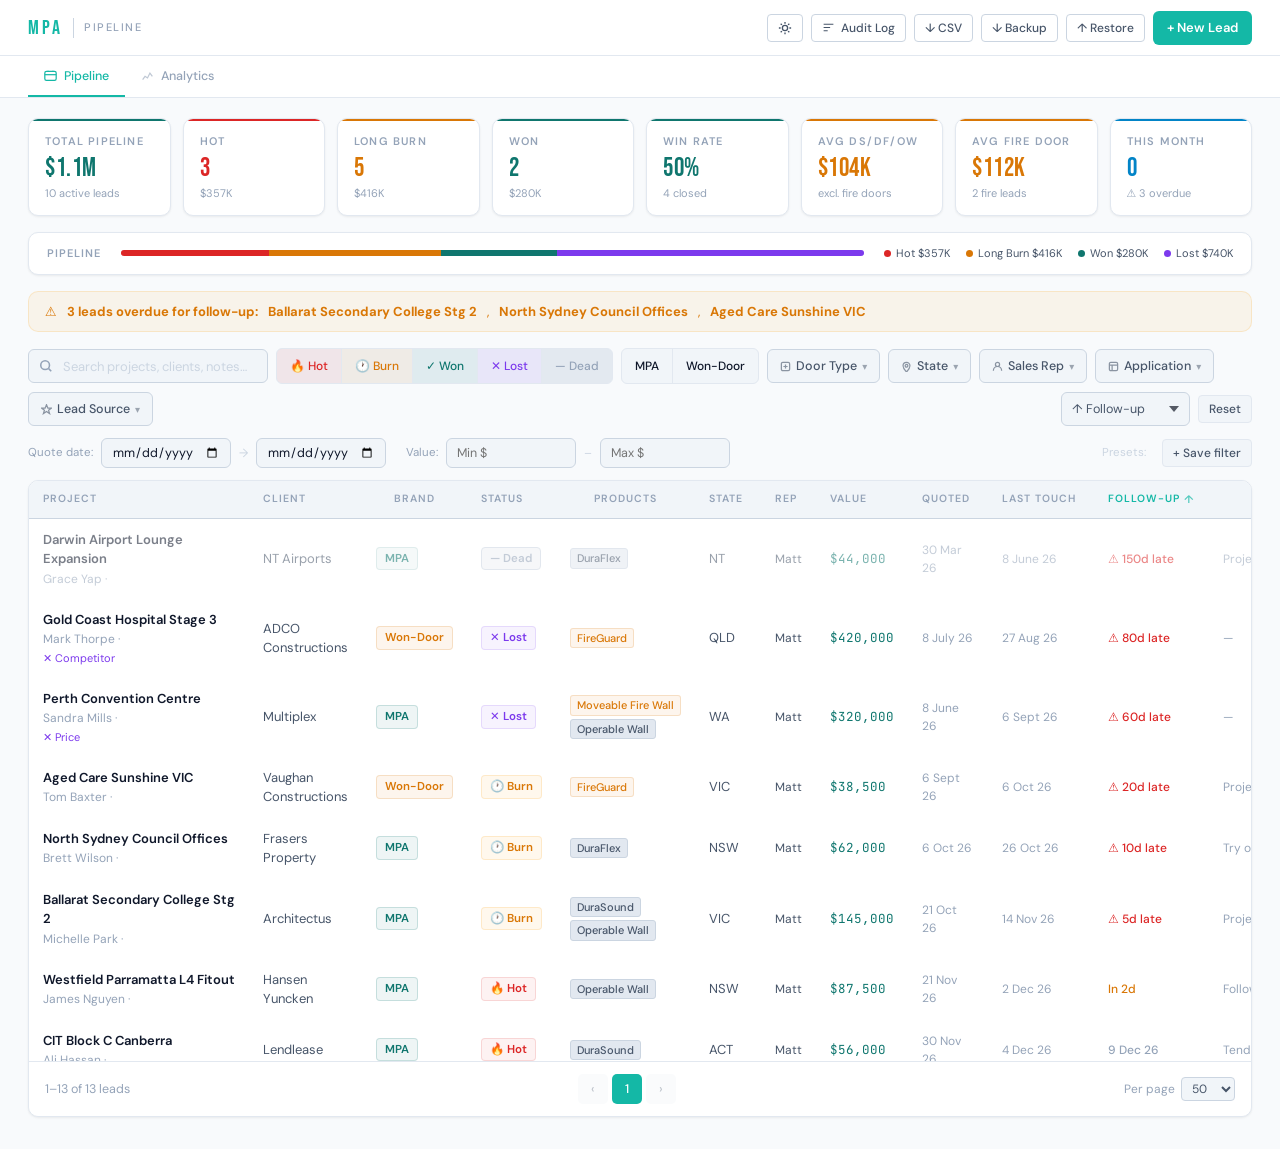
<file: Lead Tracker.html>
<!DOCTYPE html>
<html lang="en">
<head>
<meta charset="UTF-8">
<meta name="viewport" content="width=device-width, initial-scale=1.0">
<title>MPA · Pipeline</title>
<link href="https://fonts.googleapis.com/css2?family=Bebas+Neue&family=DM+Sans:ital,opsz,wght@0,9..40,300..700;1,9..40,300..700&family=JetBrains+Mono:wght@400;500&display=swap" rel="stylesheet">
<style>
/* ─── DESIGN TOKENS ──────────────────────────────────────────────────────── */
:root {
  /* ── Light Theme (Clean Analytics) ───── */
  --ink-0:   #F8FAFC;
  --ink-1:   #FFFFFF;
  --ink-2:   #F1F5F9;
  --ink-3:   #E2E8F0;
  --ink-4:   #CBD5E1;
  --line:    #E2E8F0;
  --line2:   #CBD5E1;
  --text-1:  #0F172A;
  --text-2:  #475569;
  --text-3:  #94A3B8;
  --text-4:  #CBD5E1;

  --lime:    #0F766E;
  --lime-bg: rgba(15,118,110,0.07);
  --lime-bd: rgba(15,118,110,0.18);
  --gold:    #D97706;
  --gold-bg: rgba(217,119,6,0.07);
  --gold-bd: rgba(217,119,6,0.18);
  --red:     #DC2626;
  --red-bg:  rgba(220,38,38,0.06);
  --red-bd:  rgba(220,38,38,0.14);
  --amber:   #D97706;
  --amb-bg:  rgba(245,158,11,0.07);
  --amb-bd:  rgba(245,158,11,0.16);
  --teal:    #0F766E;
  --teal-bg: rgba(15,118,110,0.07);
  --amber-bg: rgba(245,158,11,0.08);
  --teal-bd: rgba(15,118,110,0.18);
  --violet:  #7C3AED;
  --vio-bg:  rgba(124,58,237,0.06);
  --vio-bd:  rgba(124,58,237,0.14);
  --sky:     #0284C7;
  --sky-bg:  rgba(2,132,199,0.06);
  --sky-bd:  rgba(2,132,199,0.14);
  --slate:   rgba(148,163,184,0.15);

  --accent:  #14B8A6;
  --accent-text: #FFFFFF;

  --radius-sm: 6px;
  --radius:    10px;
  --radius-lg: 14px;
  --shadow-sm: 0 1px 3px rgba(0,0,0,0.04), 0 1px 2px rgba(0,0,0,0.03);
  --shadow:    0 4px 16px rgba(0,0,0,0.06), 0 1px 3px rgba(0,0,0,0.04);
  --shadow-lg: 0 12px 40px rgba(0,0,0,0.10), 0 4px 12px rgba(0,0,0,0.05);

  --header-h: 56px;
  --subnav-h: 42px;
  --page-px: 28px;

  --overlay-bg: rgba(15,23,42,0.4);
  --bar-fill-text: #FFFFFF;
  --donut-center: var(--ink-1);
}

/* ── Dark Theme (Professional Power Mode) ───── */
[data-theme="dark"] {
  --ink-0:   #0F172A;
  --ink-1:   #1E293B;
  --ink-2:   #263348;
  --ink-3:   #334155;
  --ink-4:   #475569;
  --line:    #334155;
  --line2:   #475569;
  --text-1:  #F1F5F9;
  --text-2:  #CBD5E1;
  --text-3:  #64748B;
  --text-4:  #475569;

  --lime:    #22C55E;
  --lime-bg: rgba(34,197,94,0.10);
  --lime-bd: rgba(34,197,94,0.22);
  --gold:    #F59E0B;
  --gold-bg: rgba(245,158,11,0.10);
  --gold-bd: rgba(245,158,11,0.22);
  --red:     #F87171;
  --red-bg:  rgba(248,113,113,0.10);
  --red-bd:  rgba(248,113,113,0.20);
  --amber:   #FBBF24;
  --amb-bg:  rgba(251,191,36,0.10);
  --amb-bd:  rgba(251,191,36,0.20);
  --teal:    #22C55E;
  --teal-bg: rgba(34,197,94,0.10);
  --amber-bg: rgba(251,191,36,0.12);
  --teal-bd: rgba(34,197,94,0.22);
  --violet:  #A78BFA;
  --vio-bg:  rgba(167,139,250,0.10);
  --vio-bd:  rgba(167,139,250,0.22);
  --sky:     #38BDF8;
  --sky-bg:  rgba(56,189,248,0.10);
  --sky-bd:  rgba(56,189,248,0.22);
  --slate:   rgba(148,163,184,0.20);

  --accent:  #22C55E;
  --accent-text: #0F172A;

  --shadow-sm: 0 2px 8px rgba(0,0,0,0.25);
  --shadow:    0 8px 28px rgba(0,0,0,0.35);
  --shadow-lg: 0 20px 56px rgba(0,0,0,0.55);

  --overlay-bg: rgba(0,0,0,0.65);
  --bar-fill-text: rgba(15,23,42,0.9);
  --donut-center: var(--ink-1);
}

/* ─── RESET ──────────────────────────────────────────────────────────────── */
*, *::before, *::after { box-sizing: border-box; margin: 0; padding: 0; }
html { font-size: 14px; }
body {
  background: var(--ink-0);
  color: var(--text-1);
  font-family: 'DM Sans', system-ui, sans-serif;
  line-height: 1.5;
  min-height: 100vh;
  overflow-x: hidden;
}
button, input, select, textarea {
  font-family: inherit;
  font-size: inherit;
}
button { cursor: pointer; }
a { color: inherit; text-decoration: none; }

/* Background texture removed for clean production look */
.app { position: relative; z-index: 1; min-height: 100vh; display: flex; flex-direction: column; }

/* ─── HEADER ─────────────────────────────────────────────────────────────── */
.header {
  height: var(--header-h);
  background: var(--ink-1);
  border-bottom: 1px solid var(--line);
  display: flex; align-items: center;
  padding: 0 var(--page-px);
  gap: 16px;
  position: sticky; top: 0; z-index: 200;
  flex-shrink: 0;
}
.logo {
  display: flex; align-items: center; gap: 10px;
  margin-right: 8px;
}
.logo-wordmark {
  font-family: 'Bebas Neue', sans-serif;
  font-size: 20px; letter-spacing: 3px;
  color: var(--accent); line-height: 1;
}
.logo-pipe {
  width: 1px; height: 20px;
  background: var(--line2);
}
.logo-sub {
  font-size: 11px; font-weight: 500;
  color: var(--text-3);
  letter-spacing: 1.5px;
  text-transform: uppercase;
}
.header-spacer { flex: 1; }
.header-actions { display: flex; align-items: center; gap: 8px; }

/* ─── SUBNAV TABS ─────────────────────────────────────────────────────────── */
.subnav {
  height: var(--subnav-h);
  background: var(--ink-1);
  border-bottom: 1px solid var(--line);
  display: flex; align-items: stretch;
  padding: 0 var(--page-px);
  gap: 0;
  position: sticky; top: var(--header-h); z-index: 190;
  flex-shrink: 0;
}
.tab-btn {
  display: flex; align-items: center; gap: 7px;
  padding: 0 16px;
  font-size: 12.5px; font-weight: 500;
  color: var(--text-3);
  background: none; border: none;
  border-bottom: 2px solid transparent;
  transition: color .15s, border-color .15s;
  white-space: nowrap;
}
.tab-btn svg { opacity: .6; transition: opacity .15s; }
.tab-btn:hover { color: var(--text-2); }
.tab-btn.active { color: var(--accent); border-bottom-color: var(--accent); }
.tab-btn.active svg { opacity: 1; }

/* ─── PAGE CONTENT ───────────────────────────────────────────────────────── */
.page { display: none; flex-direction: column; flex: 1; }
.page.active { display: flex; }
.page-inner { padding: 20px var(--page-px) 32px; }

/* ─── BUTTONS ─────────────────────────────────────────────────────────────── */
.btn {
  display: inline-flex; align-items: center; gap: 6px;
  padding: 0 14px; height: 34px;
  border-radius: var(--radius-sm);
  border: none; font-size: 13px; font-weight: 500;
  transition: all .15s; white-space: nowrap;
}
.btn-primary { background: var(--accent); color: var(--accent-text); font-weight: 600; }
.btn-primary:hover { filter: brightness(1.1); transform: translateY(-1px); box-shadow: 0 4px 14px rgba(20,184,166,0.25); }
.btn-ghost {
  background: transparent; color: var(--text-2);
  border: 1px solid var(--line2);
}
.btn-ghost:hover { border-color: var(--line2); background: var(--ink-2); color: var(--text-1); }
.btn-dim {
  background: var(--ink-2); color: var(--text-2);
  border: 1px solid var(--line);
}
.btn-dim:hover { background: var(--ink-3); color: var(--text-1); }
.btn-danger { background: var(--red-bg); color: var(--red); border: 1px solid var(--red-bd); }
.btn-danger:hover { background: rgba(232,64,64,.2); }
.btn-sm { height: 28px; padding: 0 10px; font-size: 12px; border-radius: 4px; }
.btn-xs { height: 24px; padding: 0 8px; font-size: 11px; border-radius: 4px; }
.btn:disabled { opacity: .45; pointer-events: none; }

/* ─── STAT CARDS ─────────────────────────────────────────────────────────── */
.kpi-row {
  display: grid;
  grid-template-columns: repeat(auto-fit, minmax(140px, 1fr));
  gap: 12px;
  margin-bottom: 16px;
}
.kpi {
  background: var(--ink-1);
  border: 1px solid var(--line);
  border-radius: var(--radius);
  padding: 14px 16px;
  transition: border-color .2s;
  position: relative; overflow: hidden;
}
.kpi::after {
  content: '';
  position: absolute; top: 0; left: 0; right: 0;
  height: 2px;
  opacity: 0; transition: opacity .2s;
}
.kpi:hover { border-color: var(--line2); box-shadow: var(--shadow-sm); }
.kpi.accent-lime::after { background: var(--lime); opacity: 1; }
.kpi.accent-amber::after { background: var(--amber); opacity: 1; }
.kpi.accent-red::after { background: var(--red); opacity: 1; }
.kpi.accent-teal::after { background: var(--teal); opacity: 1; }
.kpi.accent-gold::after { background: var(--gold); opacity: 1; }
.kpi.accent-violet::after { background: var(--violet); opacity: 1; }
.kpi.accent-sky::after { background: var(--sky); opacity: 1; }
.kpi-label { font-size: 11px; font-weight: 600; text-transform: uppercase; letter-spacing: 1.2px; color: var(--text-3); margin-bottom: 6px; }
.kpi-value { font-family: 'Bebas Neue', sans-serif; font-size: 26px; line-height: 1; letter-spacing: .5px; }
.kpi-value.lime { color: var(--lime); }
.kpi-value.amber { color: var(--amber); }
.kpi-value.red { color: var(--red); }
.kpi-value.teal { color: var(--teal); }
.kpi-value.gold { color: var(--gold); }
.kpi-value.violet { color: var(--violet); }
.kpi-value.sky { color: var(--sky); }
.kpi-sub { font-size: 11px; color: var(--text-3); margin-top: 3px; }

/* ─── PIPELINE BAR ───────────────────────────────────────────────────────── */
.pipeline-bar-card {
  background: var(--ink-1);
  border: 1px solid var(--line);
  border-radius: var(--radius);
  padding: 12px 18px;
  margin-bottom: 16px;
  display: flex; align-items: center; gap: 20px; flex-wrap: wrap;
}
.pb-label { font-size: 11px; font-weight: 600; color: var(--text-3); text-transform: uppercase; letter-spacing: 1px; white-space: nowrap; }
.pb-track { flex: 1; height: 6px; background: var(--ink-3); border-radius: 3px; overflow: hidden; display: flex; min-width: 120px; }
.pb-seg { height: 100%; transition: width .6s ease; }
.pb-legend { display: flex; gap: 16px; flex-wrap: wrap; }
.pb-leg { display: flex; align-items: center; gap: 5px; font-size: 11px; color: var(--text-2); white-space: nowrap; }
.pb-dot { width: 7px; height: 7px; border-radius: 50%; flex-shrink: 0; }

/* ─── ALERT BANNER ───────────────────────────────────────────────────────── */
.alert { background: var(--amb-bg); border: 1px solid var(--amb-bd); border-radius: var(--radius); padding: 10px 16px; display: flex; align-items: center; gap: 10px; font-size: 13px; color: var(--amber); margin-bottom: 16px; }

/* ─── TOOLBAR ─────────────────────────────────────────────────────────────── */
.toolbar {
  display: flex; align-items: center; gap: 8px; flex-wrap: wrap;
  margin-bottom: 12px;
}
.toolbar-row2 {
  display: flex; align-items: center; gap: 8px; flex-wrap: wrap;
  margin-bottom: 12px;
}

/* Search */
.search-wrap { position: relative; }
.search-wrap input {
  background: var(--ink-2); border: 1px solid var(--line2);
  border-radius: var(--radius-sm);
  padding: 0 12px 0 34px; height: 34px; width: 240px;
  color: var(--text-1); font-size: 13px; outline: none;
  transition: border-color .15s, width .2s;
}
.search-wrap input:focus { border-color: var(--accent); width: 280px; }
.search-wrap input::placeholder { color: var(--text-4); }
.search-ico {
  position: absolute; left: 11px; top: 50%; transform: translateY(-50%);
  color: var(--text-3); pointer-events: none;
}

/* Status toggles */
.status-toggles { display: flex; background: var(--ink-2); border: 1px solid var(--line); border-radius: var(--radius-sm); overflow: hidden; }
.stoggle {
  padding: 0 13px; height: 34px;
  font-size: 12px; font-weight: 500;
  background: none; border: none; border-right: 1px solid var(--line);
  color: var(--text-4);
  transition: all .15s;
}
.stoggle:last-child { border-right: none; }
.stoggle.on { color: var(--text-1); }
.stoggle[data-s="Hot"].on { background: var(--red-bg); color: var(--red); }
.stoggle[data-s="Long Burn"].on { background: var(--amb-bg); color: var(--amber); }
.stoggle[data-s="Won"].on { background: var(--teal-bg); color: var(--teal); }
.stoggle[data-s="Lost"].on { background: var(--vio-bg); color: var(--violet); }
.stoggle[data-s="Dead"].on { background: var(--slate); color: var(--text-3); }

/* Dropdown pills */
.dpill {
  display: flex; align-items: center; gap: 5px;
  padding: 0 12px; height: 34px;
  background: var(--ink-2); border: 1px solid var(--line2);
  border-radius: var(--radius-sm);
  font-size: 12.5px; font-weight: 500; color: var(--text-2);
  transition: all .15s; white-space: nowrap;
  position: relative;
}
.dpill:hover { border-color: var(--line2); background: var(--ink-3); color: var(--text-1); }
.dpill.active { border-color: var(--lime-bd); background: var(--lime-bg); color: var(--accent); }
.dpill svg { opacity: .6; flex-shrink: 0; }
.dpill-caret { font-size: 10px; opacity: .5; }

.dropdown-wrap { position: relative; }
.dropdown-menu {
  display: none; position: absolute; top: calc(100% + 6px); left: 0;
  background: var(--ink-2); border: 1px solid var(--line2);
  border-radius: var(--radius); padding: 6px;
  z-index: 120; min-width: 180px;
  box-shadow: var(--shadow);
  max-height: 280px; overflow-y: auto;
}
.dropdown-wrap.open .dropdown-menu { display: block; }
.dopt {
  display: flex; align-items: center; gap: 9px;
  padding: 8px 10px; border-radius: 5px;
  font-size: 12.5px; color: var(--text-2); cursor: pointer;
  transition: all .1s; white-space: nowrap;
}
.dopt:hover { background: var(--ink-3); color: var(--text-1); }
.dopt.sel { background: var(--lime-bg); color: var(--accent); }
.dopt-chk {
  width: 15px; height: 15px; border-radius: 3px;
  border: 1px solid var(--line2);
  display: flex; align-items: center; justify-content: center;
  font-size: 10px; flex-shrink: 0; transition: all .1s;
}
.dopt.sel .dopt-chk { background: var(--accent); border-color: var(--accent); color: var(--accent-text); }
.dopt-sep { height: 1px; background: var(--line); margin: 5px 0; }
.dopt-clear { color: var(--text-3); font-size: 12px; }
.dopt-clear:hover { color: var(--red); background: var(--red-bg); }

/* Sort select */
.sort-sel {
  background: var(--ink-2); border: 1px solid var(--line2);
  border-radius: var(--radius-sm); padding: 0 10px; height: 34px;
  color: var(--text-2); font-size: 12.5px; outline: none;
  appearance: none; padding-right: 28px;
  background-image: url("data:image/svg+xml,%3Csvg xmlns='http://www.w3.org/2000/svg' width='10' height='6'%3E%3Cpath d='M0 0l5 6 5-6z' fill='%23555a65'/%3E%3C/svg%3E");
  background-repeat: no-repeat; background-position: right 10px center;
  cursor: pointer;
}
.sort-sel:focus { border-color: var(--accent); }

/* Range filter row */
.range-row { display: flex; align-items: center; gap: 8px; }
.range-label { font-size: 11.5px; color: var(--text-3); white-space: nowrap; }
.range-input {
  background: var(--ink-2); border: 1px solid var(--line2);
  border-radius: var(--radius-sm); padding: 0 10px; height: 30px;
  color: var(--text-1); font-size: 12.5px; outline: none; width: 130px;
}
.range-input:focus { border-color: var(--accent); }
.range-sep { color: var(--text-4); font-size: 12px; }

/* Filter preset row */
.preset-row { display: flex; align-items: center; gap: 8px; flex-wrap: wrap; }
.preset-chip {
  display: flex; align-items: center; gap: 5px;
  padding: 3px 10px; border-radius: 20px;
  font-size: 11.5px; font-weight: 500;
  background: var(--ink-3); border: 1px solid var(--line2);
  color: var(--text-2); transition: all .15s;
}
.preset-chip:hover { border-color: var(--lime-bd); color: var(--accent); }
.preset-chip.active { background: var(--lime-bg); border-color: var(--lime-bd); color: var(--accent); }
.preset-chip .preset-del { color: var(--text-4); margin-left: 3px; font-size: 13px; line-height: 1; }
.preset-chip .preset-del:hover { color: var(--red); }
.preset-label { font-size: 11.5px; color: var(--text-4); }

/* ─── TABLE ──────────────────────────────────────────────────────────────── */
.table-wrap {
  border: 1px solid var(--line);
  border-radius: var(--radius);
  overflow: hidden;
  background: var(--ink-1);
}
.table-scroll { overflow-x: auto; overflow-y: auto; max-height: calc(100vh - 320px); }
table {
  width: 100%; border-collapse: separate;
  border-spacing: 0;
}
thead { position: sticky; top: 0; z-index: 10; }
thead tr { background: var(--ink-2); }
th {
  padding: 10px 14px;
  font-size: 10.5px; font-weight: 600; text-transform: uppercase;
  letter-spacing: 1px; color: var(--text-3);
  border-bottom: 1px solid var(--line2);
  white-space: nowrap; user-select: none;
  transition: color .15s;
}
th.sortable { cursor: pointer; }
th.sortable:hover { color: var(--text-2); }
th.sorted { color: var(--accent); }
.th-inner { display: flex; align-items: center; gap: 4px; }
.sort-ico { font-size: 11px; opacity: .7; }

tbody tr {
  border-bottom: 1px solid var(--line);
  transition: background .1s;
  cursor: pointer;
}
tbody tr:last-child { border-bottom: none; }
tbody tr:hover { background: var(--ink-2); }
tbody tr.row-overdue { border-left: 2px solid var(--red); }
tbody tr.row-soon { border-left: 2px solid var(--amber); }
tbody tr.row-lost { border-left: 2px solid var(--violet); }
tbody tr.row-won { border-left: 2px solid var(--teal); }
tbody tr.row-dead { opacity: .55; }
td {
  padding: 11px 14px;
  font-size: 13px; color: var(--text-2);
  vertical-align: middle;
}
td.td-name { min-width: 220px; }
.td-project { font-weight: 600; color: var(--text-1); font-size: 13px; }
.td-client { font-size: 12px; color: var(--text-3); margin-top: 1px; }
.td-lost-tag { font-size: 11px; color: var(--violet); margin-top: 2px; }
td.td-actions { white-space: nowrap; text-align: right; }
.actions-wrap { display: flex; gap: 5px; justify-content: flex-end; }

/* Badges */
.badge {
  display: inline-flex; align-items: center;
  padding: 2px 8px; border-radius: 4px;
  font-size: 11.5px; font-weight: 600; white-space: nowrap;
}
.badge-hot { background: var(--red-bg); color: var(--red); border: 1px solid var(--red-bd); }
.badge-burn { background: var(--amb-bg); color: var(--amber); border: 1px solid var(--amb-bd); }
.badge-won { background: var(--teal-bg); color: var(--teal); border: 1px solid var(--teal-bd); }
.badge-lost { background: var(--vio-bg); color: var(--violet); border: 1px solid var(--vio-bd); }
.badge-dead { background: var(--slate); color: var(--text-3); border: 1px solid var(--line2); }
.badge-mpa { background: var(--lime-bg); color: var(--lime); border: 1px solid var(--lime-bd); }
.badge-wd { background: var(--gold-bg); color: var(--gold); border: 1px solid var(--gold-bd); }

.prod-tag {
  display: inline-flex; align-items: center;
  padding: 1px 6px; border-radius: 3px;
  font-size: 11px; font-weight: 500; white-space: nowrap;
  background: var(--ink-3); color: var(--text-2);
  border: 1px solid var(--line2);
}
.prod-tag.fire { background: var(--gold-bg); color: var(--gold); border-color: var(--gold-bd); }
.prods-cell { display: flex; flex-wrap: wrap; gap: 3px; max-width: 200px; }

.mono { font-family: 'JetBrains Mono', monospace; font-size: 12.5px; }
.val-lime { color: var(--lime); }

.days-pill { display: inline-flex; align-items: center; gap: 4px; font-size: 12px; font-weight: 500; }
.days-pill.overdue { color: var(--red); }
.days-pill.soon { color: var(--amber); }
.days-pill.ok { color: var(--text-3); }

/* ─── PAGINATION ─────────────────────────────────────────────────────────── */
.pagination {
  display: flex; align-items: center; justify-content: space-between;
  padding: 12px 16px;
  border-top: 1px solid var(--line);
  background: var(--ink-1);
  border-radius: 0 0 var(--radius) var(--radius);
}
.pg-info { font-size: 12.5px; color: var(--text-3); }
.pg-btns { display: flex; gap: 4px; }
.pg-btn {
  width: 30px; height: 30px; border-radius: 5px;
  display: flex; align-items: center; justify-content: center;
  font-size: 12.5px; font-weight: 500; border: none;
  background: var(--ink-2); color: var(--text-2); cursor: pointer;
  transition: all .15s;
}
.pg-btn:hover:not(:disabled) { background: var(--ink-3); color: var(--text-1); }
.pg-btn.active { background: var(--accent); color: var(--accent-text); }
.pg-btn:disabled { opacity: .35; pointer-events: none; }
.pg-perpage {
  display: flex; align-items: center; gap: 6px;
  font-size: 12px; color: var(--text-3);
}
.pg-perpage select {
  background: var(--ink-2); border: 1px solid var(--line2);
  border-radius: 4px; padding: 2px 6px; color: var(--text-2);
  font-size: 12px; outline: none;
}

/* ─── EMPTY STATE ────────────────────────────────────────────────────────── */
.empty {
  display: flex; flex-direction: column; align-items: center;
  padding: 60px 24px; gap: 10px;
}
.empty-icon { font-size: 42px; line-height: 1; }
.empty-title { font-size: 15px; font-weight: 600; color: var(--text-2); }
.empty-sub { font-size: 13px; color: var(--text-3); }

/* ─── MODAL ──────────────────────────────────────────────────────────────── */
.overlay {
  display: none; position: fixed; inset: 0;
  background: var(--overlay-bg); backdrop-filter: blur(6px);
  z-index: 500; align-items: center; justify-content: center;
}
.overlay.open { display: flex; }
.modal {
  background: var(--ink-1); border: 1px solid var(--line2);
  border-radius: var(--radius-lg);
  width: 600px; max-width: 96vw; max-height: 92vh;
  overflow-y: auto;
  box-shadow: var(--shadow-lg);
  animation: mIn .18s ease;
}
.modal-lg { width: 720px; }
.modal-sm { width: 440px; }
@keyframes mIn { from { opacity:0; transform:scale(.96) translateY(-10px); } to { opacity:1; transform:scale(1) translateY(0); } }
.modal-head {
  padding: 18px 24px 14px;
  border-bottom: 1px solid var(--line);
  display: flex; align-items: center; justify-content: space-between;
  position: sticky; top: 0; background: var(--ink-1); z-index: 10;
}
.modal-title { font-family: 'Bebas Neue', sans-serif; font-size: 19px; letter-spacing: 1px; color: var(--accent); }
.modal-close {
  background: none; border: none; color: var(--text-3);
  font-size: 18px; line-height: 1; padding: 4px; transition: color .15s;
}
.modal-close:hover { color: var(--text-1); }
.modal-body { padding: 20px 24px; }
.modal-foot {
  padding: 14px 24px; border-top: 1px solid var(--line);
  display: flex; justify-content: flex-end; gap: 8px;
  position: sticky; bottom: 0; background: var(--ink-1);
}

/* Form */
.frow { display: grid; grid-template-columns: 1fr 1fr; gap: 14px; margin-bottom: 14px; }
.fgrp { display: flex; flex-direction: column; gap: 5px; }
.fgrp.full { grid-column: 1 / -1; }
.fgrp.third { grid-column: span 1; }
.flabel {
  font-size: 10.5px; font-weight: 600; text-transform: uppercase;
  letter-spacing: .9px; color: var(--text-3);
}
.flabel.required::after { content: ' *'; color: var(--accent); }
.finput, .fselect, .ftextarea {
  background: var(--ink-2); border: 1px solid var(--line2);
  border-radius: var(--radius-sm); padding: 8px 11px;
  color: var(--text-1); font-size: 13px; outline: none;
  transition: border-color .15s;
  width: 100%;
}
.finput:focus, .fselect:focus, .ftextarea:focus { border-color: var(--accent); }
.finput::placeholder, .ftextarea::placeholder { color: var(--text-4); }
.ftextarea { resize: vertical; min-height: 70px; line-height: 1.5; }
.ferr { font-size: 11.5px; color: var(--red); margin-top: 3px; display: none; }
.ferr.show { display: block; }

.prod-checks { display: flex; flex-direction: column; gap: 5px; background: var(--ink-2); border: 1px solid var(--line2); border-radius: var(--radius-sm); padding: 9px 11px; }
.chk-row { display: flex; align-items: center; gap: 8px; font-size: 13px; color: var(--text-2); cursor: pointer; }
.chk-row:hover { color: var(--text-1); }
.chk-row input { accent-color: var(--accent); width: 14px; height: 14px; cursor: pointer; flex-shrink: 0; }

/* Lost section */
.lost-box {
  background: var(--vio-bg); border: 1px solid var(--vio-bd);
  border-radius: var(--radius); padding: 14px;
  margin-bottom: 14px; display: none;
}
.lost-box.show { display: block; }
.lost-box-title { font-size: 11px; font-weight: 600; text-transform: uppercase; letter-spacing: .9px; color: var(--violet); margin-bottom: 10px; }
.reason-chips { display: flex; flex-wrap: wrap; gap: 6px; margin-bottom: 10px; }
.r-chip {
  padding: 4px 12px; border-radius: 20px;
  font-size: 12px; font-weight: 500;
  background: var(--ink-2); border: 1px solid var(--line2);
  color: var(--text-2); transition: all .15s;
}
.r-chip:hover { border-color: var(--violet); color: var(--violet); }
.r-chip.sel { background: var(--vio-bg); border-color: var(--vio-bd); color: var(--violet); }

/* Notes / audit */
.notes-list { display: flex; flex-direction: column; gap: 6px; max-height: 180px; overflow-y: auto; margin-top: 8px; }
.note-item {
  background: var(--ink-2); border-radius: 6px;
  padding: 8px 11px; font-size: 12px; color: var(--text-2);
}
.note-meta { font-size: 11px; color: var(--text-3); font-family: 'JetBrains Mono', monospace; margin-bottom: 2px; }

.audit-list { display: flex; flex-direction: column; gap: 4px; max-height: 240px; overflow-y: auto; }
.audit-item { display: flex; align-items: flex-start; gap: 10px; padding: 7px 10px; border-radius: 5px; background: var(--ink-2); font-size: 12px; }
.audit-time { font-family: 'JetBrains Mono', monospace; font-size: 10.5px; color: var(--text-3); white-space: nowrap; margin-top: 1px; }
.audit-text { color: var(--text-2); flex: 1; }
.audit-who { font-weight: 600; color: var(--text-1); }

/* ─── TOUCH MODAL ────────────────────────────────────────────────────────── */
.quick-dates { display: flex; flex-wrap: wrap; gap: 5px; margin-top: 5px; }
.qd-btn {
  padding: 4px 11px; border-radius: 4px;
  font-size: 12px; font-weight: 500;
  background: var(--ink-2); border: 1px solid var(--line2);
  color: var(--text-2); transition: all .15s;
}
.qd-btn:hover { border-color: var(--accent); color: var(--accent); }
.qd-btn.sel { background: var(--lime-bg); border-color: var(--lime-bd); color: var(--accent); }

/* ─── ANALYTICS ──────────────────────────────────────────────────────────── */
.analytics-grid { display: grid; grid-template-columns: 1fr 1fr; gap: 16px; }
.analytics-grid.cols3 { grid-template-columns: 1fr 1fr 1fr; }
.analytics-grid.cols4 { grid-template-columns: 1fr 1fr 1fr 1fr; }
.chart-card {
  background: var(--ink-1); border: 1px solid var(--line);
  border-radius: var(--radius); padding: 20px 22px;
  box-shadow: var(--shadow-sm);
}
.chart-card.span2 { grid-column: span 2; }
.chart-head { margin-bottom: 16px; }
.chart-title { font-size: 12px; font-weight: 600; text-transform: uppercase; letter-spacing: 1px; color: var(--text-2); }
.chart-sub { font-size: 12px; color: var(--text-3); margin-top: 3px; }

.bar-chart { display: flex; flex-direction: column; gap: 9px; }
.bar-row { display: flex; align-items: center; gap: 10px; }
.bar-lbl { font-size: 12px; color: var(--text-2); width: 44px; text-align: right; flex-shrink: 0; white-space: nowrap; }
.bar-lbl-wide { width: 100px; font-size: 12px; color: var(--text-2); flex-shrink: 0; white-space: nowrap; overflow: hidden; text-overflow: ellipsis; }
.bar-track { flex: 1; height: 18px; background: var(--ink-3); border-radius: 3px; overflow: hidden; }
.bar-fill { height: 100%; border-radius: 3px; transition: width .6s ease; display: flex; align-items: center; padding: 0 7px; }
.bar-fill-val { font-size: 11px; font-weight: 600; color: var(--bar-fill-text); font-family: 'JetBrains Mono', monospace; white-space: nowrap; }
.bar-ext { font-size: 11px; color: var(--text-3); margin-left: 6px; font-family: 'JetBrains Mono', monospace; white-space: nowrap; }

.donut-wrap { display: flex; align-items: center; gap: 20px; }
.donut-legend { flex: 1; display: flex; flex-direction: column; gap: 7px; }
.d-leg-row { display: flex; align-items: center; justify-content: space-between; }
.d-leg-l { display: flex; align-items: center; gap: 7px; font-size: 12.5px; color: var(--text-2); }
.d-leg-dot { width: 9px; height: 9px; border-radius: 50%; flex-shrink: 0; }
.d-leg-v { font-size: 12.5px; font-family: 'JetBrains Mono', monospace; color: var(--text-1); }

.month-chart { display: flex; align-items: flex-end; gap: 5px; height: 100px; }
.m-col { flex: 1; display: flex; flex-direction: column; align-items: center; gap: 4px; height: 100%; }
.m-bars { flex: 1; width: 100%; display: flex; flex-direction: column; justify-content: flex-end; }
.m-bar { width: 100%; border-radius: 2px 2px 0 0; transition: height .5s ease; min-height: 2px; }
.m-lbl { font-size: 10px; color: var(--text-3); white-space: nowrap; }

.win-big { text-align: center; padding: 8px 0 4px; }
.win-num { font-family: 'Bebas Neue', sans-serif; font-size: 44px; letter-spacing: 2px; line-height: 1; }
.win-lbl { font-size: 12px; color: var(--text-3); margin-top: 4px; }
.win-breakdown { display: flex; justify-content: center; gap: 24px; margin-top: 14px; }
.wb-item { text-align: center; }
.wb-v { font-family: 'Bebas Neue', sans-serif; font-size: 24px; line-height: 1; }
.wb-l { font-size: 10px; color: var(--text-3); text-transform: uppercase; letter-spacing: .5px; margin-top: 2px; }

.avg-grid { display: grid; grid-template-columns: 1fr 1fr; gap: 10px; }
.avg-card { background: var(--ink-2); border-radius: var(--radius-sm); padding: 12px; text-align: center; }
.avg-v { font-family: 'Bebas Neue', sans-serif; font-size: 22px; line-height: 1; margin-bottom: 4px; }
.avg-l { font-size: 10.5px; color: var(--text-3); text-transform: uppercase; letter-spacing: .5px; }

.lost-tbl { width: 100%; border-collapse: collapse; }
.lost-tbl th { font-size: 10.5px; font-weight: 600; text-transform: uppercase; letter-spacing: .8px; color: var(--text-3); padding: 0 8px 8px; text-align: left; }
.lost-tbl th:last-child { text-align: right; }
.lost-tbl td { padding: 7px 8px; font-size: 12.5px; color: var(--text-2); border-top: 1px solid var(--line); }
.lost-tbl td:first-child { color: var(--violet); font-weight: 600; }
.lost-tbl td:last-child { text-align: right; font-family: 'JetBrains Mono', monospace; font-size: 12px; }

.state-tbl { width: 100%; border-collapse: collapse; }
.state-tbl th { font-size: 10.5px; font-weight: 600; text-transform: uppercase; letter-spacing: .8px; color: var(--text-3); padding: 0 8px 8px; text-align: right; }
.state-tbl th:first-child { text-align: left; }
.state-tbl td { padding: 7px 8px; font-size: 12.5px; color: var(--text-2); border-top: 1px solid var(--line); text-align: right; }
.state-tbl td:first-child { color: var(--text-1); font-weight: 600; text-align: left; }

/* ─── ANALYTICS TOOLBAR ────────────────────────────────────────────────── */
.analytics-toolbar {
  display: flex; align-items: center; gap: 10px; flex-wrap: wrap;
  margin-bottom: 20px; padding: 12px 16px;
  background: var(--ink-1); border: 1px solid var(--line);
  border-radius: var(--radius); box-shadow: var(--shadow-sm);
}
.analytics-toolbar .at-label {
  font-size: 11px; font-weight: 600; text-transform: uppercase;
  letter-spacing: 1px; color: var(--text-3); white-space: nowrap;
}
.at-quick-btn {
  padding: 5px 13px; border-radius: 20px;
  font-size: 12px; font-weight: 500;
  background: var(--ink-2); border: 1px solid var(--line2);
  color: var(--text-2); cursor: pointer; transition: all .15s;
}
.at-quick-btn:hover { border-color: var(--accent); color: var(--accent); }
.at-quick-btn.active { background: var(--lime-bg); border-color: var(--lime-bd); color: var(--accent); }
.at-date-input {
  background: var(--ink-2); border: 1px solid var(--line2);
  border-radius: var(--radius-sm); padding: 4px 10px; height: 30px;
  color: var(--text-1); font-size: 12px; outline: none; width: 130px;
}
.at-date-input:focus { border-color: var(--accent); }

/* ─── SECTION DIVIDER ────────────────────────────────────────────────────── */
.section-gap { height: 16px; }

/* ─── TOAST ──────────────────────────────────────────────────────────────── */
.toast {
  position: fixed; bottom: 24px; right: 24px;
  background: var(--ink-2); border: 1px solid var(--line2);
  border-radius: var(--radius); padding: 11px 18px;
  font-size: 13px; font-weight: 500;
  z-index: 900; transform: translateY(12px); opacity: 0;
  transition: all .25s ease; box-shadow: var(--shadow);
  max-width: 340px;
}
.toast.show { transform: translateY(0); opacity: 1; }
.toast.ok { border-color: var(--lime-bd); color: var(--accent); }
.toast.err { border-color: var(--red-bd); color: var(--red); }
.toast.info { border-color: var(--sky-bd); color: var(--sky); }

/* ─── SCROLLBAR ──────────────────────────────────────────────────────────── */
::-webkit-scrollbar { width: 5px; height: 5px; }
::-webkit-scrollbar-track { background: var(--ink-1); }
::-webkit-scrollbar-thumb { background: var(--ink-4); border-radius: 3px; }
::-webkit-scrollbar-thumb:hover { background: var(--text-4); }

/* ─── RESPONSIVE ─────────────────────────────────────────────────────────── */
@media (max-width: 960px) {
  .analytics-grid, .analytics-grid.cols3, .analytics-grid.cols4 { grid-template-columns: 1fr; }
  .chart-card.span2 { grid-column: span 1; }
}
@media (max-width: 700px) {
  :root { --page-px: 16px; }
  .kpi-row { grid-template-columns: repeat(2, 1fr); }
  .frow { grid-template-columns: 1fr; }
}

/* ─── THEME-AWARE REFINEMENTS ───────────────────────────────────────────── */
.kpi { box-shadow: var(--shadow-sm); }
.table-wrap { box-shadow: var(--shadow-sm); }
.pipeline-bar-card { box-shadow: var(--shadow-sm); }

/* Light mode scrollbar */
:root:not([data-theme="dark"]) ::-webkit-scrollbar-track { background: var(--ink-0); }
:root:not([data-theme="dark"]) ::-webkit-scrollbar-thumb { background: #CBD5E1; border-radius: 3px; }
:root:not([data-theme="dark"]) ::-webkit-scrollbar-thumb:hover { background: #94A3B8; }

/* Smooth theme transition */
body, .header, .subnav, .kpi, .chart-card, .table-wrap, .modal,
.btn, .finput, .fselect, .ftextarea, .toast, .overlay,
.pipeline-bar-card, .toolbar, .badge, .prod-tag, .stoggle,
.dpill, .dropdown-menu, .preset-chip, .pg-btn, .alert,
tbody tr, thead tr, .note-item, .audit-item, .avg-card,
.lost-box, .search-wrap input, .sort-sel, .range-input,
.analytics-toolbar, .at-quick-btn, .at-date-input {
  transition: background-color .25s ease, color .25s ease, border-color .25s ease, box-shadow .25s ease;
}

/* Light theme status toggle refinements */
:root:not([data-theme="dark"]) .stoggle[data-s="Hot"].on { background: rgba(220,38,38,0.08); color: #DC2626; }
:root:not([data-theme="dark"]) .stoggle[data-s="Long Burn"].on { background: rgba(217,119,6,0.08); color: #D97706; }
:root:not([data-theme="dark"]) .stoggle[data-s="Won"].on { background: rgba(15,118,110,0.08); color: #0F766E; }
:root:not([data-theme="dark"]) .stoggle[data-s="Lost"].on { background: rgba(124,58,237,0.08); color: #7C3AED; }

/* Light mode table hover */
:root:not([data-theme="dark"]) tbody tr:hover { background: #F1F5F9; }

/* Header border refinement for light */
:root:not([data-theme="dark"]) .header { border-bottom: 1px solid #E2E8F0; }
:root:not([data-theme="dark"]) .subnav { border-bottom: 1px solid #E2E8F0; }

/* Theme toggle button */
#themeToggle { display: flex; align-items: center; justify-content: center; }
#themeToggle svg { transition: transform .3s ease; }
#themeToggle:hover svg { transform: rotate(30deg); }
</style>
</head>
<body>
<div class="app">

<!-- HEADER -->
<header class="header">
  <div class="logo">
    <span class="logo-wordmark">MPA</span>
    <div class="logo-pipe"></div>
    <span class="logo-sub">Pipeline</span>
  </div>
  <div class="header-spacer"></div>
  <div class="header-actions">
    <button class="btn btn-ghost btn-sm" onclick="toggleTheme()" id="themeToggle" title="Toggle dark mode">
      <svg width="14" height="14" viewBox="0 0 16 16" fill="none" stroke="currentColor" stroke-width="1.5" id="themeIcon"><path d="M8 1v2M8 13v2M1 8h2M13 8h2M3.05 3.05l1.41 1.41M11.54 11.54l1.41 1.41M3.05 12.95l1.41-1.41M11.54 4.46l1.41-1.41"/><circle cx="8" cy="8" r="3"/></svg>
    </button>
    <button class="btn btn-ghost btn-sm" onclick="openAuditModal()">
      <svg width="13" height="13" viewBox="0 0 16 16" fill="none" stroke="currentColor" stroke-width="1.5"><path d="M2 4h12M2 8h8M2 12h5"/></svg>
      Audit Log
    </button>
    <button class="btn btn-ghost btn-sm" onclick="exportCSV()">↓ CSV</button>
    <button class="btn btn-ghost btn-sm" onclick="exportJSON()">↓ Backup</button>
    <button class="btn btn-ghost btn-sm" onclick="triggerImport()">↑ Restore</button>
    <input type="file" id="jsonFile" accept=".json" onchange="importJSON(event)" style="display:none">
    <button class="btn btn-primary" onclick="openLead()">+ New Lead</button>
  </div>
</header>

<!-- SUBNAV -->
<div class="subnav">
  <button class="tab-btn active" onclick="switchTab('pipeline',this)">
    <svg width="13" height="13" viewBox="0 0 16 16" fill="none" stroke="currentColor" stroke-width="1.5"><rect x="1" y="3" width="14" height="11" rx="2"/><path d="M1 7h14"/><path d="M5 3V2M11 3V2"/></svg>
    Pipeline
  </button>
  <button class="tab-btn" onclick="switchTab('analytics',this)">
    <svg width="13" height="13" viewBox="0 0 16 16" fill="none" stroke="currentColor" stroke-width="1.5"><path d="M2 13l3-4 3 2 3-6 3 4"/></svg>
    Analytics
  </button>
</div>

<!-- PIPELINE PAGE -->
<div class="page active" id="page-pipeline">
  <div class="page-inner">

    <!-- KPI ROW -->
    <div class="kpi-row" id="kpiRow"></div>

    <!-- PIPELINE BAR -->
    <div class="pipeline-bar-card" id="pipelineBar"></div>

    <!-- ALERT -->
    <div class="alert" id="alertBanner" style="display:none"></div>

    <!-- TOOLBAR ROW 1: Search + Status + Brand + Dropdowns + Sort -->
    <div class="toolbar">
      <div class="search-wrap">
        <svg class="search-ico" width="14" height="14" viewBox="0 0 16 16" fill="none" stroke="currentColor" stroke-width="1.8"><circle cx="7" cy="7" r="5"/><path d="M11 11l3 3"/></svg>
        <input id="searchInput" type="text" placeholder="Search projects, clients, notes…" oninput="onSearch(this.value)">
      </div>

      <!-- Status toggles -->
      <div class="status-toggles">
        <button class="stoggle on" data-s="Hot" onclick="toggleStatus('Hot',this)" title="Hot">🔥 Hot</button>
        <button class="stoggle on" data-s="Long Burn" onclick="toggleStatus('Long Burn',this)" title="Long Burn">🕐 Burn</button>
        <button class="stoggle on" data-s="Won" onclick="toggleStatus('Won',this)" title="Won">✓ Won</button>
        <button class="stoggle on" data-s="Lost" onclick="toggleStatus('Lost',this)" title="Lost">✕ Lost</button>
        <button class="stoggle on" data-s="Dead" onclick="toggleStatus('Dead',this)" title="Dead">— Dead</button>
      </div>

      <!-- Brand -->
      <div class="status-toggles">
        <button class="stoggle on" data-brand="MPA" onclick="toggleBrand('MPA',this)">MPA</button>
        <button class="stoggle on" data-brand="Won-Door" onclick="toggleBrand('Won-Door',this)">Won-Door</button>
      </div>

      <!-- Door type dropdown -->
      <div class="dropdown-wrap" id="wrap-type">
        <button class="dpill" id="pill-type" onclick="toggleDrop('wrap-type')">
          <svg width="11" height="11" viewBox="0 0 16 16" fill="none" stroke="currentColor" stroke-width="1.8"><rect x="2" y="2" width="12" height="12" rx="2"/><path d="M8 5v6M5 8h6"/></svg>
          Door Type <span class="dpill-caret">▾</span>
        </button>
        <div class="dropdown-menu" id="dm-type">
          <div class="dopt" onclick="toggleFilter('type','DuraFlex',this)"><div class="dopt-chk"></div>DuraFlex</div>
          <div class="dopt" onclick="toggleFilter('type','DuraSound',this)"><div class="dopt-chk"></div>DuraSound</div>
          <div class="dopt" onclick="toggleFilter('type','FireGuard',this)"><div class="dopt-chk"></div>FireGuard</div>
          <div class="dopt" onclick="toggleFilter('type','Moveable Fire Wall',this)"><div class="dopt-chk"></div>Moveable Fire Wall</div>
          <div class="dopt" onclick="toggleFilter('type','Operable Wall',this)"><div class="dopt-chk"></div>Operable Wall</div>
          <div class="dopt-sep"></div>
          <div class="dopt dopt-clear" onclick="clearFilter('type')"><div class="dopt-chk">✕</div>Clear</div>
        </div>
      </div>

      <!-- State dropdown -->
      <div class="dropdown-wrap" id="wrap-state">
        <button class="dpill" id="pill-state" onclick="toggleDrop('wrap-state')">
          <svg width="11" height="11" viewBox="0 0 16 16" fill="none" stroke="currentColor" stroke-width="1.8"><path d="M8 2C5.24 2 3 4.24 3 7c0 3.75 5 9 5 9s5-5.25 5-9c0-2.76-2.24-5-5-5z"/><circle cx="8" cy="7" r="2"/></svg>
          State <span class="dpill-caret">▾</span>
        </button>
        <div class="dropdown-menu" id="dm-state">
          <div class="dopt" onclick="toggleFilter('state','NSW',this)"><div class="dopt-chk"></div>NSW</div>
          <div class="dopt" onclick="toggleFilter('state','VIC',this)"><div class="dopt-chk"></div>VIC</div>
          <div class="dopt" onclick="toggleFilter('state','QLD',this)"><div class="dopt-chk"></div>QLD</div>
          <div class="dopt" onclick="toggleFilter('state','WA',this)"><div class="dopt-chk"></div>WA</div>
          <div class="dopt" onclick="toggleFilter('state','SA',this)"><div class="dopt-chk"></div>SA</div>
          <div class="dopt" onclick="toggleFilter('state','TAS',this)"><div class="dopt-chk"></div>TAS</div>
          <div class="dopt" onclick="toggleFilter('state','ACT',this)"><div class="dopt-chk"></div>ACT</div>
          <div class="dopt" onclick="toggleFilter('state','NT',this)"><div class="dopt-chk"></div>NT</div>
          <div class="dopt" onclick="toggleFilter('state','INTL',this)"><div class="dopt-chk"></div>INTL</div>
          <div class="dopt-sep"></div>
          <div class="dopt dopt-clear" onclick="clearFilter('state')"><div class="dopt-chk">✕</div>Clear</div>
        </div>
      </div>

      <!-- Rep dropdown -->
      <div class="dropdown-wrap" id="wrap-rep">
        <button class="dpill" id="pill-rep" onclick="toggleDrop('wrap-rep')">
          <svg width="11" height="11" viewBox="0 0 16 16" fill="none" stroke="currentColor" stroke-width="1.8"><circle cx="8" cy="5" r="3"/><path d="M2 14c0-3.31 2.69-6 6-6s6 2.69 6 6"/></svg>
          Sales Rep <span class="dpill-caret">▾</span>
        </button>
        <div class="dropdown-menu" id="dm-rep" style="min-width:160px">
          <div id="repOpts"></div>
          <div class="dopt-sep"></div>
          <div class="dopt dopt-clear" onclick="clearFilter('rep')"><div class="dopt-chk">✕</div>Clear</div>
        </div>
      </div>

      <!-- Application dropdown -->
      <div class="dropdown-wrap" id="wrap-app">
        <button class="dpill" id="pill-app" onclick="toggleDrop('wrap-app')">
          <svg width="11" height="11" viewBox="0 0 16 16" fill="none" stroke="currentColor" stroke-width="1.8"><rect x="2" y="2" width="12" height="12" rx="2"/><path d="M2 6h12M6 6v8"/></svg>
          Application <span class="dpill-caret">▾</span>
        </button>
        <div class="dropdown-menu" id="dm-app">
          <div id="appOpts"></div>
          <div class="dopt-sep"></div>
          <div class="dopt dopt-clear" onclick="clearFilter('app')"><div class="dopt-chk">✕</div>Clear</div>
        </div>
      </div>

      <!-- Lead Source dropdown -->
      <div class="dropdown-wrap" id="wrap-source">
        <button class="dpill" id="pill-source" onclick="toggleDrop('wrap-source')">
          <svg width="11" height="11" viewBox="0 0 16 16" fill="none" stroke="currentColor" stroke-width="1.8"><path d="M8 1l2 5h5l-4 3 1.5 5L8 11l-4.5 3L5 9 1 6h5z"/></svg>
          Lead Source <span class="dpill-caret">▾</span>
        </button>
        <div class="dropdown-menu" id="dm-source">
          <div class="dopt" onclick="toggleFilter('source','Specified',this)"><div class="dopt-chk"></div>Specified</div>
          <div class="dopt" onclick="toggleFilter('source','Website',this)"><div class="dopt-chk"></div>Website</div>
          <div class="dopt" onclick="toggleFilter('source','Referral',this)"><div class="dopt-chk"></div>Referral</div>
          <div class="dopt" onclick="toggleFilter('source','Architect',this)"><div class="dopt-chk"></div>Architect</div>
          <div class="dopt" onclick="toggleFilter('source','Builder',this)"><div class="dopt-chk"></div>Builder</div>
          <div class="dopt" onclick="toggleFilter('source','Repeat Client',this)"><div class="dopt-chk"></div>Repeat Client</div>
          <div class="dopt" onclick="toggleFilter('source','Cold Outreach',this)"><div class="dopt-chk"></div>Cold Outreach</div>
          <div class="dopt" onclick="toggleFilter('source','Trade Show',this)"><div class="dopt-chk"></div>Trade Show</div>
          <div class="dopt" onclick="toggleFilter('source','Other',this)"><div class="dopt-chk"></div>Other</div>
          <div class="dopt-sep"></div>
          <div class="dopt dopt-clear" onclick="clearFilter('source')"><div class="dopt-chk">✕</div>Clear</div>
        </div>
      </div>

      <div style="flex:1"></div>

      <select class="sort-sel" id="sortSel" onchange="onSortChange(this.value)">
        <option value="followup_asc">↑ Follow-up</option>
        <option value="followup_desc">↓ Follow-up</option>
        <option value="value_desc">↓ Value</option>
        <option value="value_asc">↑ Value</option>
        <option value="name_asc">↑ Name A–Z</option>
        <option value="name_desc">↓ Name Z–A</option>
        <option value="quotedate_desc">↓ Quote Date</option>
        <option value="quotedate_asc">↑ Quote Date</option>
        <option value="lastcontact_desc">↓ Last Contact</option>
        <option value="created_desc">↓ Date Added</option>
      </select>

      <button class="btn btn-dim btn-sm" onclick="resetFilters()">Reset</button>
    </div>

    <!-- TOOLBAR ROW 2: Date range + Value range + Presets -->
    <div class="toolbar-row2">
      <span class="range-label">Quote date:</span>
      <div class="range-row">
        <input type="date" class="range-input" id="f_dateFrom" oninput="renderTable()" placeholder="From">
        <span class="range-sep">→</span>
        <input type="date" class="range-input" id="f_dateTo" oninput="renderTable()" placeholder="To">
      </div>
      <span class="range-label" style="margin-left:12px">Value:</span>
      <div class="range-row">
        <input type="number" class="range-input" id="f_valMin" oninput="renderTable()" placeholder="Min $">
        <span class="range-sep">–</span>
        <input type="number" class="range-input" id="f_valMax" oninput="renderTable()" placeholder="Max $">
      </div>
      <div style="flex:1"></div>
      <span class="preset-label">Presets:</span>
      <div class="preset-row" id="presetRow"></div>
      <button class="btn btn-dim btn-sm" onclick="savePreset()">+ Save filter</button>
    </div>

    <!-- TABLE -->
    <div class="table-wrap">
      <div class="table-scroll">
        <table>
          <thead id="tableHead">
            <tr>
              <th class="sortable" onclick="headerSort('name')"><div class="th-inner">Project <span class="sort-ico" id="si-name"></span></div></th>
              <th class="sortable" onclick="headerSort('client')"><div class="th-inner">Client <span class="sort-ico" id="si-client"></span></div></th>
              <th>Brand</th>
              <th class="sortable" onclick="headerSort('status')"><div class="th-inner">Status <span class="sort-ico" id="si-status"></span></div></th>
              <th>Products</th>
              <th class="sortable" onclick="headerSort('state')"><div class="th-inner">State <span class="sort-ico" id="si-state"></span></div></th>
              <th class="sortable" onclick="headerSort('rep')"><div class="th-inner">Rep <span class="sort-ico" id="si-rep"></span></div></th>
              <th class="sortable" onclick="headerSort('value')"><div class="th-inner">Value <span class="sort-ico" id="si-value"></span></div></th>
              <th class="sortable" onclick="headerSort('quotedate')"><div class="th-inner">Quoted <span class="sort-ico" id="si-quotedate"></span></div></th>
              <th class="sortable" onclick="headerSort('lastcontact')"><div class="th-inner">Last Touch <span class="sort-ico" id="si-lastcontact"></span></div></th>
              <th class="sortable" onclick="headerSort('followup')"><div class="th-inner">Follow-up <span class="sort-ico" id="si-followup"></span></div></th>
              <th>Next Action</th>
              <th></th>
            </tr>
          </thead>
          <tbody id="tableBody"></tbody>
        </table>
      </div>
      <div id="emptyState" class="empty" style="display:none">
        <div class="empty-icon">🔎</div>
        <div class="empty-title">No leads match your filters</div>
        <div class="empty-sub">Try adjusting filters or <button class="btn btn-ghost btn-sm" onclick="resetFilters()">reset all</button></div>
      </div>
      <div class="pagination" id="paginationBar"></div>
    </div>

  </div>
</div>

<!-- ANALYTICS PAGE -->
<div class="page" id="page-analytics">
  <div class="page-inner" id="analyticsInner"></div>
</div>

</div><!-- .app -->

<!-- LEAD MODAL -->
<div class="overlay" id="leadOverlay" onclick="overlayClick(event,'leadOverlay')">
  <div class="modal modal-lg">
    <div class="modal-head">
      <span class="modal-title" id="leadModalTitle">New Lead</span>
      <button class="modal-close" onclick="closeLead()">✕</button>
    </div>
    <div class="modal-body">

      <!-- SECTION: Project Details -->
      <div style="margin-bottom:18px">
        <div style="font-size:10px;font-weight:700;text-transform:uppercase;letter-spacing:1.5px;color:var(--text-3);padding-bottom:8px;margin-bottom:14px;border-bottom:1px solid var(--line)">Project Details</div>
        <div class="frow">
          <div class="fgrp">
            <label class="flabel required">Project Name</label>
            <input class="finput" id="f_name" placeholder="e.g. Westfield L4 Fitout">
            <div class="ferr" id="err_name">Required</div>
          </div>
          <div class="fgrp">
            <label class="flabel required">Client</label>
            <input class="finput" id="f_client" placeholder="e.g. Hansen Yuncken">
            <div class="ferr" id="err_client">Required</div>
          </div>
        </div>
        <div class="frow">
          <div class="fgrp">
            <label class="flabel">Application</label>
            <div style="position:relative" id="appComboWrap">
              <input class="finput" id="f_application" placeholder="Select or type new…" autocomplete="off" onfocus="openAppCombo()" oninput="filterAppCombo()">
              <div id="appComboDd" style="display:none;position:absolute;top:calc(100% + 4px);left:0;right:0;background:var(--ink-2);border:1px solid var(--line2);border-radius:var(--radius-sm);padding:4px;z-index:120;max-height:160px;overflow-y:auto;box-shadow:var(--shadow)"></div>
            </div>
          </div>
          <div class="fgrp">
            <label class="flabel">Lead Source</label>
            <select class="fselect" id="f_leadsource">
              <option value="">— Select —</option>
              <option>Specified</option><option>Website</option><option>Referral</option>
              <option>Architect</option><option>Builder</option><option>Repeat Client</option>
              <option>Cold Outreach</option><option>Trade Show</option><option>Other</option>
            </select>
          </div>
        </div>
      </div>

      <!-- SECTION: Contact -->
      <div style="margin-bottom:18px">
        <div style="font-size:10px;font-weight:700;text-transform:uppercase;letter-spacing:1.5px;color:var(--text-3);padding-bottom:8px;margin-bottom:14px;border-bottom:1px solid var(--line)">Contact</div>
        <div style="display:grid;grid-template-columns:1fr 1fr 1fr;gap:14px;margin-bottom:14px">
          <div class="fgrp">
            <label class="flabel">Contact Name</label>
            <input class="finput" id="f_contact" placeholder="e.g. James Nguyen">
          </div>
          <div class="fgrp">
            <label class="flabel">Phone</label>
            <input class="finput" id="f_phone" placeholder="e.g. 0412 345 678" type="tel">
          </div>
          <div class="fgrp">
            <label class="flabel">Email</label>
            <input class="finput" id="f_email" placeholder="e.g. james@example.com" type="email">
          </div>
        </div>
      </div>

      <!-- SECTION: Lead Configuration -->
      <div style="margin-bottom:18px">
        <div style="font-size:10px;font-weight:700;text-transform:uppercase;letter-spacing:1.5px;color:var(--text-3);padding-bottom:8px;margin-bottom:14px;border-bottom:1px solid var(--line)">Lead Configuration</div>
        <div class="frow">
          <div class="fgrp">
            <label class="flabel">Brand</label>
            <select class="fselect" id="f_brand">
              <option value="MPA">MPA</option>
              <option value="Won-Door">Won-Door</option>
            </select>
          </div>
          <div class="fgrp">
            <label class="flabel">Sales Rep</label>
            <div style="position:relative" id="repComboWrap">
              <input class="finput" id="f_rep" placeholder="Select or type new…" autocomplete="off" onfocus="openRepCombo()" oninput="filterRepCombo()">
              <div id="repComboDd" style="display:none;position:absolute;top:calc(100% + 4px);left:0;right:0;background:var(--ink-2);border:1px solid var(--line2);border-radius:var(--radius-sm);padding:4px;z-index:120;max-height:160px;overflow-y:auto;box-shadow:var(--shadow)"></div>
            </div>
          </div>
        </div>
        <div class="frow">
          <div class="fgrp">
            <label class="flabel required">Status</label>
            <select class="fselect" id="f_status" onchange="onStatusChange()">
              <option value="Hot">🔥 Hot</option>
              <option value="Long Burn" selected>🕐 Long Burn</option>
              <option value="Won">✓ Won</option>
              <option value="Lost">✕ Lost</option>
              <option value="Dead">— Dead</option>
            </select>
          </div>
          <div class="fgrp">
            <label class="flabel required">State</label>
            <select class="fselect" id="f_state">
              <option value="">— Select —</option>
              <option>NSW</option><option>VIC</option><option>QLD</option>
              <option>WA</option><option>SA</option><option>TAS</option>
              <option>ACT</option><option>NT</option><option>INTL</option>
            </select>
            <div class="ferr" id="err_state">Required</div>
          </div>
        </div>
      </div>

      <!-- SECTION: Quote & Products -->
      <div style="margin-bottom:18px">
        <div style="font-size:10px;font-weight:700;text-transform:uppercase;letter-spacing:1.5px;color:var(--text-3);padding-bottom:8px;margin-bottom:14px;border-bottom:1px solid var(--line)">Quote & Products</div>
        <div class="frow">
          <div class="fgrp">
            <label class="flabel required">Estimated Value (AUD)</label>
            <input class="finput" type="number" id="f_value" placeholder="e.g. 75000">
            <div class="ferr" id="err_value">Required</div>
          </div>
          <div class="fgrp">
            <label class="flabel">Quote Date</label>
            <input class="finput" type="date" id="f_quotedate">
          </div>
        </div>
        <div class="frow">
          <div class="fgrp">
            <label class="flabel required">Product Types</label>
            <div class="prod-checks" id="f_prods">
              <label class="chk-row"><input type="checkbox" value="DuraFlex"> DuraFlex</label>
              <label class="chk-row"><input type="checkbox" value="DuraSound"> DuraSound</label>
              <label class="chk-row"><input type="checkbox" value="FireGuard"> FireGuard</label>
              <label class="chk-row"><input type="checkbox" value="Moveable Fire Wall"> Moveable Fire Wall</label>
              <label class="chk-row"><input type="checkbox" value="Operable Wall"> Operable Wall</label>
            </div>
            <div class="ferr" id="err_prods">Select at least one product</div>
          </div>
          <div class="fgrp">
            <label class="flabel">Won Date</label>
            <input class="finput" type="date" id="f_wondate">
          </div>
        </div>
      </div>

      <!-- LOST BOX -->
      <div class="lost-box" id="lostBox">
        <div class="lost-box-title">✕ Lost lead — record the reason</div>
        <div class="reason-chips" id="reasonChips">
          <button class="r-chip" onclick="pickReason('Price',this)">Price</button>
          <button class="r-chip" onclick="pickReason('Competitor',this)">Competitor</button>
          <button class="r-chip" onclick="pickReason('Project Cancelled',this)">Project Cancelled</button>
          <button class="r-chip" onclick="pickReason('Spec Change',this)">Spec Change</button>
          <button class="r-chip" onclick="pickReason('No Response',this)">No Response</button>
          <button class="r-chip" onclick="pickReason('Budget Cut',this)">Budget Cut</button>
          <button class="r-chip" onclick="pickReason('Timing',this)">Timing</button>
          <button class="r-chip" onclick="pickReason('Other',this)">Other</button>
        </div>
        <input type="hidden" id="f_lostReason">
        <div class="fgrp">
          <label class="flabel">Loss notes</label>
          <textarea class="ftextarea" id="f_lostNotes" placeholder="What happened? Who won? Any learnings…" style="min-height:56px"></textarea>
        </div>
      </div>

      <!-- SECTION: Follow-up & Actions -->
      <div style="margin-bottom:18px">
        <div style="font-size:10px;font-weight:700;text-transform:uppercase;letter-spacing:1.5px;color:var(--text-3);padding-bottom:8px;margin-bottom:14px;border-bottom:1px solid var(--line)">Follow-up & Actions</div>
        <div class="frow">
          <div class="fgrp">
            <label class="flabel">Last Contact</label>
            <input class="finput" type="date" id="f_lastcontact">
          </div>
          <div class="fgrp">
            <label class="flabel required">Follow-up Date</label>
            <input class="finput" type="date" id="f_followup">
            <div class="ferr" id="err_followup">Required</div>
          </div>
        </div>
        <div class="fgrp" style="margin-bottom:14px">
          <label class="flabel">Quick Follow-up</label>
          <div class="quick-dates" id="leadQuickDates">
            <button type="button" class="qd-btn" onclick="leadQd(3,this)">3d</button>
            <button type="button" class="qd-btn" onclick="leadQd(7,this)">1w</button>
            <button type="button" class="qd-btn" onclick="leadQd(14,this)">2w</button>
            <button type="button" class="qd-btn" onclick="leadQd(30,this)">1m</button>
            <button type="button" class="qd-btn" onclick="leadQd(60,this)">2m</button>
            <button type="button" class="qd-btn" onclick="leadQd(90,this)">3m</button>
          </div>
        </div>
        <div class="fgrp">
          <label class="flabel">Next Action</label>
          <textarea class="ftextarea" id="f_nextaction" placeholder="e.g. Follow up after tender close 15 March…"></textarea>
        </div>
      </div>

      <!-- SECTION: Notes -->
      <div style="margin-bottom:4px">
        <div style="font-size:10px;font-weight:700;text-transform:uppercase;letter-spacing:1.5px;color:var(--text-3);padding-bottom:8px;margin-bottom:14px;border-bottom:1px solid var(--line)">Notes</div>
        <div class="fgrp" style="margin-bottom:14px">
          <label class="flabel">General Notes</label>
          <textarea class="ftextarea" id="f_stage" placeholder="General notes about this lead — project context, key details, stage info…" style="min-height:90px"></textarea>
        </div>

        <!-- Notes history -->
        <div id="notesSection" style="display:none">
          <div style="display:flex;align-items:center;justify-content:space-between;margin-bottom:8px">
            <div class="flabel">Contact History</div>
          </div>
          <div class="notes-list" id="notesList"></div>
        </div>
      </div>
    </div>
    <div class="modal-foot">
      <button class="btn btn-ghost" onclick="closeLead()">Cancel</button>
      <button class="btn btn-primary" id="saveLeadBtn" onclick="saveLead()">Save Lead</button>
    </div>
  </div>
</div>

<!-- TOUCH MODAL -->
<div class="overlay" id="touchOverlay" onclick="overlayClick(event,'touchOverlay')">
  <div class="modal modal-sm">
    <div class="modal-head">
      <span class="modal-title">Log Contact</span>
      <button class="modal-close" onclick="closeTouch()">✕</button>
    </div>
    <div class="modal-body">
      <div style="font-size:13px;font-weight:600;color:var(--text-1);margin-bottom:2px" id="tLeadName"></div>
      <div style="font-size:12px;color:var(--text-3);margin-bottom:16px" id="tLeadMeta"></div>
      <div class="fgrp" style="margin-bottom:12px">
        <label class="flabel">Date</label>
        <input class="finput" type="date" id="t_date">
      </div>
      <div class="fgrp" style="margin-bottom:12px">
        <label class="flabel required">What happened?</label>
        <textarea class="ftextarea" id="t_note" placeholder="e.g. Spoke with James — tender board meets 20 Mar…" style="min-height:80px"></textarea>
      </div>
      <div style="height:1px;background:var(--line);margin:14px 0"></div>
      <div class="fgrp" style="margin-bottom:8px">
        <label class="flabel">Next Action</label>
        <textarea class="ftextarea" id="t_next" style="min-height:52px"></textarea>
      </div>
      <div class="fgrp">
        <label class="flabel">Follow-up</label>
        <div class="quick-dates">
          <button class="qd-btn" onclick="qd(3,this)">3d</button>
          <button class="qd-btn" onclick="qd(7,this)">1w</button>
          <button class="qd-btn" onclick="qd(14,this)">2w</button>
          <button class="qd-btn" onclick="qd(30,this)">1m</button>
          <button class="qd-btn" onclick="qd(60,this)">2m</button>
          <button class="qd-btn" onclick="qd(90,this)">3m</button>
        </div>
        <input class="finput" type="date" id="t_followup" style="margin-top:6px" oninput="clearQd()">
      </div>
    </div>
    <div class="modal-foot">
      <button class="btn btn-ghost" onclick="closeTouch()">Cancel</button>
      <button class="btn btn-primary" onclick="saveTouch()">Save & Log</button>
    </div>
  </div>
</div>

<!-- AUDIT MODAL -->
<div class="overlay" id="auditOverlay" onclick="overlayClick(event,'auditOverlay')">
  <div class="modal">
    <div class="modal-head">
      <span class="modal-title">Audit Log</span>
      <button class="modal-close" onclick="closeAudit()">✕</button>
    </div>
    <div class="modal-body">
      <div style="font-size:12px;color:var(--text-3);margin-bottom:12px">All changes are recorded here with timestamps.</div>
      <div class="audit-list" id="auditList" style="max-height:420px"></div>
    </div>
    <div class="modal-foot">
      <button class="btn btn-ghost" onclick="closeAudit()">Close</button>
    </div>
  </div>
</div>

<!-- SAVE PRESET MODAL -->
<div class="overlay" id="presetOverlay" onclick="overlayClick(event,'presetOverlay')">
  <div class="modal modal-sm">
    <div class="modal-head">
      <span class="modal-title">Save Filter Preset</span>
      <button class="modal-close" onclick="closePresetModal()">✕</button>
    </div>
    <div class="modal-body">
      <div class="fgrp">
        <label class="flabel">Preset name</label>
        <input class="finput" id="presetName" placeholder="e.g. Hot NSW Leads">
      </div>
    </div>
    <div class="modal-foot">
      <button class="btn btn-ghost" onclick="closePresetModal()">Cancel</button>
      <button class="btn btn-primary" onclick="confirmSavePreset()">Save</button>
    </div>
  </div>
</div>

<!-- TOAST -->
<div class="toast" id="toast"></div>

<script>
'use strict';
// ─────────────────────────────────────────────────────────────────────────────
// THEME TOGGLE
// ─────────────────────────────────────────────────────────────────────────────
(function initTheme(){
  const saved = localStorage.getItem('mpa_theme');
  if(saved === 'dark') document.documentElement.setAttribute('data-theme','dark');
  updateThemeIcon();
})();

function toggleTheme(){
  const html = document.documentElement;
  const isDark = html.getAttribute('data-theme') === 'dark';
  if(isDark){ html.removeAttribute('data-theme'); localStorage.setItem('mpa_theme','light'); }
  else { html.setAttribute('data-theme','dark'); localStorage.setItem('mpa_theme','dark'); }
  updateThemeIcon();
}

function updateThemeIcon(){
  const isDark = document.documentElement.getAttribute('data-theme') === 'dark';
  const icon = document.getElementById('themeIcon');
  if(!icon) return;
  if(isDark){
    icon.innerHTML = '<path d="M13.36 11.96a7 7 0 0 1-9.32-9.32A7 7 0 1 0 13.36 11.96z"/>';
  } else {
    icon.innerHTML = '<path d="M8 1v2M8 13v2M1 8h2M13 8h2M3.05 3.05l1.41 1.41M11.54 11.54l1.41 1.41M3.05 12.95l1.41-1.41M11.54 4.46l1.41-1.41"/><circle cx="8" cy="8" r="3"/>';
  }
}

// ─────────────────────────────────────────────────────────────────────────────
// CONSTANTS & STORAGE
// ─────────────────────────────────────────────────────────────────────────────
const SK = 'mpa_v4_leads';
const SK_AUDIT = 'mpa_v4_audit';
const SK_PRESETS = 'mpa_v4_presets';
const FIRE_PRODS = new Set(['FireGuard','Moveable Fire Wall']);

const DEFAULT_APPLICATIONS = ['Education','Early Childcare','Religious Buildings','Sports Clubs','Community Centres','Offices/Meeting Rooms','Other'];
const LEAD_SOURCES = ['Specified','Website','Referral','Architect','Builder','Repeat Client','Cold Outreach','Trade Show','Other'];

let leads = [];
let auditLog = [];
let presets = [];
let editId = null;
let savingGuard = false;
let touchId = null;
let searchTimer = null;

// Filter state
let fStatus = new Set(['Hot','Long Burn','Won','Lost','Dead']);
let fBrands = new Set(['MPA','Won-Door']);
let fTypes = new Set();
let fStates = new Set();
let fReps = new Set();
let fApps = new Set();
let fSources = new Set();
let sortCol = 'followup'; let sortDir = 'asc';
let page = 1; let perPage = 50;
let activePreset = null;

// Analytics date range state
let aRange = 'all'; // 'all','30d','90d','6m','1y','custom'
let aFrom = '';
let aTo = '';
let aProdGroup = 'all'; // 'all','standard','fire'

const STANDARD_PRODS = new Set(['DuraFlex','DuraSound','Operable Wall']);
// FIRE_PRODS already defined: FireGuard, Moveable Fire Wall

function getAnalyticsDateRange(){
  const today = new Date();
  if(aRange==='all') return { from:'', to:'' };
  if(aRange==='custom') return { from:aFrom, to:aTo };
  const days = {
    '30d':30, '90d':90, '6m':183, '1y':365
  }[aRange]||0;
  const d=new Date(today); d.setDate(d.getDate()-days);
  return { from:d.toISOString().slice(0,10), to:todayStr() };
}

function analyticsLeads(){
  const { from, to } = getAnalyticsDateRange();
  return leads.filter(l=>{
    if(l.archived) return false;
    // Date range filter
    const dt = l.created || l.quotedate || '';
    if(from && dt && dt < from) return false;
    if(to && dt && dt > to) return false;
    // Product group filter
    if(aProdGroup==='standard'){
      if(!(l.products||[]).some(p=>STANDARD_PRODS.has(p))) return false;
    } else if(aProdGroup==='fire'){
      if(!(l.products||[]).some(p=>FIRE_PRODS.has(p))) return false;
    }
    return true;
  });
}

function setAnalyticsRange(range){
  aRange=range;
  if(range!=='custom'){ aFrom=''; aTo=''; }
  renderAnalytics();
}

function setAnalyticsCustom(){
  const from=document.getElementById('a_dateFrom');
  const to=document.getElementById('a_dateTo');
  if(from&&to){ aFrom=from.value; aTo=to.value; }
  aRange='custom';
  renderAnalytics();
}

function setAnalyticsProdGroup(group){
  aProdGroup=group;
  renderAnalytics();
}

function load() {
  try { leads = JSON.parse(localStorage.getItem(SK)) || []; } catch { leads = []; }
  // Migrate from v3 if v4 is empty
  if(!leads.length) {
    try {
      const v3 = JSON.parse(localStorage.getItem('mpa_v3_leads')) || [];
      if(v3.length) leads = v3.map(l => {
        const ci = l.contactinfo || '';
        let phone = '', email = '';
        if(ci.includes('@')) email = ci; else phone = ci;
        return { ...l, phone, email, application: '', leadsource: '' };
      });
    } catch {}
  }
  try { auditLog = JSON.parse(localStorage.getItem(SK_AUDIT)) || []; } catch { auditLog = []; }
  if(!auditLog.length) { try { auditLog = JSON.parse(localStorage.getItem('mpa_v3_audit')) || []; } catch { auditLog = []; } }
  try { presets = JSON.parse(localStorage.getItem(SK_PRESETS)) || []; } catch { presets = []; }
  if(!presets.length) { try { presets = JSON.parse(localStorage.getItem('mpa_v3_presets')) || []; } catch { presets = []; } }
  if (!leads.length) leads = seed();
}
function persist() {
  localStorage.setItem(SK, JSON.stringify(leads));
  localStorage.setItem(SK_AUDIT, JSON.stringify(auditLog.slice(-500)));
  localStorage.setItem(SK_PRESETS, JSON.stringify(presets));
}

// ─────────────────────────────────────────────────────────────────────────────
// UTILITIES
// ─────────────────────────────────────────────────────────────────────────────
function uid() { return Date.now().toString(36) + Math.random().toString(36).slice(2,7); }
function todayStr() { return new Date().toISOString().slice(0,10); }
function nowISO() { return new Date().toISOString(); }
function daysDiff(d) { if(!d) return null; return Math.round((new Date(d)-new Date(todayStr()))/86400000); }
function fmtDate(d) { if(!d) return '—'; return new Date(d+'T00:00').toLocaleDateString('en-AU',{day:'numeric',month:'short',year:'2-digit'}); }
function fmtVal(v) { if(!v) return '—'; return '$'+Number(v).toLocaleString('en-AU'); }
function fmtK(v) {
  if(!v) return '$0';
  if(v>=1e6) return '$'+(v/1e6).toFixed(1)+'M';
  if(v>=1000) return '$'+Math.round(v/1000)+'K';
  return '$'+v;
}
function escHtml(s) {
  return String(s||'').replace(/&/g,'&amp;').replace(/</g,'&lt;').replace(/>/g,'&gt;').replace(/"/g,'&quot;');
}
function isFireLead(l) { return (l.products||[]).some(p=>FIRE_PRODS.has(p)); }

function addAudit(leadId, leadName, action, who) {
  auditLog.unshift({ id:uid(), leadId, leadName, action, who:who||'Matt', ts:nowISO() });
}

// ─────────────────────────────────────────────────────────────────────────────
// SEED DATA
// ─────────────────────────────────────────────────────────────────────────────
function seed() {
  const d = n => { const dt=new Date(); dt.setDate(dt.getDate()+n); return dt.toISOString().slice(0,10); };
  return [
    { id:uid(), name:"Westfield Parramatta L4 Fitout", client:"Hansen Yuncken", contact:"James Nguyen", phone:"0412 345 678", email:"", brand:"MPA", rep:"Matt", status:"Hot", state:"NSW", value:87500, products:["Operable Wall"], quotedate:d(-14), lastcontact:d(-3), followup:d(2), stage:"Tender", nextaction:"Follow up on revised drawings, check tender close date", lostReason:"", lostNotes:"", wondate:"", notes:[], created:d(-14), archived:false, application:"Commercial", leadsource:"Specified" },
    { id:uid(), name:"Ballarat Secondary College Stg 2", client:"Architectus", contact:"Michelle Park", phone:"", email:"michelle.park@architectus.com.au", brand:"MPA", rep:"Matt", status:"Long Burn", state:"VIC", value:145000, products:["DuraSound","Operable Wall"], quotedate:d(-45), lastcontact:d(-21), followup:d(-5), stage:"Design", nextaction:"Project deferred to Q3 — check in monthly. DA pending.", lostReason:"", lostNotes:"", wondate:"", notes:[{id:uid(),date:d(-21),text:"Michelle confirmed project still live, tender pushed to Q3 due to council delays.",who:"Matt"}], created:d(-45), archived:false, application:"Education", leadsource:"Architect" },
    { id:uid(), name:"North Sydney Council Offices", client:"Frasers Property", contact:"Brett Wilson", phone:"", email:"b.wilson@frasers.com", brand:"MPA", rep:"Matt", status:"Long Burn", state:"NSW", value:62000, products:["DuraFlex"], quotedate:d(-60), lastcontact:d(-40), followup:d(-10), stage:"Concept", nextaction:"Try one more touchpoint — MPA rebrand intro angle.", lostReason:"", lostNotes:"", wondate:"", notes:[], created:d(-60), archived:false, application:"Government", leadsource:"Website" },
    { id:uid(), name:"UNSW Science Precinct Fitout", client:"Laing O'Rourke", contact:"Laura Chen", phone:"0401 222 333", email:"", brand:"MPA", rep:"Matt", status:"Hot", state:"NSW", value:213000, products:["DuraSound"], quotedate:d(-7), lastcontact:d(-2), followup:d(5), stage:"Tender", nextaction:"Quote submitted. Tender board review 12th.", lostReason:"", lostNotes:"", wondate:"", notes:[{id:uid(),date:d(-2),text:"Laura confirmed quote received, board reviews next week.",who:"Matt"}], created:d(-7), archived:false, application:"Education", leadsource:"Builder" },
    { id:uid(), name:"Aged Care Sunshine VIC", client:"Vaughan Constructions", contact:"Tom Baxter", phone:"", email:"tbaxter@vaughan.com.au", brand:"Won-Door", rep:"Matt", status:"Long Burn", state:"VIC", value:38500, products:["FireGuard"], quotedate:d(-90), lastcontact:d(-60), followup:d(-20), stage:"Concept", nextaction:"Project stalled — funding approval pending. Follow up Q2.", lostReason:"", lostNotes:"", wondate:"", notes:[], created:d(-90), archived:false, application:"Aged Care", leadsource:"Referral" },
    { id:uid(), name:"QIC Brisbane Central Plaza", client:"QIC Property", contact:"Ashley Ford", phone:"", email:"aford@qic.com.au", brand:"MPA", rep:"Matt", status:"Won", state:"QLD", value:95000, products:["Operable Wall"], quotedate:d(-120), lastcontact:d(-30), followup:d(30), stage:"", nextaction:"Install booked April. Follow up on date confirmation.", lostReason:"", lostNotes:"", wondate:d(-30), notes:[{id:uid(),date:d(-30),text:"Order confirmed. 50% deposit received. Install booked for April.",who:"Matt"}], created:d(-120), archived:false, application:"Commercial", leadsource:"Repeat Client" },
    { id:uid(), name:"Perth Convention Centre", client:"Multiplex", contact:"Sandra Mills", phone:"0455 678 901", email:"", brand:"MPA", rep:"Matt", status:"Lost", state:"WA", value:320000, products:["Moveable Fire Wall","Operable Wall"], quotedate:d(-180), lastcontact:d(-90), followup:d(-60), stage:"", nextaction:"", lostReason:"Price", lostNotes:"Sandra confirmed they went with Modernfold — ~12% cheaper. Need stronger ROI pitch for convention sector.", wondate:"", notes:[{id:uid(),date:d(-90),text:"Sandra confirmed they went with Modernfold. Price was the deciding factor.",who:"Matt"}], created:d(-180), archived:false, application:"Convention/Events", leadsource:"Specified" },
    { id:uid(), name:"Macquarie Uni Library Extension", client:"Woods Bagot", contact:"Dr. Kevin Ross", phone:"", email:"k.ross@woodsbagot.com", brand:"MPA", rep:"Matt", status:"Long Burn", state:"NSW", value:78000, products:["DuraSound","DuraFlex"], quotedate:d(-30), lastcontact:d(-15), followup:d(7), stage:"Design", nextaction:"Kevin requested acoustic test certs — send through this week.", lostReason:"", lostNotes:"", wondate:"", notes:[], created:d(-30), archived:false, application:"Education", leadsource:"Architect" },
    { id:uid(), name:"Adelaide Convention Centre Refurb", client:"Hansen Yuncken", contact:"Diane Rao", phone:"", email:"d.rao@hy.com.au", brand:"Won-Door", rep:"Matt", status:"Won", state:"SA", value:185000, products:["FireGuard","Moveable Fire Wall"], quotedate:d(-200), lastcontact:d(-60), followup:d(90), stage:"", nextaction:"Install next quarter. Confirm access dates.", lostReason:"", lostNotes:"", wondate:d(-80), notes:[], created:d(-200), archived:false, application:"Convention/Events", leadsource:"Repeat Client" },
    { id:uid(), name:"Gold Coast Hospital Stage 3", client:"ADCO Constructions", contact:"Mark Thorpe", phone:"0477 111 222", email:"", brand:"Won-Door", rep:"Matt", status:"Lost", state:"QLD", value:420000, products:["FireGuard"], quotedate:d(-150), lastcontact:d(-100), followup:d(-80), stage:"", nextaction:"", lostReason:"Competitor", lostNotes:"ADCO selected BCI after site visit. Need stronger hospital case study.", wondate:"", notes:[], created:d(-150), archived:false, application:"Healthcare", leadsource:"Builder" },
    { id:uid(), name:"CIT Block C Canberra", client:"Lendlease", contact:"Ali Hassan", phone:"", email:"a.hassan@lendlease.com", brand:"MPA", rep:"Matt", status:"Hot", state:"ACT", value:56000, products:["DuraSound"], quotedate:d(-5), lastcontact:d(-1), followup:d(4), stage:"Tender", nextaction:"Tender closes Friday. Confirm delivery lead times.", lostReason:"", lostNotes:"", wondate:"", notes:[], created:d(-5), archived:false, application:"Education", leadsource:"Specified" },
    { id:uid(), name:"Darwin Airport Lounge Expansion", client:"NT Airports", contact:"Grace Yap", phone:"", email:"gyap@ntairports.com.au", brand:"MPA", rep:"Matt", status:"Dead", state:"NT", value:44000, products:["DuraFlex"], quotedate:d(-250), lastcontact:d(-180), followup:d(-150), stage:"", nextaction:"Project shelved indefinitely.", lostReason:"", lostNotes:"", wondate:"", notes:[], created:d(-250), archived:false, application:"Commercial", leadsource:"Website" },
    { id:uid(), name:"St Mary's Cathedral Hall", client:"Richard Crookes", contact:"Paul Medina", phone:"0422 555 777", email:"", brand:"MPA", rep:"Matt", status:"Long Burn", state:"NSW", value:92000, products:["DuraSound"], quotedate:d(-35), lastcontact:d(-12), followup:d(10), stage:"Design", nextaction:"Heritage approval pending. Architect reviewing options.", lostReason:"", lostNotes:"", wondate:"", notes:[], created:d(-35), archived:false, application:"Religious", leadsource:"Architect" },
  ];
}

// ─────────────────────────────────────────────────────────────────────────────
// FILTER & SORT
// ─────────────────────────────────────────────────────────────────────────────
function getFiltered() {
  const q = (document.getElementById('searchInput')||{}).value||'';
  const ql = q.toLowerCase().trim();
  const dateFrom = (document.getElementById('f_dateFrom')||{}).value||'';
  const dateTo = (document.getElementById('f_dateTo')||{}).value||'';
  const valMin = parseFloat((document.getElementById('f_valMin')||{}).value)||0;
  const valMax = parseFloat((document.getElementById('f_valMax')||{}).value)||Infinity;

  return leads.filter(l => {
    if (l.archived) return false;
    if (!fStatus.has(l.status)) return false;
    if (!fBrands.has(l.brand)) return false;
    if (fTypes.size && !(l.products||[]).some(p=>fTypes.has(p))) return false;
    if (fStates.size && !fStates.has(l.state)) return false;
    if (fReps.size && !fReps.has(l.rep||'')) return false;
    if (fApps.size && !fApps.has(l.application||'')) return false;
    if (fSources.size && !fSources.has(l.leadsource||'')) return false;
    if (dateFrom && l.quotedate && l.quotedate < dateFrom) return false;
    if (dateTo && l.quotedate && l.quotedate > dateTo) return false;
    if (l.value < valMin || l.value > valMax) return false;
    if (ql) {
      const hay = [l.name,l.client,l.contact,l.company,l.state,l.rep,l.nextaction,l.stage].join(' ').toLowerCase();
      if (!hay.includes(ql)) return false;
    }
    return true;
  }).sort((a,b)=>{
    const dir = sortDir==='asc'?1:-1;
    if(sortCol==='value') return ((a.value||0)-(b.value||0))*dir;
    const va=(a[sortCol]||'').toLowerCase(), vb=(b[sortCol]||'').toLowerCase();
    return va<vb?-dir:va>vb?dir:0;
  });
}

// ─────────────────────────────────────────────────────────────────────────────
// RENDER KPIs
// ─────────────────────────────────────────────────────────────────────────────
function renderKPIs() {
  const active = leads.filter(l=>!l.archived&&!['Dead','Lost'].includes(l.status));
  const hot = leads.filter(l=>!l.archived&&l.status==='Hot');
  const burn = leads.filter(l=>!l.archived&&l.status==='Long Burn');
  const won = leads.filter(l=>!l.archived&&l.status==='Won');
  const lost = leads.filter(l=>!l.archived&&l.status==='Lost');
  const overdue = leads.filter(l=>!l.archived&&!['Dead','Won','Lost'].includes(l.status)&&daysDiff(l.followup)<0);
  const pipeline = active.reduce((s,l)=>s+(l.value||0),0);
  const wonVal = won.reduce((s,l)=>s+(l.value||0),0);
  const closed = won.length+lost.length;
  const winRate = closed?Math.round(won.length/closed*100):0;
  const nonFire = active.filter(l=>!isFireLead(l));
  const fire = active.filter(l=>isFireLead(l));
  const avgNF = nonFire.length?Math.round(nonFire.reduce((s,l)=>s+(l.value||0),0)/nonFire.length):0;
  const avgF = fire.length?Math.round(fire.reduce((s,l)=>s+(l.value||0),0)/fire.length):0;
  const thisM = leads.filter(l=>{if(!l.created)return false;const n=new Date(),c=new Date(l.created);return c.getMonth()===n.getMonth()&&c.getFullYear()===n.getFullYear();});

  document.getElementById('kpiRow').innerHTML = `
    <div class="kpi accent-lime">
      <div class="kpi-label">Total Pipeline</div>
      <div class="kpi-value lime">${fmtK(pipeline)}</div>
      <div class="kpi-sub">${active.length} active leads</div>
    </div>
    <div class="kpi accent-red">
      <div class="kpi-label">Hot</div>
      <div class="kpi-value red">${hot.length}</div>
      <div class="kpi-sub">${fmtK(hot.reduce((s,l)=>s+(l.value||0),0))}</div>
    </div>
    <div class="kpi accent-amber">
      <div class="kpi-label">Long Burn</div>
      <div class="kpi-value amber">${burn.length}</div>
      <div class="kpi-sub">${fmtK(burn.reduce((s,l)=>s+(l.value||0),0))}</div>
    </div>
    <div class="kpi accent-teal">
      <div class="kpi-label">Won</div>
      <div class="kpi-value teal">${won.length}</div>
      <div class="kpi-sub">${fmtK(wonVal)}</div>
    </div>
    <div class="kpi accent-lime">
      <div class="kpi-label">Win Rate</div>
      <div class="kpi-value ${winRate>=50?'teal':winRate>=30?'amber':'red'}">${winRate}%</div>
      <div class="kpi-sub">${closed} closed</div>
    </div>
    <div class="kpi accent-gold">
      <div class="kpi-label">Avg DS/DF/OW</div>
      <div class="kpi-value gold">${fmtK(avgNF)}</div>
      <div class="kpi-sub">excl. fire doors</div>
    </div>
    <div class="kpi accent-gold">
      <div class="kpi-label">Avg Fire Door</div>
      <div class="kpi-value gold">${fmtK(avgF)}</div>
      <div class="kpi-sub">${fire.length} fire leads</div>
    </div>
    <div class="kpi accent-sky">
      <div class="kpi-label">This Month</div>
      <div class="kpi-value sky">${thisM.length}</div>
      <div class="kpi-sub">${overdue.length?`⚠ ${overdue.length} overdue`:'all on track'}</div>
    </div>
  `;
}

function renderPipelineBar() {
  const v = s => leads.filter(l=>!l.archived&&l.status===s).reduce((a,l)=>a+(l.value||0),0);
  const hot=v('Hot'),burn=v('Long Burn'),won=v('Won'),lost=v('Lost');
  const total=hot+burn+won+lost||1;
  const pct=x=>(x/total*100).toFixed(1);
  document.getElementById('pipelineBar').innerHTML = `
    <span class="pb-label">Pipeline</span>
    <div class="pb-track">
      <div class="pb-seg" style="width:${pct(hot)}%;background:var(--red)"></div>
      <div class="pb-seg" style="width:${pct(burn)}%;background:var(--amber)"></div>
      <div class="pb-seg" style="width:${pct(won)}%;background:var(--teal)"></div>
      <div class="pb-seg" style="width:${pct(lost)}%;background:var(--violet)"></div>
    </div>
    <div class="pb-legend">
      <div class="pb-leg"><div class="pb-dot" style="background:var(--red)"></div> Hot ${fmtK(hot)}</div>
      <div class="pb-leg"><div class="pb-dot" style="background:var(--amber)"></div> Long Burn ${fmtK(burn)}</div>
      <div class="pb-leg"><div class="pb-dot" style="background:var(--teal)"></div> Won ${fmtK(won)}</div>
      <div class="pb-leg"><div class="pb-dot" style="background:var(--violet)"></div> Lost ${fmtK(lost)}</div>
    </div>
  `;
}

function renderAlert() {
  const ov = leads.filter(l=>!l.archived&&!['Dead','Won','Lost'].includes(l.status)&&daysDiff(l.followup)<0);
  const el = document.getElementById('alertBanner');
  if(ov.length){
    el.style.display='flex';
    el.innerHTML=`⚠ <strong>${ov.length} lead${ov.length>1?'s':''} overdue for follow-up:</strong> ${ov.map(l=>`<strong>${escHtml(l.name)}</strong>`).join(', ')}`;
  } else { el.style.display='none'; }
}

function renderTable() {
  const filtered = getFiltered();
  const total = filtered.length;
  const totalPages = Math.max(1, Math.ceil(total/perPage));
  if(page>totalPages) page=totalPages;
  const slice = filtered.slice((page-1)*perPage, page*perPage);

  const tbody = document.getElementById('tableBody');
  const empty = document.getElementById('emptyState');

  // Sort arrow update
  document.querySelectorAll('.sort-ico').forEach(e=>e.textContent='');
  document.querySelectorAll('th').forEach(e=>e.classList.remove('sorted'));
  const si = document.getElementById('si-'+sortCol);
  if(si){ si.textContent=sortDir==='asc'?'↑':'↓'; si.closest('th').classList.add('sorted'); }

  if(!slice.length){ tbody.innerHTML=''; empty.style.display='flex'; renderPagination(0,0,0); return; }
  empty.style.display='none';

  const STATUS_BADGE = {
    'Hot':'<span class="badge badge-hot">🔥 Hot</span>',
    'Long Burn':'<span class="badge badge-burn">🕐 Burn</span>',
    'Won':'<span class="badge badge-won">✓ Won</span>',
    'Lost':'<span class="badge badge-lost">✕ Lost</span>',
    'Dead':'<span class="badge badge-dead">— Dead</span>',
  };
  const BRAND_BADGE = {
    'MPA':'<span class="badge badge-mpa">MPA</span>',
    'Won-Door':'<span class="badge badge-wd">Won-Door</span>',
  };

  tbody.innerHTML = slice.map(l=>{
    const diff=daysDiff(l.followup);
    let fuHtml='<span class="days-pill ok">—</span>';
    if(diff!==null){
      if(diff<0) fuHtml=`<span class="days-pill overdue">⚠ ${Math.abs(diff)}d late</span>`;
      else if(diff===0) fuHtml=`<span class="days-pill soon">Today</span>`;
      else if(diff<=3) fuHtml=`<span class="days-pill soon">In ${diff}d</span>`;
      else fuHtml=`<span class="days-pill ok">${fmtDate(l.followup)}</span>`;
    }
    const rowCls=l.status==='Lost'?'row-lost':l.status==='Won'?'row-won':l.status==='Dead'?'row-dead':diff!==null&&diff<0?'row-overdue':diff!==null&&diff<=3?'row-soon':'';
    const prods=(l.products||[]).map(p=>`<span class="prod-tag${FIRE_PRODS.has(p)?' fire':''}">${escHtml(p)}</span>`).join('');
    const lostTag=l.lostReason?`<div class="td-lost-tag">✕ ${escHtml(l.lostReason)}</div>`:'';
    const touchBtn=!['Won','Dead','Lost'].includes(l.status)?`<button class="btn btn-ghost btn-xs" onclick="event.stopPropagation();openTouch(leads.find(x=>x.id==='${l.id}'))">Touched</button>`:'';
    return `<tr class="${rowCls}" onclick="openLead(leads.find(x=>x.id==='${l.id}'))">
      <td class="td-name">
        <div class="td-project">${escHtml(l.name)}</div>
        <div class="td-client">${escHtml(l.contact||'')}${l.contact&&l.client?' · ':''}</div>
        ${lostTag}
      </td>
      <td>${escHtml(l.client||'—')}</td>
      <td>${BRAND_BADGE[l.brand]||l.brand}</td>
      <td>${STATUS_BADGE[l.status]||l.status}</td>
      <td><div class="prods-cell">${prods||'—'}</div></td>
      <td>${escHtml(l.state||'—')}</td>
      <td style="font-size:12px">${escHtml(l.rep||'—')}</td>
      <td><span class="mono val-lime">${fmtVal(l.value)}</span></td>
      <td style="font-size:12px;color:var(--text-3)">${fmtDate(l.quotedate)}</td>
      <td style="font-size:12px;color:var(--text-3)">${fmtDate(l.lastcontact)}</td>
      <td>${fuHtml}</td>
      <td style="font-size:12px;max-width:180px;white-space:nowrap;overflow:hidden;text-overflow:ellipsis;color:var(--text-3)">${escHtml(l.nextaction||'—')}</td>
      <td class="td-actions" onclick="event.stopPropagation()">
        <div class="actions-wrap">
          ${touchBtn}
          <button class="btn btn-ghost btn-xs" onclick="event.stopPropagation();openLead(leads.find(x=>x.id==='${l.id}'))">Edit</button>
        </div>
      </td>
    </tr>`;
  }).join('');

  renderPagination(total, page, totalPages);
}

function renderPagination(total, cur, totalPages) {
  const el = document.getElementById('paginationBar');
  const start=(cur-1)*perPage+1, end=Math.min(cur*perPage,total);
  const pages=[];
  if(totalPages<=7){
    for(let i=1;i<=totalPages;i++) pages.push(i);
  } else {
    pages.push(1);
    if(cur>3) pages.push('…');
    for(let i=Math.max(2,cur-1);i<=Math.min(totalPages-1,cur+1);i++) pages.push(i);
    if(cur<totalPages-2) pages.push('…');
    pages.push(totalPages);
  }
  el.innerHTML=`
    <div class="pg-info">${total?`${start}–${end} of ${total} leads`:''}</div>
    <div class="pg-btns">
      <button class="pg-btn" ${cur<=1?'disabled':''} onclick="gotoPage(${cur-1})">‹</button>
      ${pages.map(p=>typeof p==='number'?`<button class="pg-btn${p===cur?' active':''}" onclick="gotoPage(${p})">${p}</button>`:`<span class="pg-btn" style="pointer-events:none;background:none">…</span>`).join('')}
      <button class="pg-btn" ${cur>=totalPages?'disabled':''} onclick="gotoPage(${cur+1})">›</button>
    </div>
    <div class="pg-perpage">
      Per page <select onchange="perPage=+this.value;page=1;renderTable()">
        ${[25,50,100].map(n=>`<option${n===perPage?' selected':''}>${n}</option>`).join('')}
      </select>
    </div>`;
}
function gotoPage(p){ page=p; renderTable(); }

function render() {
  renderKPIs();
  renderPipelineBar();
  renderAlert();
  renderTable();
  updateRepOpts();
  updateAppOpts();
  renderPresets();
}

// ─────────────────────────────────────────────────────────────────────────────
// FILTER CONTROLS
// ─────────────────────────────────────────────────────────────────────────────
function toggleStatus(s,btn){
  if(fStatus.has(s)){ if(fStatus.size>1){ fStatus.delete(s); btn.classList.remove('on'); } }
  else { fStatus.add(s); btn.classList.add('on'); }
  page=1; renderTable();
}

function toggleBrand(b,btn){
  if(fBrands.has(b)){ if(fBrands.size>1){ fBrands.delete(b); btn.classList.remove('on'); } }
  else { fBrands.add(b); btn.classList.add('on'); }
  page=1; renderTable();
}

function toggleFilter(set,val,el){
  const sets={type:fTypes,state:fStates,rep:fReps,app:fApps,source:fSources};
  const s=sets[set];
  if(s.has(val)){s.delete(val);el.classList.remove('sel');el.querySelector('.dopt-chk').textContent='';}
  else{s.add(val);el.classList.add('sel');el.querySelector('.dopt-chk').textContent='✓';}
  updatePill(set);
  page=1; renderTable();
}

function clearFilter(set){
  const sets={type:fTypes,state:fStates,rep:fReps,app:fApps,source:fSources};
  const pills={type:'pill-type',state:'pill-state',rep:'pill-rep',app:'pill-app',source:'pill-source'};
  const dms={type:'dm-type',state:'dm-state',rep:'dm-rep',app:'dm-app',source:'dm-source'};
  sets[set].clear();
  document.querySelectorAll(`#${dms[set]} .dopt:not(.dopt-clear)`).forEach(e=>{e.classList.remove('sel');const c=e.querySelector('.dopt-chk');if(c)c.textContent='';});
  updatePill(set);
  document.getElementById('wrap-'+set).classList.remove('open');
  page=1; renderTable();
}

function updatePill(set){
  const sets={type:fTypes,state:fStates,rep:fReps,app:fApps,source:fSources};
  const labels={type:'Door Type',state:'State',rep:'Sales Rep',app:'Application',source:'Lead Source'};
  const pill=document.getElementById('pill-'+set);
  const s=sets[set];
  if(s.size===0){ pill.classList.remove('active'); pill.childNodes[pill.childNodes.length-1].textContent=labels[set]+' ▾'; }
  else { pill.classList.add('active'); const txt=s.size===1?[...s][0]:`${s.size} selected`; pill.childNodes[pill.childNodes.length-1].textContent=txt+' ▾'; }
}

function toggleDrop(id){
  const wrap=document.getElementById(id);
  const was=wrap.classList.contains('open');
  document.querySelectorAll('.dropdown-wrap').forEach(w=>w.classList.remove('open'));
  if(!was) wrap.classList.add('open');
}

document.addEventListener('click',e=>{
  if(!e.target.closest('.dropdown-wrap')) document.querySelectorAll('.dropdown-wrap').forEach(w=>w.classList.remove('open'));
});

function onSearch(v){ clearTimeout(searchTimer); searchTimer=setTimeout(()=>{page=1;renderTable();},120); }
function onSortChange(v){ const[col,dir]=v.split('_'); sortCol=col; sortDir=dir; page=1; renderTable(); }
function headerSort(col){
  if(sortCol===col) sortDir=sortDir==='asc'?'desc':'asc';
  else{sortCol=col;sortDir='asc';}
  const sel=document.getElementById('sortSel');
  if(sel){const v=`${col}_${sortDir}`;for(const o of sel.options){if(o.value===v){sel.value=v;break;}}}
  page=1; renderTable();
}

function resetFilters(){
  fStatus=new Set(['Hot','Long Burn','Won','Lost','Dead']);
  fBrands=new Set(['MPA','Won-Door']);
  fTypes.clear(); fStates.clear(); fReps.clear(); fApps.clear(); fSources.clear();
  document.querySelectorAll('.stoggle').forEach(b=>b.classList.add('on'));
  ['type','state','rep','app','source'].forEach(s=>{clearFilter(s);});
  document.getElementById('searchInput').value='';
  document.getElementById('f_dateFrom').value='';
  document.getElementById('f_dateTo').value='';
  document.getElementById('f_valMin').value='';
  document.getElementById('f_valMax').value='';
  activePreset=null;
  page=1; renderPresets(); renderTable(); toast('Filters reset','info');
}

function updateRepOpts(){
  const reps=[...new Set(leads.filter(l=>l.rep&&!l.archived).map(l=>l.rep))].sort();
  // Update filter dropdown
  const container=document.getElementById('repOpts'); if(!container) return;
  container.innerHTML=reps.map(r=>{
    const sel=fReps.has(r);
    return `<div class="dopt${sel?' sel':''}" onclick="toggleFilter('rep','${escHtml(r)}',this)"><div class="dopt-chk">${sel?'✓':''}</div>${escHtml(r)}</div>`;
  }).join('')||`<div style="font-size:12px;color:var(--text-3);padding:8px 10px">No reps yet</div>`;
}

// ─── SALES REP COMBO SELECT ────────────────────────────────────────────────
function getRepsList(){
  return [...new Set(leads.filter(l=>l.rep&&!l.archived).map(l=>l.rep))].sort();
}
function openRepCombo(){
  renderRepCombo(document.getElementById('f_rep').value);
  document.getElementById('repComboDd').style.display='block';
}
function filterRepCombo(){
  renderRepCombo(document.getElementById('f_rep').value);
  document.getElementById('repComboDd').style.display='block';
}
function renderRepCombo(q){
  const dd=document.getElementById('repComboDd');
  const reps=getRepsList();
  const ql=q.toLowerCase().trim();
  const filtered=ql?reps.filter(r=>r.toLowerCase().includes(ql)):reps;
  const showCreate=ql&&!reps.some(r=>r.toLowerCase()===ql);
  let html=filtered.map(r=>`<div style="padding:6px 10px;border-radius:4px;font-size:12.5px;color:var(--text-2);cursor:pointer;transition:all .1s" onmouseover="this.style.background='var(--ink-3)'" onmouseout="this.style.background=''" onclick="pickRep('${escHtml(r)}')">${escHtml(r)}</div>`).join('');
  if(showCreate) html+=`<div style="padding:6px 10px;border-radius:4px;font-size:12.5px;color:var(--accent);font-weight:500;cursor:pointer;transition:all .1s" onmouseover="this.style.background='var(--ink-3)'" onmouseout="this.style.background=''" onclick="pickRep('${escHtml(q.trim())}')">+ Create "${escHtml(q.trim())}"</div>`;
  if(!html) html=`<div style="padding:6px 10px;font-size:12px;color:var(--text-3)">Type a name…</div>`;
  dd.innerHTML=html;
}
function pickRep(name){
  document.getElementById('f_rep').value=name;
  document.getElementById('repComboDd').style.display='none';
}

// Close combo on outside click
document.addEventListener('click',e=>{
  if(!e.target.closest('#repComboWrap')) document.getElementById('repComboDd').style.display='none';
  if(!e.target.closest('#appComboWrap')) document.getElementById('appComboDd').style.display='none';
});

// ─── APPLICATION COMBO SELECT ──────────────────────────────────────────────
function getAppsList(){
  const fromLeads = leads.filter(l=>l.application&&!l.archived).map(l=>l.application);
  return [...new Set([...DEFAULT_APPLICATIONS, ...fromLeads])].sort();
}
function openAppCombo(){
  renderAppCombo(document.getElementById('f_application').value);
  document.getElementById('appComboDd').style.display='block';
}
function filterAppCombo(){
  renderAppCombo(document.getElementById('f_application').value);
  document.getElementById('appComboDd').style.display='block';
}
function renderAppCombo(q){
  const dd=document.getElementById('appComboDd');
  const apps=getAppsList();
  const ql=q.toLowerCase().trim();
  const filtered=ql?apps.filter(a=>a.toLowerCase().includes(ql)):apps;
  const showCreate=ql&&!apps.some(a=>a.toLowerCase()===ql);
  let html=filtered.map(a=>`<div style="padding:6px 10px;border-radius:4px;font-size:12.5px;color:var(--text-2);cursor:pointer;transition:all .1s" onmouseover="this.style.background='var(--ink-3)'" onmouseout="this.style.background=''" onclick="pickApp('${escHtml(a)}')">${escHtml(a)}</div>`).join('');
  if(showCreate) html+=`<div style="padding:6px 10px;border-radius:4px;font-size:12.5px;color:var(--accent);font-weight:500;cursor:pointer;transition:all .1s" onmouseover="this.style.background='var(--ink-3)'" onmouseout="this.style.background=''" onclick="pickApp('${escHtml(q.trim())}')">+ Create "${escHtml(q.trim())}"</div>`;
  if(!html) html=`<div style="padding:6px 10px;font-size:12px;color:var(--text-3)">Type an application…</div>`;
  dd.innerHTML=html;
}
function pickApp(name){
  document.getElementById('f_application').value=name;
  document.getElementById('appComboDd').style.display='none';
}

// ─── DYNAMIC APPLICATION FILTER OPTS ───────────────────────────────────────
function updateAppOpts(){
  const apps=getAppsList();
  const container=document.getElementById('appOpts'); if(!container) return;
  container.innerHTML=apps.map(a=>{
    const sel=fApps.has(a);
    return `<div class="dopt${sel?' sel':''}" onclick="toggleFilter('app','${escHtml(a)}',this)"><div class="dopt-chk">${sel?'✓':''}</div>${escHtml(a)}</div>`;
  }).join('')||`<div style="font-size:12px;color:var(--text-3);padding:8px 10px">No applications yet</div>`;
}

// ─── LEAD MODAL QUICK FOLLOW-UP DATES ──────────────────────────────────────
function leadQd(days,btn){
  const d=new Date(); d.setDate(d.getDate()+days);
  document.getElementById('f_followup').value=d.toISOString().slice(0,10);
  document.querySelectorAll('#leadQuickDates .qd-btn').forEach(b=>b.classList.remove('sel'));
  if(btn) btn.classList.add('sel');
}
// Clear lead quick date highlights when manual date entered
document.addEventListener('DOMContentLoaded',()=>{
  const fu=document.getElementById('f_followup');
  if(fu) fu.addEventListener('input',()=>{
    document.querySelectorAll('#leadQuickDates .qd-btn').forEach(b=>b.classList.remove('sel'));
  });
});

// ─────────────────────────────────────────────────────────────────────────────
// FILTER PRESETS
// ─────────────────────────────────────────────────────────────────────────────
function captureFilterState(){
  return {
    fStatus:[...fStatus],fBrands:[...fBrands],
    fTypes:[...fTypes],fStates:[...fStates],fReps:[...fReps],fApps:[...fApps],fSources:[...fSources],
    search:document.getElementById('searchInput').value,
    dateFrom:document.getElementById('f_dateFrom').value,
    dateTo:document.getElementById('f_dateTo').value,
    valMin:document.getElementById('f_valMin').value,
    valMax:document.getElementById('f_valMax').value,
  };
}

function applyFilterState(state){
  fStatus=new Set(state.fStatus||['Hot','Long Burn','Won','Lost','Dead']);
  fBrands=new Set(state.fBrands||['MPA','Won-Door']);
  fTypes=new Set(state.fTypes||[]);
  fStates=new Set(state.fStates||[]);
  fReps=new Set(state.fReps||[]);
  fApps=new Set(state.fApps||[]);
  fSources=new Set(state.fSources||[]);
  document.querySelectorAll('.stoggle').forEach(b=>b.classList.toggle('on',fStatus.has(b.dataset.s)));
  document.querySelectorAll('[data-brand]').forEach(b=>b.classList.toggle('on',fBrands.has(b.dataset.brand)));
  document.getElementById('searchInput').value=state.search||'';
  document.getElementById('f_dateFrom').value=state.dateFrom||'';
  document.getElementById('f_dateTo').value=state.dateTo||'';
  document.getElementById('f_valMin').value=state.valMin||'';
  document.getElementById('f_valMax').value=state.valMax||'';
  // Sync dropdown UIs
  ['type','state','rep','app','source'].forEach(set=>{
    const sets={type:fTypes,state:fStates,rep:fReps,app:fApps,source:fSources};
    const dms={type:'dm-type',state:'dm-state',rep:'dm-rep',app:'dm-app',source:'dm-source'};
    document.querySelectorAll(`#${dms[set]} .dopt:not(.dopt-clear)`).forEach(e=>{
      const v=e.querySelector('.dopt-chk')?.['-1']||e.childNodes[1]?.textContent?.trim();
      // Simpler: just re-build
    });
    updatePill(set);
  });
}

function renderPresets(){
  const row=document.getElementById('presetRow'); if(!row) return;
  row.innerHTML=presets.map(p=>`
    <div class="preset-chip${p.id===activePreset?' active':''}" onclick="loadPreset('${p.id}')">
      ${escHtml(p.name)}
      <span class="preset-del" onclick="event.stopPropagation();deletePreset('${p.id}')">×</span>
    </div>`).join('');
}

function savePreset(){ document.getElementById('presetName').value=''; document.getElementById('presetOverlay').classList.add('open'); }
function closePresetModal(){ document.getElementById('presetOverlay').classList.remove('open'); }
function confirmSavePreset(){
  const name=document.getElementById('presetName').value.trim();
  if(!name){toast('Enter a name','err');return;}
  const p={id:uid(),name,state:captureFilterState()};
  presets.push(p); activePreset=p.id;
  persist(); renderPresets(); closePresetModal(); toast(`Preset "${name}" saved`,'ok');
}
function loadPreset(id){
  const p=presets.find(x=>x.id===id); if(!p) return;
  applyFilterState(p.state); activePreset=id;
  page=1; renderPresets(); renderTable(); toast(`Loaded "${p.name}"`,'info');
}
function deletePreset(id){
  presets=presets.filter(p=>p.id!==id);
  if(activePreset===id) activePreset=null;
  persist(); renderPresets(); toast('Preset deleted');
}

// ─────────────────────────────────────────────────────────────────────────────
// LEAD MODAL
// ─────────────────────────────────────────────────────────────────────────────
function openLead(lead=null){
  if(lead instanceof MouseEvent) lead=null; // called from button directly
  editId = lead?lead.id:null;
  document.getElementById('leadModalTitle').textContent=lead?'Edit Lead':'New Lead';
  document.getElementById('saveLeadBtn').textContent=lead?'Update Lead':'Save Lead';
  // Clear errors
  document.querySelectorAll('.ferr').forEach(e=>e.classList.remove('show'));

  const fv=(id,v)=>{ const el=document.getElementById(id); if(el) el.value=v??''; };
  fv('f_name',lead?.name);
  fv('f_client',lead?.client);
  fv('f_contact',lead?.contact);
  fv('f_phone',lead?.phone);
  fv('f_email',lead?.email);
  fv('f_application',lead?.application??'');
  fv('f_leadsource',lead?.leadsource??'');
  fv('f_brand',lead?.brand??'MPA');
  fv('f_rep',lead?.rep??'Matt');
  fv('f_status',lead?.status??'Long Burn');
  fv('f_state',lead?.state);
  fv('f_value',lead?.value);
  fv('f_quotedate',lead?.quotedate??todayStr());
  fv('f_lastcontact',lead?.lastcontact??todayStr());
  fv('f_followup',lead?.followup);
  fv('f_stage',lead?.stage);
  fv('f_nextaction',lead?.nextaction);
  fv('f_wondate',lead?.wondate);
  fv('f_lostReason',lead?.lostReason??'');
  fv('f_lostNotes',lead?.lostNotes??'');

  document.querySelectorAll('#f_prods input').forEach(cb=>{ cb.checked=(lead?.products||[]).includes(cb.value); });
  document.querySelectorAll('.r-chip').forEach(c=>c.classList.toggle('sel',lead?.lostReason===c.textContent.trim()));

  onStatusChange();

  const ns=document.getElementById('notesSection'), nl=document.getElementById('notesList');
  if(lead){
    ns.style.display='block';
    const notes=lead.notes||[];
    nl.innerHTML=notes.length?notes.map(n=>`<div class="note-item"><div class="note-meta">${n.date} · ${escHtml(n.who||'')}</div><div>${escHtml(n.text)}</div></div>`).join(''):'<div style="font-size:12px;color:var(--text-3);padding:4px 0">No contact history yet</div>';
  } else { ns.style.display='none'; }

  document.getElementById('leadOverlay').classList.add('open');
}

function closeLead(){ document.getElementById('leadOverlay').classList.remove('open'); editId=null; savingGuard=false; }

function onStatusChange(){
  const v=document.getElementById('f_status').value;
  document.getElementById('lostBox').classList.toggle('show',v==='Lost');
}

function pickReason(r,el){
  document.querySelectorAll('.r-chip').forEach(c=>c.classList.remove('sel'));
  el.classList.add('sel');
  document.getElementById('f_lostReason').value=r;
}

function saveLead(){
  if(savingGuard) return; savingGuard=true;
  // Validate
  let ok=true;
  const req=[['f_name','err_name'],['f_client','err_client'],['f_state','err_state'],['f_value','err_value'],['f_followup','err_followup']];
  req.forEach(([fid,eid])=>{ const v=document.getElementById(fid)?.value?.trim(); if(!v){ document.getElementById(eid).classList.add('show'); ok=false; } else { document.getElementById(eid)?.classList.remove('show'); } });
  const prods=Array.from(document.querySelectorAll('#f_prods input:checked')).map(c=>c.value);
  if(!prods.length){ document.getElementById('err_prods').classList.add('show'); ok=false; } else { document.getElementById('err_prods')?.classList.remove('show'); }
  if(!ok){ savingGuard=false; toast('Fill in required fields','err'); return; }

  const status=document.getElementById('f_status').value;
  const data={
    name: document.getElementById('f_name').value.trim(),
    client: document.getElementById('f_client').value.trim(),
    contact: document.getElementById('f_contact').value.trim(),
    phone: document.getElementById('f_phone').value.trim(),
    email: document.getElementById('f_email').value.trim(),
    application: document.getElementById('f_application').value,
    leadsource: document.getElementById('f_leadsource').value,
    brand: document.getElementById('f_brand').value,
    rep: document.getElementById('f_rep').value.trim(),
    status,
    state: document.getElementById('f_state').value,
    value: Number(document.getElementById('f_value').value)||0,
    products: prods,
    quotedate: document.getElementById('f_quotedate').value,
    lastcontact: document.getElementById('f_lastcontact').value,
    followup: document.getElementById('f_followup').value,
    stage: document.getElementById('f_stage').value.trim(),
    nextaction: document.getElementById('f_nextaction').value.trim(),
    wondate: document.getElementById('f_wondate').value,
    lostReason: status==='Lost'?document.getElementById('f_lostReason').value:'',
    lostNotes: status==='Lost'?document.getElementById('f_lostNotes').value.trim():'',
  };

  if(editId){
    const idx=leads.findIndex(l=>l.id===editId);
    if(idx!==-1){
      const old=leads[idx];
      const oldNote=old.nextaction;
      const notes=[...(old.notes||[])];
      if(oldNote&&oldNote!==data.nextaction&&oldNote.trim()) notes.unshift({id:uid(),date:todayStr(),text:oldNote,who:data.rep||'Matt'});
      leads[idx]={...old,...data,notes,id:editId,archived:old.archived,created:old.created};
      const changes=[];
      if(old.status!==data.status) changes.push(`status ${old.status}→${data.status}`);
      if(old.value!==data.value) changes.push(`value ${fmtVal(old.value)}→${fmtVal(data.value)}`);
      addAudit(editId,data.name,`Updated: ${changes.length?changes.join(', '):'fields edited'}`,data.rep);
    }
    toast('✓ Lead updated','ok');
  } else {
    const newLead={id:uid(),...data,notes:[],created:todayStr(),archived:false};
    leads.unshift(newLead);
    addAudit(newLead.id,data.name,'Created lead',data.rep);
    toast('✓ Lead added','ok');
  }

  persist(); closeLead(); render();
  setTimeout(()=>savingGuard=false,500);
}

// ─────────────────────────────────────────────────────────────────────────────
// TOUCH MODAL
// ─────────────────────────────────────────────────────────────────────────────
function openTouch(lead){
  touchId=lead.id;
  document.getElementById('tLeadName').textContent=lead.name;
  document.getElementById('tLeadMeta').textContent=`${lead.contact||''}${lead.contact&&lead.client?' · ':''}${lead.client||''} — ${lead.status}`;
  document.getElementById('t_date').value=todayStr();
  document.getElementById('t_note').value='';
  document.getElementById('t_next').value=lead.nextaction||'';
  const def=lead.status==='Hot'?7:lead.status==='Long Burn'?30:14;
  qd(def,null,true);
  document.getElementById('touchOverlay').classList.add('open');
  setTimeout(()=>document.getElementById('t_note').focus(),80);
}
function closeTouch(){ document.getElementById('touchOverlay').classList.remove('open'); touchId=null; }

function qd(days,btn,silent){
  const d=new Date(); d.setDate(d.getDate()+days);
  document.getElementById('t_followup').value=d.toISOString().slice(0,10);
  if(!silent){
    document.querySelectorAll('.qd-btn').forEach(b=>b.classList.remove('sel'));
    if(btn) btn.classList.add('sel');
  } else {
    const map={3:'3d',7:'1w',14:'2w',30:'1m',60:'2m',90:'3m'};
    document.querySelectorAll('.qd-btn').forEach(b=>b.classList.toggle('sel',b.textContent===map[days]));
  }
}
function clearQd(){ document.querySelectorAll('.qd-btn').forEach(b=>b.classList.remove('sel')); }

function saveTouch(){
  const note=document.getElementById('t_note').value.trim();
  if(!note){toast('Add a note','err');return;}
  const lead=leads.find(l=>l.id===touchId); if(!lead) return;
  lead.lastcontact=document.getElementById('t_date').value||todayStr();
  lead.followup=document.getElementById('t_followup').value;
  lead.nextaction=document.getElementById('t_next').value.trim();
  if(!lead.notes) lead.notes=[];
  lead.notes.unshift({id:uid(),date:lead.lastcontact,text:note,who:lead.rep||'Matt'});
  addAudit(lead.id,lead.name,`Contact logged: "${note.slice(0,60)}${note.length>60?'…':''}"`,lead.rep);
  persist(); closeTouch(); render(); toast('✓ Contact logged','ok');
}

// ─────────────────────────────────────────────────────────────────────────────
// AUDIT MODAL
// ─────────────────────────────────────────────────────────────────────────────
function openAuditModal(){
  const list=document.getElementById('auditList');
  list.innerHTML=auditLog.length?auditLog.map(a=>{
    const dt=new Date(a.ts).toLocaleString('en-AU',{day:'numeric',month:'short',year:'2-digit',hour:'2-digit',minute:'2-digit'});
    return `<div class="audit-item">
      <div class="audit-time">${dt}</div>
      <div class="audit-text"><span class="audit-who">${escHtml(a.who||'')}</span> — ${escHtml(a.action)} <span style="color:var(--text-3);font-size:11px">· ${escHtml(a.leadName||'')}</span></div>
    </div>`;
  }).join(''):'<div style="color:var(--text-3);font-size:13px;padding:12px">No activity recorded yet.</div>';
  document.getElementById('auditOverlay').classList.add('open');
}
function closeAudit(){ document.getElementById('auditOverlay').classList.remove('open'); }

// ─────────────────────────────────────────────────────────────────────────────
// ANALYTICS
// ─────────────────────────────────────────────────────────────────────────────
function switchTab(name,btn){
  document.querySelectorAll('.tab-btn').forEach(b=>b.classList.remove('active'));
  document.querySelectorAll('.page').forEach(p=>p.classList.remove('active'));
  btn.classList.add('active');
  document.getElementById('page-'+name).classList.add('active');
  if(name==='analytics') renderAnalytics();
}

function renderAnalytics(){
  const all=analyticsLeads();
  const active=all.filter(l=>!['Dead','Lost'].includes(l.status));
  const won=all.filter(l=>l.status==='Won');
  const lost=all.filter(l=>l.status==='Lost');
  const closed=won.length+lost.length;
  const wr=closed?Math.round(won.length/closed*100):0;
  const nf=active.filter(l=>!isFireLead(l)), fi=active.filter(l=>isFireLead(l));
  const avgNF=nf.length?Math.round(nf.reduce((s,l)=>s+(l.value||0),0)/nf.length):0;
  const avgFI=fi.length?Math.round(fi.reduce((s,l)=>s+(l.value||0),0)/fi.length):0;

  // State breakdown
  const stateData=['NSW','VIC','QLD','WA','SA','ACT','TAS','NT','INTL'].map(s=>{
    const sl=all.filter(l=>l.state===s);
    const al=sl.filter(l=>!['Dead','Lost'].includes(l.status));
    return {s,count:sl.length,val:al.reduce((a,l)=>a+(l.value||0),0),active:al.length,won:sl.filter(l=>l.status==='Won').length};
  }).filter(d=>d.count>0).sort((a,b)=>b.val-a.val);
  const maxSV=Math.max(...stateData.map(d=>d.val),1);

  // Product breakdown
  const prodData=['DuraFlex','DuraSound','FireGuard','Moveable Fire Wall','Operable Wall'].map(p=>{
    const pl=all.filter(l=>(l.products||[]).includes(p));
    return {p,count:pl.length,val:pl.reduce((s,l)=>s+(l.value||0),0),fire:FIRE_PRODS.has(p)};
  }).filter(d=>d.count>0).sort((a,b)=>b.val-a.val);
  const maxPV=Math.max(...prodData.map(d=>d.val),1);

  // Monthly — show months within the date range
  const { from:rangeFrom, to:rangeTo } = getAnalyticsDateRange();
  const months=[]; const now=new Date();
  const monthCount = aRange==='1y'?12 : aRange==='6m'?6 : aRange==='30d'?3 : aRange==='90d'?6 : 8;
  for(let i=monthCount-1;i>=0;i--){
    const dt=new Date(now.getFullYear(),now.getMonth()-i,1);
    const key=`${dt.getFullYear()}-${String(dt.getMonth()+1).padStart(2,'0')}`;
    const lbl=dt.toLocaleDateString('en-AU',{month:'short'});
    const count=all.filter(l=>l.created&&l.created.startsWith(key)).length;
    months.push({lbl,count});
  }
  const maxM=Math.max(...months.map(m=>m.count),1);

  // Lost reasons
  const lostR={};
  lost.forEach(l=>{ const r=l.lostReason||'Unknown'; lostR[r]=(lostR[r]||0)+1; });
  const lostRows=Object.entries(lostR).sort((a,b)=>b[1]-a[1]);

  // ─── PHASE 5: Time-to-Win / Time-to-Loss ──────────────────────────────
  function daysBetween(a,b){ if(!a||!b) return null; return Math.round((new Date(b)-new Date(a))/(1000*60*60*24)); }
  const ttw=won.map(l=>daysBetween(l.quotedate,l.wondate)).filter(d=>d!==null&&d>=0);
  const ttl=lost.map(l=>daysBetween(l.quotedate,l.lastcontact||l.created)).filter(d=>d!==null&&d>=0);
  const avgTTW=ttw.length?Math.round(ttw.reduce((s,d)=>s+d,0)/ttw.length):null;
  const avgTTL=ttl.length?Math.round(ttl.reduce((s,d)=>s+d,0)/ttl.length):null;
  const medianTTW=ttw.length?ttw.sort((a,b)=>a-b)[Math.floor(ttw.length/2)]:null;
  const medianTTL=ttl.length?ttl.sort((a,b)=>a-b)[Math.floor(ttl.length/2)]:null;
  const minTTW=ttw.length?Math.min(...ttw):null;
  const maxTTW=ttw.length?Math.max(...ttw):null;
  const minTTL=ttl.length?Math.min(...ttl):null;
  const maxTTL=ttl.length?Math.max(...ttl):null;

  // ─── PHASE 6: Revenue Forecasting ──────────────────────────────────────
  // Win rate by product
  const prodWR={};
  ['DuraFlex','DuraSound','FireGuard','Moveable Fire Wall','Operable Wall'].forEach(p=>{
    const withP=all.filter(l=>(l.products||[]).includes(p));
    const wonP=withP.filter(l=>l.status==='Won').length;
    const closedP=withP.filter(l=>l.status==='Won'||l.status==='Lost').length;
    prodWR[p]={wr:closedP?wonP/closedP:0,won:wonP,closed:closedP};
  });
  // Win rate by state
  const stateWR={};
  ['NSW','VIC','QLD','WA','SA','ACT','TAS','NT','INTL'].forEach(s=>{
    const inS=all.filter(l=>l.state===s);
    const wonS=inS.filter(l=>l.status==='Won').length;
    const closedS=inS.filter(l=>l.status==='Won'||l.status==='Lost').length;
    stateWR[s]={wr:closedS?wonS/closedS:0,won:wonS,closed:closedS};
  });
  // Average sales cycle (quote to won)
  const avgCycle=avgTTW||60; // fallback 60 days
  // Pipeline leads (Hot + Long Burn)
  const pipeline=all.filter(l=>l.status==='Hot'||l.status==='Long Burn');
  const globalWR=closed?(won.length/closed):0.35; // fallback 35%
  // Weighted pipeline: each lead gets a probability based on product+state win rates
  const forecast={30:{low:0,mid:0,high:0},60:{low:0,mid:0,high:0},90:{low:0,mid:0,high:0}};
  pipeline.forEach(l=>{
    const daysIn=daysBetween(l.quotedate,todayStr())||0;
    // Blended win probability from product + state + global
    const pProds=(l.products||[]).map(p=>prodWR[p]?.wr||0);
    const avgProdWR=pProds.length?pProds.reduce((s,v)=>s+v,0)/pProds.length:globalWR;
    const sWR=stateWR[l.state]?.wr||globalWR;
    const prob=Math.min((avgProdWR*0.4+sWR*0.3+globalWR*0.3),0.95);
    // Time factor: likelihood of closing within window
    const remainDays=Math.max(avgCycle-daysIn,1);
    [30,60,90].forEach(window=>{
      const timeFactor=Math.min(window/remainDays,1);
      const adjusted=prob*timeFactor;
      forecast[window].mid+=(l.value||0)*adjusted;
      forecast[window].low+=(l.value||0)*adjusted*0.65;
      forecast[window].high+=(l.value||0)*adjusted*1.35;
    });
  });
  const totalPipelineVal=pipeline.reduce((s,l)=>s+(l.value||0),0);

  // ─── PHASE 7: Lead Source Analytics ────────────────────────────────────
  const sourceData=LEAD_SOURCES.map(src=>{
    const inSrc=all.filter(l=>l.leadsource===src);
    const wonSrc=inSrc.filter(l=>l.status==='Won');
    const lostSrc=inSrc.filter(l=>l.status==='Lost');
    const closedSrc=wonSrc.length+lostSrc.length;
    const convRate=closedSrc?Math.round(wonSrc.length/closedSrc*100):0;
    const revenue=wonSrc.reduce((s,l)=>s+(l.value||0),0);
    const avgDeal=wonSrc.length?Math.round(revenue/wonSrc.length):0;
    const pipeVal=inSrc.filter(l=>l.status==='Hot'||l.status==='Long Burn').reduce((s,l)=>s+(l.value||0),0);
    return {src,total:inSrc.length,won:wonSrc.length,lost:lostSrc.length,closed:closedSrc,convRate,revenue,avgDeal,pipeVal};
  }).filter(d=>d.total>0).sort((a,b)=>b.revenue-a.revenue);
  const maxSrcRev=Math.max(...sourceData.map(d=>d.revenue),1);

  // ─── PHASE 8: Application Performance Analytics ─────────────────────────
  const appMap={};
  all.forEach(l=>{
    const app=l.application||'Untagged';
    if(!appMap[app]) appMap[app]={app,total:0,won:0,lost:0,active:0,totalVal:0,wonVal:0,lostVal:0,activeVal:0};
    const a=appMap[app];
    a.total++;
    a.totalVal+=(l.value||0);
    if(l.status==='Won'){ a.won++; a.wonVal+=(l.value||0); }
    else if(l.status==='Lost'){ a.lost++; a.lostVal+=(l.value||0); }
    if(l.status==='Hot'||l.status==='Long Burn'){ a.active++; a.activeVal+=(l.value||0); }
  });
  const appData=Object.values(appMap).map(a=>{
    const closedA=a.won+a.lost;
    a.convRate=closedA?Math.round(a.won/closedA*100):0;
    a.avgDeal=a.won?Math.round(a.wonVal/a.won):0;
    return a;
  }).sort((a,b)=>b.totalVal-a.totalVal);
  const maxAppVal=Math.max(...appData.map(d=>d.activeVal),1);
  const maxAppTotal=Math.max(...appData.map(d=>d.total),1);
  // Top sector by value, top by win rate (min 2 closed)
  const topByValue=appData.length?appData[0]:null;
  const topByWR=appData.filter(a=>(a.won+a.lost)>=2).sort((a,b)=>b.convRate-a.convRate)[0]||null;
  const topByAvgDeal=appData.filter(a=>a.won>0).sort((a,b)=>b.avgDeal-a.avgDeal)[0]||null;

  // Donut
  const statusSegs=[
    {lbl:'Hot',count:all.filter(l=>l.status==='Hot').length,col:'var(--red)'},
    {lbl:'Long Burn',count:all.filter(l=>l.status==='Long Burn').length,col:'var(--amber)'},
    {lbl:'Won',count:all.filter(l=>l.status==='Won').length,col:'var(--teal)'},
    {lbl:'Lost',count:all.filter(l=>l.status==='Lost').length,col:'var(--violet)'},
    {lbl:'Dead',count:all.filter(l=>l.status==='Dead').length,col:'var(--text-4)'},
  ].filter(d=>d.count>0);
  const tot=all.length||1;

  // Range label
  const rangeLbl = aRange==='all'?'All Time':aRange==='30d'?'Last 30 Days':aRange==='90d'?'Last 90 Days':aRange==='6m'?'Last 6 Months':aRange==='1y'?'Last 12 Months':'Custom Range';
  const prodGroupLbl = aProdGroup==='all'?'All Products':aProdGroup==='standard'?'Standard Only':'Fire Doors Only';

  const el=document.getElementById('analyticsInner');
  el.innerHTML=`
  <!-- Analytics Date Range Toolbar -->
  <div class="analytics-toolbar">
    <span class="at-label">Range</span>
    <button class="at-quick-btn${aRange==='all'?' active':''}" onclick="setAnalyticsRange('all')">All</button>
    <button class="at-quick-btn${aRange==='30d'?' active':''}" onclick="setAnalyticsRange('30d')">30d</button>
    <button class="at-quick-btn${aRange==='90d'?' active':''}" onclick="setAnalyticsRange('90d')">90d</button>
    <button class="at-quick-btn${aRange==='6m'?' active':''}" onclick="setAnalyticsRange('6m')">6m</button>
    <button class="at-quick-btn${aRange==='1y'?' active':''}" onclick="setAnalyticsRange('1y')">1y</button>
    <span style="width:1px;height:20px;background:var(--line2);margin:0 4px"></span>
    <input type="date" class="at-date-input" id="a_dateFrom" value="${aFrom}" onchange="setAnalyticsCustom()">
    <span style="font-size:11px;color:var(--text-4)">→</span>
    <input type="date" class="at-date-input" id="a_dateTo" value="${aTo}" onchange="setAnalyticsCustom()">
    <span style="width:1px;height:20px;background:var(--line2);margin:0 8px"></span>
    <span class="at-label">Products</span>
    <button class="at-quick-btn${aProdGroup==='all'?' active':''}" onclick="setAnalyticsProdGroup('all')">All</button>
    <button class="at-quick-btn${aProdGroup==='standard'?' active':''}" onclick="setAnalyticsProdGroup('standard')" style="border-color:${aProdGroup==='standard'?'var(--lime-bd)':''}">Standard</button>
    <button class="at-quick-btn${aProdGroup==='fire'?' active':''}" onclick="setAnalyticsProdGroup('fire')" style="${aProdGroup==='fire'?'background:rgba(255,170,51,.12);border-color:var(--gold);color:var(--gold)':''}">Fire Door</button>
    <div style="flex:1"></div>
    <span style="font-size:12px;color:var(--text-3);font-weight:500">${rangeLbl} · ${prodGroupLbl} · ${all.length} leads</span>
  </div>

  <div class="analytics-grid cols4" style="margin-bottom:16px">
    <!-- Win Rate -->
    <div class="chart-card">
      <div class="chart-head"><div class="chart-title">Win Rate</div><div class="chart-sub">Of all closed deals</div></div>
      <div class="win-big">
        <div class="win-num" style="color:${wr>=50?'var(--teal)':wr>=30?'var(--amber)':'var(--red)'}">${wr}%</div>
        <div class="win-lbl">closed deals won</div>
      </div>
      <div class="win-breakdown">
        <div class="wb-item"><div class="wb-v" style="color:var(--teal)">${won.length}</div><div class="wb-l">Won</div></div>
        <div class="wb-item"><div class="wb-v" style="color:var(--violet)">${lost.length}</div><div class="wb-l">Lost</div></div>
        <div class="wb-item"><div class="wb-v" style="color:var(--text-2)">${closed}</div><div class="wb-l">Closed</div></div>
      </div>
    </div>
    <!-- Avg Quotes -->
    <div class="chart-card">
      <div class="chart-head"><div class="chart-title">Avg Quote Value</div><div class="chart-sub">Fire doors tracked separately</div></div>
      <div class="avg-grid">
        <div class="avg-card"><div class="avg-v" style="color:var(--lime)">${fmtK(avgNF)}</div><div class="avg-l">DS · DF · OW avg</div></div>
        <div class="avg-card"><div class="avg-v" style="color:var(--gold)">${fmtK(avgFI)}</div><div class="avg-l">Fire Door avg</div></div>
      </div>
      <div style="margin-top:12px;font-size:11px;color:var(--text-3)">${nf.length} standard · ${fi.length} fire door leads</div>
    </div>
    <!-- Sales Cycle -->
    <div class="chart-card">
      <div class="chart-head"><div class="chart-title">Sales Cycle</div><div class="chart-sub">Quote to close timing</div></div>
      <div style="display:grid;grid-template-columns:1fr 1fr;gap:12px;margin-bottom:12px">
        <div style="background:var(--ink-2);border-radius:var(--radius-sm);padding:14px;text-align:center">
          <div style="font-family:'Bebas Neue',sans-serif;font-size:32px;color:var(--teal);line-height:1">${avgTTW!==null?avgTTW:'—'}</div>
          <div style="font-size:10px;text-transform:uppercase;letter-spacing:.8px;color:var(--text-3);margin-top:4px">Days to Win</div>
          ${medianTTW!==null?`<div style="font-size:10px;color:var(--text-4);margin-top:2px">median ${medianTTW}d · ${minTTW}–${maxTTW}d</div>`:''}
        </div>
        <div style="background:var(--ink-2);border-radius:var(--radius-sm);padding:14px;text-align:center">
          <div style="font-family:'Bebas Neue',sans-serif;font-size:32px;color:var(--violet);line-height:1">${avgTTL!==null?avgTTL:'—'}</div>
          <div style="font-size:10px;text-transform:uppercase;letter-spacing:.8px;color:var(--text-3);margin-top:4px">Days to Loss</div>
          ${medianTTL!==null?`<div style="font-size:10px;color:var(--text-4);margin-top:2px">median ${medianTTL}d · ${minTTL}–${maxTTL}d</div>`:''}
        </div>
      </div>
      <div style="font-size:11px;color:var(--text-3);text-align:center">${ttw.length} won · ${ttl.length} lost with cycle data</div>
    </div>
    <!-- Lead Mix Donut -->
    <div class="chart-card">
      <div class="chart-head"><div class="chart-title">Lead Mix</div><div class="chart-sub">By status</div></div>
      <div class="donut-wrap">
        ${buildDonut(statusSegs,tot,48)}
        <div class="donut-legend">
          ${statusSegs.map(d=>`<div class="d-leg-row"><div class="d-leg-l"><div class="d-leg-dot" style="background:${d.col}"></div>${d.lbl}</div><div class="d-leg-v">${d.count}</div></div>`).join('')}
        </div>
      </div>
    </div>
  </div>

  <div class="analytics-grid" style="margin-bottom:16px">
    <!-- Monthly -->
    <div class="chart-card">
      <div class="chart-head"><div class="chart-title">Leads Per Month</div><div class="chart-sub">New leads added (last 8 months)</div></div>
      <div class="month-chart">
        ${months.map(m=>`<div class="m-col"><div class="m-bars"><div class="m-bar" style="background:var(--lime);height:${Math.round(m.count/maxM*90)}px" title="${m.count}"></div></div><div class="m-lbl">${m.lbl}</div></div>`).join('')}
      </div>
      <div style="margin-top:8px;font-size:11px;color:var(--text-3);text-align:center">${months[months.length-1].count} this month · ${months.slice(-3).reduce((s,m)=>s+m.count,0)} last 3 months</div>
    </div>

    <!-- State value -->
    <div class="chart-card">
      <div class="chart-head"><div class="chart-title">Pipeline by State</div><div class="chart-sub">Active lead value</div></div>
      <div class="bar-chart">
        ${stateData.map(d=>`<div class="bar-row">
          <div class="bar-lbl">${d.s}</div>
          <div class="bar-track"><div class="bar-fill" style="width:${Math.round(d.val/maxSV*100)}%;background:var(--lime)">${d.val>maxSV*.22?`<span class="bar-fill-val">${fmtK(d.val)}</span>`:''}</div></div>
          ${d.val<=maxSV*.22?`<span class="bar-ext">${fmtK(d.val)}</span>`:''}
        </div>`).join('')||'<div style="color:var(--text-3);font-size:12px">No data</div>'}
      </div>
    </div>
  </div>

  <div class="analytics-grid" style="margin-bottom:16px">
    <!-- Product mix -->
    <div class="chart-card">
      <div class="chart-head"><div class="chart-title">Pipeline by Product</div><div class="chart-sub">Total quoted value per type</div></div>
      <div class="bar-chart">
        ${prodData.map(d=>`<div class="bar-row">
          <div class="bar-lbl-wide">${d.p}</div>
          <div class="bar-track"><div class="bar-fill" style="width:${Math.round(d.val/maxPV*100)}%;background:${d.fire?'var(--gold)':'var(--lime)'}">${d.val>maxPV*.25?`<span class="bar-fill-val">${fmtK(d.val)}</span>`:''}</div></div>
          ${d.val<=maxPV*.25?`<span class="bar-ext">${fmtK(d.val)}</span>`:''}
        </div>`).join('')||'<div style="color:var(--text-3);font-size:12px">No data</div>'}
      </div>
      <div style="margin-top:10px;font-size:11px;color:var(--text-3)"><span style="color:var(--lime)">■</span> Standard &nbsp;<span style="color:var(--gold)">■</span> Fire Door</div>
    </div>

    <!-- State table -->
    <div class="chart-card">
      <div class="chart-head"><div class="chart-title">State Breakdown</div><div class="chart-sub">Leads and value by state</div></div>
      <table class="state-tbl">
        <thead><tr><th>State</th><th>Total</th><th>Active</th><th>Won</th><th>Value</th></tr></thead>
        <tbody>
          ${stateData.map(d=>`<tr>
            <td>${d.s}</td><td>${d.count}</td>
            <td style="color:var(--lime)">${d.active}</td>
            <td style="color:var(--teal)">${d.won}</td>
            <td style="font-family:'JetBrains Mono',monospace;font-size:12px;color:var(--lime)">${fmtK(d.val)}</td>
          </tr>`).join('')||'<tr><td colspan="5" style="color:var(--text-3)">No data</td></tr>'}
        </tbody>
      </table>
    </div>
  </div>

  <!-- PHASE 6: Revenue Forecast -->
  <div class="chart-card" style="margin-bottom:16px">
    <div class="chart-head"><div class="chart-title">Revenue Forecast</div><div class="chart-sub">Weighted pipeline projections based on win rates by product, state, and sales cycle</div></div>
    ${pipeline.length?`
    <div style="display:flex;gap:16px;margin-bottom:20px;flex-wrap:wrap">
      <div style="flex:1;min-width:140px;background:var(--ink-2);border-radius:var(--radius-sm);padding:16px;text-align:center">
        <div style="font-size:10px;text-transform:uppercase;letter-spacing:1px;color:var(--text-3);margin-bottom:8px">30 Days</div>
        <div style="font-family:'Bebas Neue',sans-serif;font-size:30px;color:var(--lime);line-height:1">${fmtK(Math.round(forecast[30].mid))}</div>
        <div style="font-size:10px;color:var(--text-4);margin-top:4px">${fmtK(Math.round(forecast[30].low))} – ${fmtK(Math.round(forecast[30].high))}</div>
      </div>
      <div style="flex:1;min-width:140px;background:var(--ink-2);border-radius:var(--radius-sm);padding:16px;text-align:center">
        <div style="font-size:10px;text-transform:uppercase;letter-spacing:1px;color:var(--text-3);margin-bottom:8px">60 Days</div>
        <div style="font-family:'Bebas Neue',sans-serif;font-size:30px;color:var(--lime);line-height:1">${fmtK(Math.round(forecast[60].mid))}</div>
        <div style="font-size:10px;color:var(--text-4);margin-top:4px">${fmtK(Math.round(forecast[60].low))} – ${fmtK(Math.round(forecast[60].high))}</div>
      </div>
      <div style="flex:1;min-width:140px;background:var(--ink-2);border-radius:var(--radius-sm);padding:16px;text-align:center">
        <div style="font-size:10px;text-transform:uppercase;letter-spacing:1px;color:var(--text-3);margin-bottom:8px">90 Days</div>
        <div style="font-family:'Bebas Neue',sans-serif;font-size:30px;color:var(--lime);line-height:1">${fmtK(Math.round(forecast[90].mid))}</div>
        <div style="font-size:10px;color:var(--text-4);margin-top:4px">${fmtK(Math.round(forecast[90].low))} – ${fmtK(Math.round(forecast[90].high))}</div>
      </div>
    </div>
    <div style="display:flex;gap:16px;margin-bottom:12px;flex-wrap:wrap">
      <div style="background:var(--ink-2);border-radius:var(--radius-sm);padding:10px 16px;display:flex;align-items:center;gap:10px">
        <span style="font-size:10px;text-transform:uppercase;letter-spacing:.8px;color:var(--text-3)">Pipeline</span>
        <span style="font-family:'JetBrains Mono',monospace;font-size:14px;color:var(--lime);font-weight:600">${fmtK(totalPipelineVal)}</span>
        <span style="font-size:11px;color:var(--text-4)">${pipeline.length} leads</span>
      </div>
      <div style="background:var(--ink-2);border-radius:var(--radius-sm);padding:10px 16px;display:flex;align-items:center;gap:10px">
        <span style="font-size:10px;text-transform:uppercase;letter-spacing:.8px;color:var(--text-3)">Win Rate</span>
        <span style="font-family:'JetBrains Mono',monospace;font-size:14px;color:var(--teal);font-weight:600">${Math.round(globalWR*100)}%</span>
      </div>
      <div style="background:var(--ink-2);border-radius:var(--radius-sm);padding:10px 16px;display:flex;align-items:center;gap:10px">
        <span style="font-size:10px;text-transform:uppercase;letter-spacing:.8px;color:var(--text-3)">Avg Cycle</span>
        <span style="font-family:'JetBrains Mono',monospace;font-size:14px;color:var(--text-2);font-weight:600">${avgCycle}d</span>
      </div>
    </div>
    <div style="font-size:11px;color:var(--text-4);line-height:1.5">Forecast = lead value × blended win probability (product 40% + state 30% + overall 30%) × time factor. Confidence band ±35%.</div>
    `:`<div style="color:var(--text-3);font-size:13px;padding:30px;text-align:center;background:var(--ink-2);border-radius:var(--radius-sm)">No active pipeline leads to forecast.<br>Add Hot or Long Burn leads to generate projections.</div>`}
  </div>

  <!-- PHASE 7: Lead Source Analytics -->
  <div class="chart-card" style="margin-bottom:16px">
    <div class="chart-head"><div class="chart-title">Lead Source Performance</div><div class="chart-sub">Conversion and revenue by source — tag leads to build this picture</div></div>
    ${sourceData.length?`
    <div style="overflow-x:auto">
      <table class="state-tbl" style="width:100%">
        <thead><tr>
          <th style="text-align:left">Source</th>
          <th>Leads</th>
          <th>Won</th>
          <th>Conv %</th>
          <th style="text-align:right">Revenue</th>
          <th style="text-align:right">Avg Deal</th>
          <th style="text-align:right">Pipeline</th>
        </tr></thead>
        <tbody>
          ${sourceData.map(d=>`<tr>
            <td style="font-weight:600;color:var(--text-1)">${escHtml(d.src)}</td>
            <td>${d.total}</td>
            <td style="color:var(--teal)">${d.won}</td>
            <td><span style="padding:2px 8px;border-radius:10px;font-size:11px;font-weight:600;background:${d.convRate>=50?'var(--teal-bg)':d.convRate>=25?'var(--amber-bg)':'var(--ink-3)'};color:${d.convRate>=50?'var(--teal)':d.convRate>=25?'var(--amber)':'var(--text-3)'}">${d.convRate}%</span></td>
            <td style="text-align:right;font-family:'JetBrains Mono',monospace;font-size:12px;color:var(--lime)">${fmtK(d.revenue)}</td>
            <td style="text-align:right;font-family:'JetBrains Mono',monospace;font-size:12px;color:var(--text-2)">${d.avgDeal?fmtK(d.avgDeal):'—'}</td>
            <td style="text-align:right;font-family:'JetBrains Mono',monospace;font-size:12px;color:var(--text-3)">${d.pipeVal?fmtK(d.pipeVal):'—'}</td>
          </tr>`).join('')}
        </tbody>
      </table>
    </div>
    <div style="margin-top:16px">
      <div style="font-size:10.5px;font-weight:600;text-transform:uppercase;letter-spacing:.9px;color:var(--text-3);margin-bottom:10px">Revenue by Source</div>
      <div style="display:flex;flex-direction:column;gap:6px">
        ${sourceData.filter(d=>d.revenue>0).map(d=>{
          const pct=Math.round(d.revenue/maxSrcRev*100);
          return `<div style="display:flex;align-items:center;gap:12px">
            <div style="width:100px;font-size:12px;font-weight:500;color:var(--text-2);text-align:right;flex-shrink:0;white-space:nowrap;overflow:hidden;text-overflow:ellipsis">${escHtml(d.src)}</div>
            <div style="flex:1;height:20px;background:var(--ink-3);border-radius:3px;overflow:hidden;position:relative">
              <div style="height:100%;width:${pct}%;background:var(--teal);opacity:.65;border-radius:3px;display:flex;align-items:center;padding:0 8px">
                ${pct>25?`<span style="font-size:11px;font-weight:600;color:#fff;font-family:'JetBrains Mono',monospace;white-space:nowrap">${fmtK(d.revenue)}</span>`:''}
              </div>
              ${pct<=25?`<span style="font-size:11px;color:var(--text-3);font-family:'JetBrains Mono',monospace;position:absolute;left:${pct}%;top:50%;transform:translate(6px,-50%);white-space:nowrap">${fmtK(d.revenue)}</span>`:''}
            </div>
          </div>`;
        }).join('')}
      </div>
    </div>
    `:`<div style="color:var(--text-3);font-size:13px;padding:30px;text-align:center;background:var(--ink-2);border-radius:var(--radius-sm)">No lead source data yet.<br>Set the "Lead Source" field on your leads to start tracking channel performance.</div>`}
  </div>

  <!-- PHASE 8: Application Performance -->
  <div class="chart-card" style="margin-bottom:16px">
    <div class="chart-head"><div class="chart-title">Application Performance</div><div class="chart-sub">Pipeline, revenue, and conversion by sector — identify where your best opportunities are</div></div>
    ${appData.length?`
    <!-- KPI summary row -->
    <div style="display:flex;gap:16px;margin-bottom:20px;flex-wrap:wrap">
      ${topByValue?`<div style="flex:1;min-width:160px;background:var(--ink-2);border-radius:var(--radius-sm);padding:14px 16px;text-align:center">
        <div style="font-size:10px;text-transform:uppercase;letter-spacing:1px;color:var(--text-3);margin-bottom:6px">Top Sector by Value</div>
        <div style="font-family:'Bebas Neue',sans-serif;font-size:24px;color:var(--sky);line-height:1">${escHtml(topByValue.app)}</div>
        <div style="font-size:11px;color:var(--text-4);margin-top:4px">${fmtK(topByValue.totalVal)} total · ${topByValue.total} leads</div>
      </div>`:''}
      ${topByWR?`<div style="flex:1;min-width:160px;background:var(--ink-2);border-radius:var(--radius-sm);padding:14px 16px;text-align:center">
        <div style="font-size:10px;text-transform:uppercase;letter-spacing:1px;color:var(--text-3);margin-bottom:6px">Best Win Rate</div>
        <div style="font-family:'Bebas Neue',sans-serif;font-size:24px;color:var(--teal);line-height:1">${escHtml(topByWR.app)}</div>
        <div style="font-size:11px;color:var(--text-4);margin-top:4px">${topByWR.convRate}% conversion · ${topByWR.won}W / ${topByWR.lost}L</div>
      </div>`:''}
      ${topByAvgDeal?`<div style="flex:1;min-width:160px;background:var(--ink-2);border-radius:var(--radius-sm);padding:14px 16px;text-align:center">
        <div style="font-size:10px;text-transform:uppercase;letter-spacing:1px;color:var(--text-3);margin-bottom:6px">Highest Avg Deal</div>
        <div style="font-family:'Bebas Neue',sans-serif;font-size:24px;color:var(--gold);line-height:1">${escHtml(topByAvgDeal.app)}</div>
        <div style="font-size:11px;color:var(--text-4);margin-top:4px">${fmtK(topByAvgDeal.avgDeal)} avg · ${topByAvgDeal.won} won</div>
      </div>`:''}
    </div>

    <!-- Summary table -->
    <div style="overflow-x:auto;margin-bottom:20px">
      <table class="state-tbl" style="width:100%">
        <thead><tr>
          <th style="text-align:left">Application</th>
          <th>Leads</th>
          <th>Active</th>
          <th>Won</th>
          <th>Lost</th>
          <th>Win %</th>
          <th style="text-align:right">Revenue</th>
          <th style="text-align:right">Avg Deal</th>
          <th style="text-align:right">Pipeline</th>
        </tr></thead>
        <tbody>
          ${appData.map(d=>`<tr>
            <td style="font-weight:600;color:var(--text-1)">${escHtml(d.app)}</td>
            <td>${d.total}</td>
            <td style="color:var(--lime)">${d.active}</td>
            <td style="color:var(--teal)">${d.won}</td>
            <td style="color:var(--violet)">${d.lost}</td>
            <td><span style="padding:2px 8px;border-radius:10px;font-size:11px;font-weight:600;background:${d.convRate>=50?'var(--teal-bg)':d.convRate>=25?'var(--amber-bg)':'var(--ink-3)'};color:${d.convRate>=50?'var(--teal)':d.convRate>=25?'var(--amber)':'var(--text-3)'}">${(d.won+d.lost)>0?d.convRate+'%':'—'}</span></td>
            <td style="text-align:right;font-family:'JetBrains Mono',monospace;font-size:12px;color:var(--lime)">${d.wonVal?fmtK(d.wonVal):'—'}</td>
            <td style="text-align:right;font-family:'JetBrains Mono',monospace;font-size:12px;color:var(--text-2)">${d.avgDeal?fmtK(d.avgDeal):'—'}</td>
            <td style="text-align:right;font-family:'JetBrains Mono',monospace;font-size:12px;color:var(--text-3)">${d.activeVal?fmtK(d.activeVal):'—'}</td>
          </tr>`).join('')}
        </tbody>
      </table>
    </div>

    <!-- Pipeline value bar chart -->
    <div style="margin-bottom:20px">
      <div style="font-size:10.5px;font-weight:600;text-transform:uppercase;letter-spacing:.9px;color:var(--text-3);margin-bottom:10px">Active Pipeline by Sector</div>
      <div style="display:flex;flex-direction:column;gap:6px">
        ${appData.filter(d=>d.activeVal>0).map(d=>{
          const pct=Math.round(d.activeVal/maxAppVal*100);
          return `<div style="display:flex;align-items:center;gap:12px">
            <div style="width:140px;font-size:12px;font-weight:500;color:var(--text-2);text-align:right;flex-shrink:0;white-space:nowrap;overflow:hidden;text-overflow:ellipsis">${escHtml(d.app)}</div>
            <div style="flex:1;height:22px;background:var(--ink-3);border-radius:3px;overflow:hidden;position:relative">
              <div style="height:100%;width:${pct}%;background:var(--sky);opacity:.65;border-radius:3px;display:flex;align-items:center;padding:0 8px">
                ${pct>25?`<span style="font-size:11px;font-weight:600;color:#fff;font-family:'JetBrains Mono',monospace;white-space:nowrap">${fmtK(d.activeVal)} · ${d.active} leads</span>`:''}
              </div>
              ${pct<=25?`<span style="font-size:11px;color:var(--text-3);font-family:'JetBrains Mono',monospace;position:absolute;left:${pct}%;top:50%;transform:translate(6px,-50%);white-space:nowrap">${fmtK(d.activeVal)} · ${d.active}</span>`:''}
            </div>
          </div>`;
        }).join('')||'<div style="color:var(--text-3);font-size:12px;padding:8px 0">No active pipeline</div>'}
      </div>
    </div>

    <!-- Win rate comparison -->
    <div>
      <div style="font-size:10.5px;font-weight:600;text-transform:uppercase;letter-spacing:.9px;color:var(--text-3);margin-bottom:10px">Win Rate by Sector</div>
      <div style="display:flex;flex-direction:column;gap:6px">
        ${appData.filter(d=>(d.won+d.lost)>0).sort((a,b)=>b.convRate-a.convRate).map(d=>{
          const barCol=d.convRate>=50?'var(--teal)':d.convRate>=25?'var(--amber)':'var(--red)';
          return `<div style="display:flex;align-items:center;gap:12px">
            <div style="width:140px;font-size:12px;font-weight:500;color:var(--text-2);text-align:right;flex-shrink:0;white-space:nowrap;overflow:hidden;text-overflow:ellipsis">${escHtml(d.app)}</div>
            <div style="flex:1;height:22px;background:var(--ink-3);border-radius:3px;overflow:hidden;position:relative">
              <div style="height:100%;width:${d.convRate}%;background:${barCol};opacity:.65;border-radius:3px;display:flex;align-items:center;padding:0 8px">
                ${d.convRate>30?`<span style="font-size:11px;font-weight:600;color:#fff;font-family:'JetBrains Mono',monospace;white-space:nowrap">${d.convRate}% · ${d.won}W/${d.lost}L</span>`:''}
              </div>
              ${d.convRate<=30?`<span style="font-size:11px;color:var(--text-3);font-family:'JetBrains Mono',monospace;position:absolute;left:${d.convRate}%;top:50%;transform:translate(6px,-50%);white-space:nowrap">${d.convRate}% · ${d.won}W/${d.lost}L</span>`:''}
            </div>
          </div>`;
        }).join('')||'<div style="color:var(--text-3);font-size:12px;padding:8px 0">Need closed deals to calculate win rates</div>'}
      </div>
    </div>
    `:`<div style="color:var(--text-3);font-size:13px;padding:30px;text-align:center;background:var(--ink-2);border-radius:var(--radius-sm)">No application data yet.<br>Set the "Application" field on your leads to start tracking sector performance.</div>`}
  </div>

  <!-- Lost reasons -->
  <div class="chart-card" style="margin-bottom:16px">
    <div class="chart-head"><div class="chart-title">Loss Analysis</div><div class="chart-sub">Why we're losing jobs — tag every lost lead to build this picture</div></div>
    ${lostRows.length?`
    <div style="display:flex;gap:24px;margin-bottom:20px;padding:14px 16px;background:var(--ink-2);border-radius:var(--radius-sm)">
      <div style="text-align:center">
        <div style="font-family:'Bebas Neue',sans-serif;font-size:28px;color:var(--violet);line-height:1">${lost.length}</div>
        <div style="font-size:10px;text-transform:uppercase;letter-spacing:.8px;color:var(--text-3);margin-top:2px">Lost</div>
      </div>
      <div style="text-align:center">
        <div style="font-family:'Bebas Neue',sans-serif;font-size:28px;color:var(--violet);line-height:1">${fmtK(lost.reduce((s,l)=>s+(l.value||0),0))}</div>
        <div style="font-size:10px;text-transform:uppercase;letter-spacing:.8px;color:var(--text-3);margin-top:2px">Value Lost</div>
      </div>
      <div style="text-align:center">
        <div style="font-family:'Bebas Neue',sans-serif;font-size:28px;color:var(--text-2);line-height:1">${lostRows[0]?escHtml(lostRows[0][0]):'—'}</div>
        <div style="font-size:10px;text-transform:uppercase;letter-spacing:.8px;color:var(--text-3);margin-top:2px">Top Reason</div>
      </div>
    </div>
    <div style="margin-bottom:20px">
      <div style="font-size:10.5px;font-weight:600;text-transform:uppercase;letter-spacing:.9px;color:var(--text-3);margin-bottom:10px">Reasons Breakdown</div>
      <div style="display:flex;flex-direction:column;gap:8px">
        ${(()=>{
          const maxLC=Math.max(...lostRows.map(([,c])=>c),1);
          return lostRows.map(([r,c])=>{
            const lv=lost.filter(l=>l.lostReason===r).reduce((s,l)=>s+(l.value||0),0);
            const pct=Math.round(c/maxLC*100);
            return `<div style="display:flex;align-items:center;gap:12px">
              <div style="width:110px;font-size:12.5px;font-weight:600;color:var(--violet);text-align:right;flex-shrink:0;white-space:nowrap;overflow:hidden;text-overflow:ellipsis">${escHtml(r)}</div>
              <div style="flex:1;height:22px;background:var(--ink-3);border-radius:3px;overflow:hidden;position:relative">
                <div style="height:100%;width:${pct}%;background:var(--violet);opacity:.7;border-radius:3px;transition:width .5s ease;display:flex;align-items:center;padding:0 8px">
                  ${pct>30?`<span style="font-size:11px;font-weight:600;color:#fff;font-family:'JetBrains Mono',monospace;white-space:nowrap">${c}× · ${fmtK(lv)}</span>`:''}
                </div>
                ${pct<=30?`<span style="font-size:11px;color:var(--text-3);margin-left:6px;font-family:'JetBrains Mono',monospace;position:absolute;left:${pct}%;top:50%;transform:translate(6px,-50%);white-space:nowrap">${c}× · ${fmtK(lv)}</span>`:''}
              </div>
            </div>`;
          }).join('');
        })()}
      </div>
    </div>
    ${(()=>{
      const withNotes=lost.filter(l=>l.lostNotes);
      if(!withNotes.length) return '';
      return `<div>
        <div style="font-size:10.5px;font-weight:600;text-transform:uppercase;letter-spacing:.9px;color:var(--text-3);margin-bottom:10px">Loss Notes</div>
        <div style="display:flex;flex-direction:column;gap:8px">
          ${withNotes.slice(0,5).map(l=>`
            <div style="padding:10px 14px;background:var(--ink-2);border-radius:var(--radius-sm);border-left:3px solid var(--violet)">
              <div style="display:flex;align-items:center;justify-content:space-between;margin-bottom:4px">
                <div style="font-size:12px;font-weight:600;color:var(--text-1)">${escHtml(l.name)}</div>
                <div style="display:flex;align-items:center;gap:8px">
                  <span style="font-size:11px;padding:1px 8px;border-radius:10px;background:var(--vio-bg);border:1px solid var(--vio-bd);color:var(--violet);font-weight:500">${escHtml(l.lostReason||'')}</span>
                  <span style="font-size:11px;color:var(--text-3);font-family:'JetBrains Mono',monospace">${fmtK(l.value)}</span>
                </div>
              </div>
              <div style="font-size:12.5px;color:var(--text-2);line-height:1.5">${escHtml(l.lostNotes)}</div>
            </div>`).join('')}
        </div>
      </div>`;
    })()}
    `:`<div style="color:var(--text-3);font-size:13px;padding:30px;text-align:center;background:var(--ink-2);border-radius:var(--radius-sm)">No lost leads recorded yet.<br>Mark leads as "Lost" and add a reason category to start tracking patterns.</div>`}
  </div>
  `;
}

function buildDonut(segs,total,r){
  const cx=r+8,cy=r+8,hole=r*.62,sz=(cx+8)*2;
  let paths='',angle=-Math.PI/2;
  segs.forEach(s=>{
    const a=(s.count/total)*2*Math.PI,end=angle+a;
    const [x1,y1]=[cx+r*Math.cos(angle),cy+r*Math.sin(angle)];
    const [x2,y2]=[cx+r*Math.cos(end),cy+r*Math.sin(end)];
    const [hx1,hy1]=[cx+hole*Math.cos(angle),cy+hole*Math.sin(angle)];
    const [hx2,hy2]=[cx+hole*Math.cos(end),cy+hole*Math.sin(end)];
    const lg=a>Math.PI?1:0;
    paths+=`<path d="M${x1} ${y1}A${r} ${r} 0 ${lg} 1 ${x2} ${y2}L${hx2} ${hy2}A${hole} ${hole} 0 ${lg} 0 ${hx1} ${hy1}Z" fill="${s.col}" opacity=".85"/>`;
    angle=end;
  });
  return `<svg width="${sz}" height="${sz}" viewBox="0 0 ${sz} ${sz}" style="flex-shrink:0">
    ${paths}
    <circle cx="${cx}" cy="${cy}" r="${hole-2}" fill="var(--donut-center)"/>
    <text x="${cx}" y="${cy-4}" text-anchor="middle" font-family="Bebas Neue" font-size="20" fill="var(--text-1)">${total}</text>
    <text x="${cx}" y="${cy+13}" text-anchor="middle" font-family="Inter" font-size="9" fill="var(--text-3)" font-weight="600" letter-spacing="1">LEADS</text>
  </svg>`;
}

// ─────────────────────────────────────────────────────────────────────────────
// EXPORT
// ─────────────────────────────────────────────────────────────────────────────
function exportCSV(){
  const filtered=getFiltered();
  const h=['ID','Project','Client','Contact','Phone','Email','Brand','Rep','Status','State','Products','Stage','Value','Quote Date','Last Contact','Follow-up','Won Date','Next Action','Lost Reason','Lost Notes','Application','Lead Source','Created'];
  const rows=filtered.map(l=>[l.id,l.name,l.client,l.contact,l.phone,l.email,l.brand,l.rep,l.status,l.state,(l.products||[]).join(';'),l.stage,l.value,l.quotedate,l.lastcontact,l.followup,l.wondate,l.nextaction,l.lostReason,l.lostNotes,l.application,l.leadsource,l.created].map(v=>`"${String(v||'').replace(/"/g,'""')}"`));
  const csv=[h.map(v=>`"${v}"`).join(','),...rows.map(r=>r.join(','))].join('\n');
  dl(csv,'text/csv',`mpa-pipeline-${todayStr()}.csv`);
  toast(`Exported ${filtered.length} leads`,'ok');
}

function exportJSON(){
  dl(JSON.stringify({exported:nowISO(),version:3,leads,auditLog,presets},null,2),'application/json',`mpa-backup-${todayStr()}.json`);
  toast('Backup saved','ok');
}

function triggerImport(){ document.getElementById('jsonFile').click(); }

function importJSON(e){
  const f=e.target.files[0]; if(!f) return;
  const r=new FileReader();
  r.onload=ev=>{
    try{
      const p=JSON.parse(ev.target.result);
      const inc=p.leads||p; if(!Array.isArray(inc)) throw 0;
      if(!confirm(`Replace ${leads.length} leads with ${inc.length} from backup?`)) return;
      leads=inc;
      if(p.auditLog) auditLog=p.auditLog;
      if(p.presets) presets=p.presets;
      persist(); render(); toast(`Restored ${leads.length} leads`,'ok');
    }catch{ toast('Invalid backup file','err'); }
    e.target.value='';
  };
  r.readAsText(f);
}

function dl(content,type,name){
  const a=document.createElement('a');
  a.href=URL.createObjectURL(new Blob([content],{type}));
  a.download=name; a.click();
}

// ─────────────────────────────────────────────────────────────────────────────
// TOAST
// ─────────────────────────────────────────────────────────────────────────────
let toastTimer;
function toast(msg,type='ok'){
  const t=document.getElementById('toast');
  t.textContent=msg;
  t.className=`toast show ${type}`;
  clearTimeout(toastTimer);
  toastTimer=setTimeout(()=>t.className='toast',3000);
}

// ─────────────────────────────────────────────────────────────────────────────
// OVERLAY HELPER
// ─────────────────────────────────────────────────────────────────────────────
function overlayClick(e,id){ if(e.target===document.getElementById(id)) { id==='leadOverlay'?closeLead():id==='touchOverlay'?closeTouch():id==='auditOverlay'?closeAudit():id==='presetOverlay'?closePresetModal():null; } }

// Escape key
document.addEventListener('keydown',e=>{ if(e.key==='Escape'){ closeLead();closeTouch();closeAudit();closePresetModal(); } });

// ─────────────────────────────────────────────────────────────────────────────
// INIT
// ─────────────────────────────────────────────────────────────────────────────
load();
render();
</script>
</body>
</html>
</file>
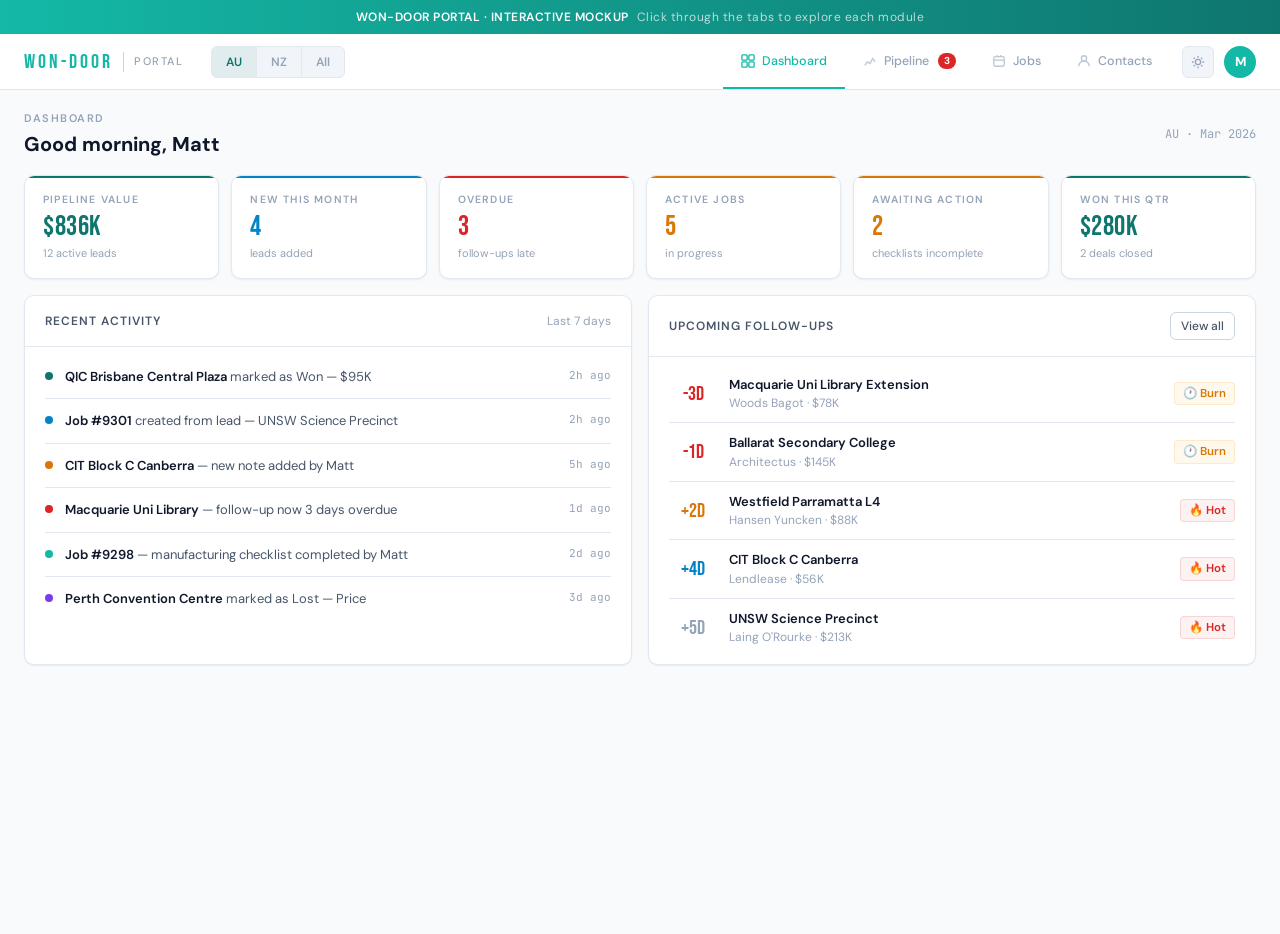
<file: Portal Mockup.html>
<!DOCTYPE html>
<html lang="en">
<head>
<meta charset="UTF-8">
<meta name="viewport" content="width=device-width, initial-scale=1.0">
<title>Won-Door Portal · Mockup</title>
<link href="https://fonts.googleapis.com/css2?family=Bebas+Neue&family=DM+Sans:ital,opsz,wght@0,9..40,300..700;1,9..40,300..700&family=JetBrains+Mono:wght@400;500&display=swap" rel="stylesheet">
<style>
/* ═══ DESIGN TOKENS ═══ */
:root {
  --ink-0:#F8FAFC; --ink-1:#FFFFFF; --ink-2:#F1F5F9; --ink-3:#E2E8F0; --ink-4:#CBD5E1;
  --line:#E2E8F0; --line2:#CBD5E1;
  --text-1:#0F172A; --text-2:#475569; --text-3:#94A3B8; --text-4:#CBD5E1;
  --teal:#0F766E; --teal-bg:rgba(15,118,110,.07); --teal-bd:rgba(15,118,110,.18);
  --gold:#D97706; --gold-bg:rgba(217,119,6,.07); --gold-bd:rgba(217,119,6,.18);
  --red:#DC2626; --red-bg:rgba(220,38,38,.06); --red-bd:rgba(220,38,38,.14);
  --amber:#D97706; --amb-bg:rgba(245,158,11,.07); --amb-bd:rgba(245,158,11,.16);
  --violet:#7C3AED; --vio-bg:rgba(124,58,237,.06); --vio-bd:rgba(124,58,237,.14);
  --sky:#0284C7; --sky-bg:rgba(2,132,199,.06); --sky-bd:rgba(2,132,199,.14);
  --slate:rgba(148,163,184,.15);
  --accent:#14B8A6; --accent-text:#FFFFFF;
  --radius-sm:6px; --radius:10px; --radius-lg:14px;
  --shadow-sm:0 1px 3px rgba(0,0,0,.04),0 1px 2px rgba(0,0,0,.03);
  --shadow:0 4px 16px rgba(0,0,0,.06),0 1px 3px rgba(0,0,0,.04);
  --shadow-lg:0 12px 40px rgba(0,0,0,.10),0 4px 12px rgba(0,0,0,.05);
  --overlay-bg:rgba(15,23,42,.4);
}
[data-theme="dark"] {
  --ink-0:#0F172A; --ink-1:#1E293B; --ink-2:#263348; --ink-3:#334155; --ink-4:#475569;
  --line:#334155; --line2:#475569;
  --text-1:#F1F5F9; --text-2:#CBD5E1; --text-3:#64748B; --text-4:#475569;
  --teal:#22C55E; --teal-bg:rgba(34,197,94,.10); --teal-bd:rgba(34,197,94,.22);
  --gold:#F59E0B; --gold-bg:rgba(245,158,11,.10); --gold-bd:rgba(245,158,11,.22);
  --red:#F87171; --red-bg:rgba(248,113,113,.10); --red-bd:rgba(248,113,113,.20);
  --amber:#FBBF24; --amb-bg:rgba(251,191,36,.10); --amb-bd:rgba(251,191,36,.20);
  --violet:#A78BFA; --vio-bg:rgba(167,139,250,.10); --vio-bd:rgba(167,139,250,.22);
  --sky:#38BDF8; --sky-bg:rgba(56,189,248,.10); --sky-bd:rgba(56,189,248,.22);
  --slate:rgba(148,163,184,.20);
  --accent:#22C55E; --accent-text:#0F172A;
  --shadow-sm:0 2px 8px rgba(0,0,0,.25); --shadow:0 8px 28px rgba(0,0,0,.35);
  --shadow-lg:0 20px 56px rgba(0,0,0,.55);
  --overlay-bg:rgba(0,0,0,.65);
}

/* ═══ RESET ═══ */
*,*::before,*::after{box-sizing:border-box;margin:0;padding:0}
html{font-size:14px}
body{background:var(--ink-0);color:var(--text-1);font-family:'DM Sans',system-ui,sans-serif;line-height:1.5;min-height:100vh;overflow-x:hidden;transition:background .25s,color .25s}
button,input,select,textarea{font-family:inherit;font-size:inherit}
button{cursor:pointer}

/* ═══ APP SHELL ═══ */
.app{min-height:100vh;display:flex;flex-direction:column}

/* ═══ HEADER ═══ */
.header{
  height:56px;background:var(--ink-1);border-bottom:1px solid var(--line);
  display:flex;align-items:center;padding:0 24px;gap:12px;
  position:sticky;top:0;z-index:200;flex-shrink:0;
}
.logo{display:flex;align-items:center;gap:10px}
.logo-mark{font-family:'Bebas Neue',sans-serif;font-size:20px;letter-spacing:3px;color:var(--accent);line-height:1}
.logo-pipe{width:1px;height:20px;background:var(--line2)}
.logo-sub{font-size:11px;font-weight:500;color:var(--text-3);letter-spacing:1.5px;text-transform:uppercase}

/* Region switcher */
.region-sw{
  display:flex;background:var(--ink-2);border:1px solid var(--line);border-radius:var(--radius-sm);overflow:hidden;margin-left:16px;
}
.region-btn{
  padding:0 14px;height:30px;font-size:12px;font-weight:600;
  background:none;border:none;border-right:1px solid var(--line);color:var(--text-3);transition:all .15s;
}
.region-btn:last-child{border-right:none}
.region-btn.active{background:var(--teal-bg);color:var(--teal)}

.header-spacer{flex:1}

/* Nav tabs */
.nav-tabs{display:flex;align-items:stretch;height:100%;gap:0}
.nav-tab{
  display:flex;align-items:center;gap:7px;padding:0 18px;
  font-size:12.5px;font-weight:500;color:var(--text-3);
  background:none;border:none;border-bottom:2px solid transparent;transition:all .15s;white-space:nowrap;
}
.nav-tab svg{opacity:.6;transition:opacity .15s;flex-shrink:0}
.nav-tab:hover{color:var(--text-2)}
.nav-tab.active{color:var(--accent);border-bottom-color:var(--accent)}
.nav-tab.active svg{opacity:1}
.nav-tab .tab-badge{
  font-size:10px;font-weight:700;background:var(--red);color:#fff;
  padding:1px 6px;border-radius:10px;margin-left:2px;line-height:1.4;
}

/* Header right */
.header-right{display:flex;align-items:center;gap:10px}
.theme-btn{
  width:32px;height:32px;border-radius:var(--radius-sm);border:1px solid var(--line);
  background:var(--ink-2);color:var(--text-3);display:flex;align-items:center;justify-content:center;transition:all .15s;
}
.theme-btn:hover{border-color:var(--line2);color:var(--text-1)}
.avatar{width:32px;height:32px;border-radius:50%;background:var(--accent);color:var(--accent-text);display:flex;align-items:center;justify-content:center;font-size:13px;font-weight:700;cursor:pointer}

/* Mobile hamburger */
.hamburger{display:none;width:32px;height:32px;border-radius:var(--radius-sm);border:1px solid var(--line);background:var(--ink-2);color:var(--text-2);align-items:center;justify-content:center;flex-shrink:0}

/* ═══ PAGE ═══ */
.page{display:none;flex:1}
.page.active{display:flex;flex-direction:column}
.page-inner{padding:20px 24px 40px;max-width:1400px;width:100%;margin:0 auto}

/* ═══ KPI CARDS ═══ */
.kpi-row{display:grid;grid-template-columns:repeat(auto-fit,minmax(160px,1fr));gap:12px;margin-bottom:16px}
.kpi{
  background:var(--ink-1);border:1px solid var(--line);border-radius:var(--radius);
  padding:16px 18px;position:relative;overflow:hidden;box-shadow:var(--shadow-sm);transition:all .2s;
}
.kpi::after{content:'';position:absolute;top:0;left:0;right:0;height:2px;opacity:1}
.kpi:hover{border-color:var(--line2);transform:translateY(-1px);box-shadow:var(--shadow)}
.kpi.a-teal::after{background:var(--teal)} .kpi.a-red::after{background:var(--red)}
.kpi.a-amber::after{background:var(--amber)} .kpi.a-sky::after{background:var(--sky)}
.kpi.a-gold::after{background:var(--gold)} .kpi.a-violet::after{background:var(--violet)}
.kpi-label{font-size:10.5px;font-weight:600;text-transform:uppercase;letter-spacing:1.2px;color:var(--text-3);margin-bottom:6px}
.kpi-val{font-family:'Bebas Neue',sans-serif;font-size:28px;line-height:1;letter-spacing:.5px}
.kpi-sub{font-size:11px;color:var(--text-3);margin-top:4px}
.v-teal{color:var(--teal)} .v-red{color:var(--red)} .v-amber{color:var(--amber)}
.v-sky{color:var(--sky)} .v-gold{color:var(--gold)} .v-violet{color:var(--violet)}

/* ═══ CARDS GENERAL ═══ */
.card{background:var(--ink-1);border:1px solid var(--line);border-radius:var(--radius);box-shadow:var(--shadow-sm);overflow:hidden}
.card-head{padding:16px 20px;border-bottom:1px solid var(--line);display:flex;align-items:center;justify-content:space-between}
.card-title{font-size:12px;font-weight:600;text-transform:uppercase;letter-spacing:1px;color:var(--text-2)}
.card-sub{font-size:12px;color:var(--text-3)}
.card-body{padding:16px 20px}

/* ═══ BUTTONS ═══ */
.btn{
  display:inline-flex;align-items:center;gap:6px;padding:0 14px;height:34px;
  border-radius:var(--radius-sm);border:none;font-size:13px;font-weight:500;transition:all .15s;white-space:nowrap;
}
.btn-primary{background:var(--accent);color:var(--accent-text);font-weight:600}
.btn-primary:hover{filter:brightness(1.1);transform:translateY(-1px);box-shadow:0 4px 14px rgba(20,184,166,.25)}
.btn-ghost{background:transparent;color:var(--text-2);border:1px solid var(--line2)}
.btn-ghost:hover{background:var(--ink-2);color:var(--text-1)}
.btn-sm{height:28px;padding:0 10px;font-size:12px}

/* ═══ BADGES ═══ */
.badge{display:inline-flex;align-items:center;padding:2px 8px;border-radius:4px;font-size:11.5px;font-weight:600;white-space:nowrap}
.badge-hot{background:var(--red-bg);color:var(--red);border:1px solid var(--red-bd)}
.badge-burn{background:var(--amb-bg);color:var(--amber);border:1px solid var(--amb-bd)}
.badge-won{background:var(--teal-bg);color:var(--teal);border:1px solid var(--teal-bd)}
.badge-lost{background:var(--vio-bg);color:var(--violet);border:1px solid var(--vio-bd)}
.badge-dead{background:var(--slate);color:var(--text-3);border:1px solid var(--line2)}
.badge-active{background:var(--sky-bg);color:var(--sky);border:1px solid var(--sky-bd)}
.badge-hold{background:var(--amb-bg);color:var(--amber);border:1px solid var(--amb-bd)}
.badge-complete{background:var(--teal-bg);color:var(--teal);border:1px solid var(--teal-bd)}
.badge-mpa{background:var(--teal-bg);color:var(--teal);border:1px solid var(--teal-bd)}
.badge-wd{background:var(--gold-bg);color:var(--gold);border:1px solid var(--gold-bd)}

.prod-tag{display:inline-flex;padding:1px 6px;border-radius:3px;font-size:11px;font-weight:500;background:var(--ink-3);color:var(--text-2);border:1px solid var(--line2)}
.prod-tag.fire{background:var(--gold-bg);color:var(--gold);border-color:var(--gold-bd)}

/* ═══ TOOLBAR ═══ */
.toolbar{display:flex;align-items:center;gap:8px;flex-wrap:wrap;margin-bottom:12px}
.search-wrap{position:relative}
.search-wrap input{
  background:var(--ink-2);border:1px solid var(--line2);border-radius:var(--radius-sm);
  padding:0 12px 0 34px;height:34px;width:240px;color:var(--text-1);font-size:13px;outline:none;transition:all .15s;
}
.search-wrap input:focus{border-color:var(--accent);width:280px}
.search-wrap input::placeholder{color:var(--text-4)}
.search-ico{position:absolute;left:11px;top:50%;transform:translateY(-50%);color:var(--text-3);pointer-events:none}

.stoggle-group{display:flex;background:var(--ink-2);border:1px solid var(--line);border-radius:var(--radius-sm);overflow:hidden}
.stoggle{
  padding:0 12px;height:34px;font-size:12px;font-weight:500;
  background:none;border:none;border-right:1px solid var(--line);color:var(--text-4);transition:all .15s;
}
.stoggle:last-child{border-right:none}
.stoggle.on{color:var(--text-1)}
.stoggle.hot.on{background:var(--red-bg);color:var(--red)}
.stoggle.burn.on{background:var(--amb-bg);color:var(--amber)}
.stoggle.won.on{background:var(--teal-bg);color:var(--teal)}
.stoggle.lost.on{background:var(--vio-bg);color:var(--violet)}
.stoggle.dead.on{background:var(--slate);color:var(--text-3)}

.dpill{
  display:flex;align-items:center;gap:5px;padding:0 12px;height:34px;
  background:var(--ink-2);border:1px solid var(--line2);border-radius:var(--radius-sm);
  font-size:12.5px;font-weight:500;color:var(--text-2);transition:all .15s;white-space:nowrap;
}
.dpill:hover{background:var(--ink-3);color:var(--text-1)}
.sort-sel{
  background:var(--ink-2);border:1px solid var(--line2);border-radius:var(--radius-sm);
  padding:0 28px 0 10px;height:34px;color:var(--text-2);font-size:12.5px;outline:none;
  appearance:none;cursor:pointer;
  background-image:url("data:image/svg+xml,%3Csvg xmlns='http://www.w3.org/2000/svg' width='10' height='6'%3E%3Cpath d='M0 0l5 6 5-6z' fill='%23555a65'/%3E%3C/svg%3E");
  background-repeat:no-repeat;background-position:right 10px center;
}

/* ═══ TABLE ═══ */
.table-wrap{border:1px solid var(--line);border-radius:var(--radius);overflow:hidden;background:var(--ink-1);box-shadow:var(--shadow-sm)}
.table-scroll{overflow-x:auto}
table{width:100%;border-collapse:separate;border-spacing:0}
thead{position:sticky;top:0;z-index:10}
thead tr{background:var(--ink-2)}
th{padding:10px 14px;font-size:10.5px;font-weight:600;text-transform:uppercase;letter-spacing:1px;color:var(--text-3);border-bottom:1px solid var(--line2);white-space:nowrap}
tbody tr{border-bottom:1px solid var(--line);transition:background .1s;cursor:pointer}
tbody tr:hover{background:var(--ink-2)}
td{padding:11px 14px;font-size:13px;color:var(--text-2);vertical-align:middle}
.td-project{font-weight:600;color:var(--text-1);font-size:13px}
.td-client{font-size:12px;color:var(--text-3);margin-top:1px}
.mono{font-family:'JetBrains Mono',monospace;font-size:12.5px}
.val-teal{color:var(--teal)}
.days-pill{font-size:12px;font-weight:500}
.days-pill.overdue{color:var(--red)}
.days-pill.soon{color:var(--amber)}
.days-pill.ok{color:var(--text-3)}

/* Row accents */
.row-overdue{border-left:2px solid var(--red)}
.row-soon{border-left:2px solid var(--amber)}

/* Pagination */
.pagination{display:flex;align-items:center;justify-content:space-between;padding:12px 16px;border-top:1px solid var(--line);font-size:12.5px;color:var(--text-3)}
.pg-btns{display:flex;gap:4px}
.pg-btn{
  width:28px;height:28px;border-radius:4px;display:flex;align-items:center;justify-content:center;
  font-size:12px;border:none;background:var(--ink-2);color:var(--text-2);cursor:pointer;transition:all .15s;
}
.pg-btn.active{background:var(--accent);color:var(--accent-text)}

/* ═══ DASHBOARD SPECIFIC ═══ */
.dash-grid{display:grid;grid-template-columns:1fr 1fr;gap:16px;margin-bottom:16px}
.dash-grid.cols3{grid-template-columns:1fr 1fr 1fr}
.activity-item{display:flex;align-items:flex-start;gap:12px;padding:12px 0;border-bottom:1px solid var(--line)}
.activity-item:last-child{border-bottom:none}
.act-dot{width:8px;height:8px;border-radius:50%;flex-shrink:0;margin-top:5px}
.act-text{font-size:13px;color:var(--text-2);flex:1}
.act-text strong{color:var(--text-1);font-weight:600}
.act-time{font-size:11px;color:var(--text-3);font-family:'JetBrains Mono',monospace;white-space:nowrap}
.upcoming-item{display:flex;align-items:center;gap:12px;padding:10px 0;border-bottom:1px solid var(--line)}
.upcoming-item:last-child{border-bottom:none}
.up-days{font-family:'Bebas Neue',sans-serif;font-size:20px;width:48px;text-align:center;flex-shrink:0}
.up-info{flex:1}
.up-name{font-size:13px;font-weight:600;color:var(--text-1)}
.up-client{font-size:12px;color:var(--text-3)}

/* ═══ JOB DETAIL ═══ */
.job-header{
  background:var(--ink-1);border:1px solid var(--line);border-radius:var(--radius);
  padding:24px;margin-bottom:16px;box-shadow:var(--shadow-sm);
}
.job-num{font-family:'Bebas Neue',sans-serif;font-size:16px;letter-spacing:2px;color:var(--accent);margin-bottom:4px}
.job-name{font-size:22px;font-weight:700;color:var(--text-1);margin-bottom:12px}
.job-meta{display:flex;gap:24px;flex-wrap:wrap;font-size:13px;color:var(--text-3)}
.job-meta-item{display:flex;align-items:center;gap:6px}
.progress-bar{height:6px;background:var(--ink-3);border-radius:3px;overflow:hidden;margin-top:16px}
.progress-fill{height:100%;border-radius:3px;transition:width .5s ease}

/* Job tabs */
.job-tabs{display:flex;gap:0;border-bottom:1px solid var(--line);margin-bottom:16px;overflow-x:auto}
.job-tab{
  padding:10px 20px;font-size:13px;font-weight:500;color:var(--text-3);
  background:none;border:none;border-bottom:2px solid transparent;transition:all .15s;white-space:nowrap;
}
.job-tab:hover{color:var(--text-2)}
.job-tab.active{color:var(--accent);border-bottom-color:var(--accent)}

/* Door schedule */
.door-table th{font-size:10px}
.door-table td{font-size:12px;padding:8px 10px}

/* Checklist */
.check-group{margin-bottom:16px}
.check-cat{font-size:10.5px;font-weight:600;text-transform:uppercase;letter-spacing:1px;color:var(--text-3);padding:8px 0;border-bottom:1px solid var(--line);margin-bottom:8px}
.check-item{display:flex;align-items:center;gap:10px;padding:8px 12px;border-radius:var(--radius-sm);transition:background .1s}
.check-item:hover{background:var(--ink-2)}
.check-box{
  width:18px;height:18px;border-radius:4px;border:2px solid var(--line2);
  display:flex;align-items:center;justify-content:center;flex-shrink:0;transition:all .15s;cursor:pointer;
  font-size:11px;color:transparent;
}
.check-box.checked{background:var(--accent);border-color:var(--accent);color:var(--accent-text)}
.check-label{font-size:13px;color:var(--text-2);flex:1}
.check-label.checked{text-decoration:line-through;color:var(--text-3)}
.check-meta{font-size:11px;color:var(--text-3);font-family:'JetBrains Mono',monospace}
.check-na{font-size:11px;color:var(--text-4);font-style:italic}

/* ═══ ANALYTICS GRID ═══ */
.analytics-grid{display:grid;grid-template-columns:1fr 1fr;gap:16px;margin-bottom:16px}
.analytics-grid.cols4{grid-template-columns:1fr 1fr 1fr 1fr}

/* ═══ SUB-TABS ═══ */
.sub-tabs{display:flex;gap:0;border-bottom:1px solid var(--line);margin-bottom:16px}
.sub-tab{
  display:flex;align-items:center;gap:7px;padding:10px 20px;
  font-size:13px;font-weight:500;color:var(--text-3);
  background:none;border:none;border-bottom:2px solid transparent;transition:all .15s;white-space:nowrap;
}
.sub-tab:hover{color:var(--text-2)}
.sub-tab.active{color:var(--accent);border-bottom-color:var(--accent)}
.sub-tab svg{opacity:.6;flex-shrink:0}
.sub-tab.active svg{opacity:1}

/* ═══ TOOLBAR ROW 2 ═══ */
.toolbar-row2{
  display:flex;align-items:center;gap:8px;flex-wrap:wrap;
  padding:10px 14px;margin-bottom:12px;
  background:var(--ink-1);border:1px solid var(--line);border-radius:var(--radius);
  box-shadow:var(--shadow-sm);
}
.range-label{font-size:11.5px;font-weight:500;color:var(--text-3);white-space:nowrap}
.range-row{display:flex;align-items:center;gap:6px}
.range-sep{font-size:11px;color:var(--text-4)}
.range-input{
  background:var(--ink-2);border:1px solid var(--line2);border-radius:var(--radius-sm);
  padding:0 10px;height:30px;color:var(--text-1);font-size:12px;outline:none;width:120px;transition:border-color .15s;
}
.range-input:focus{border-color:var(--accent)}
.range-input::placeholder{color:var(--text-4)}
.preset-label{font-size:11.5px;color:var(--text-4);white-space:nowrap}
.preset-chip{
  display:flex;align-items:center;gap:5px;padding:3px 10px;border-radius:20px;
  font-size:11.5px;font-weight:500;background:var(--ink-3);border:1px solid var(--line2);
  color:var(--text-2);transition:all .15s;cursor:pointer;
}
.preset-chip:hover{border-color:var(--teal-bd);color:var(--teal)}
.preset-chip.active{background:var(--teal-bg);border-color:var(--teal-bd);color:var(--teal)}

/* ═══ ANALYTICS TOOLBAR ═══ */
.analytics-toolbar{
  display:flex;align-items:center;gap:6px;flex-wrap:wrap;
  padding:10px 14px;margin-bottom:16px;
  background:var(--ink-1);border:1px solid var(--line);border-radius:var(--radius);
  box-shadow:var(--shadow-sm);
}
.at-label{font-size:11px;font-weight:600;text-transform:uppercase;letter-spacing:.8px;color:var(--text-3);white-space:nowrap}
.at-btn{
  padding:0 10px;height:28px;border-radius:var(--radius-sm);
  font-size:12px;font-weight:500;background:var(--ink-2);border:1px solid var(--line2);
  color:var(--text-2);transition:all .15s;white-space:nowrap;
}
.at-btn:hover{border-color:var(--teal-bd);color:var(--teal)}
.at-btn.active{background:var(--teal-bg);border-color:var(--teal-bd);color:var(--teal)}
.at-date-input{
  background:var(--ink-2);border:1px solid var(--line2);border-radius:var(--radius-sm);
  padding:0 8px;height:28px;color:var(--text-2);font-size:11px;outline:none;width:120px;
}
.at-date-input:focus{border-color:var(--accent)}

@media(max-width:768px){
  .toolbar-row2{display:none}
  .analytics-toolbar{flex-direction:column;align-items:stretch}
  .analytics-toolbar .at-btn{flex:1}
  .analytics-grid.cols4{grid-template-columns:1fr 1fr}
  .sub-tabs{overflow-x:auto;-webkit-overflow-scrolling:touch}
  .sub-tab{padding:10px 14px;font-size:12px}
}

/* ═══ MOBILE DRAWER ═══ */
.mobile-drawer{
  display:none;position:fixed;top:0;left:0;bottom:0;width:280px;
  background:var(--ink-1);border-right:1px solid var(--line);z-index:300;
  transform:translateX(-100%);transition:transform .25s ease;box-shadow:var(--shadow-lg);
  flex-direction:column;padding:16px;
}
.mobile-drawer.open{transform:translateX(0);display:flex}
.mobile-overlay{display:none;position:fixed;inset:0;background:var(--overlay-bg);z-index:290}
.mobile-overlay.open{display:block}
.drawer-head{display:flex;align-items:center;justify-content:space-between;margin-bottom:20px;padding-bottom:12px;border-bottom:1px solid var(--line)}
.drawer-close{width:32px;height:32px;border-radius:var(--radius-sm);border:none;background:var(--ink-2);color:var(--text-2);display:flex;align-items:center;justify-content:center;font-size:16px}
.drawer-nav{display:flex;flex-direction:column;gap:4px}
.drawer-link{
  display:flex;align-items:center;gap:10px;padding:10px 12px;border-radius:var(--radius-sm);
  font-size:14px;font-weight:500;color:var(--text-2);background:none;border:none;width:100%;text-align:left;transition:all .1s;
}
.drawer-link:hover,.drawer-link.active{background:var(--ink-2);color:var(--accent)}
.drawer-link svg{opacity:.6}
.drawer-link.active svg{opacity:1}

/* ═══ FILTER PANEL MOBILE ═══ */
.filter-slide{
  display:none;position:fixed;top:0;right:0;bottom:0;width:300px;
  background:var(--ink-1);border-left:1px solid var(--line);z-index:300;
  transform:translateX(100%);transition:transform .25s ease;box-shadow:var(--shadow-lg);
  flex-direction:column;overflow-y:auto;
}
.filter-slide.open{transform:translateX(0);display:flex}
.filter-head{padding:16px 20px;border-bottom:1px solid var(--line);display:flex;align-items:center;justify-content:space-between;position:sticky;top:0;background:var(--ink-1);z-index:1}
.filter-body{padding:16px 20px;display:flex;flex-direction:column;gap:16px}
.filter-group label{font-size:10.5px;font-weight:600;text-transform:uppercase;letter-spacing:.9px;color:var(--text-3);margin-bottom:6px;display:block}

/* ═══ MOBILE LEAD CARDS ═══ */
.lead-cards{display:none;flex-direction:column;gap:10px}
.lead-card{
  background:var(--ink-1);border:1px solid var(--line);border-radius:var(--radius);
  padding:14px 16px;box-shadow:var(--shadow-sm);cursor:pointer;transition:all .15s;
}
.lead-card:hover{border-color:var(--line2);box-shadow:var(--shadow)}
.lead-card-top{display:flex;align-items:flex-start;justify-content:space-between;margin-bottom:8px}
.lead-card-name{font-size:14px;font-weight:600;color:var(--text-1)}
.lead-card-client{font-size:12px;color:var(--text-3);margin-top:2px}
.lead-card-bottom{display:flex;align-items:center;justify-content:space-between;gap:8px}
.lead-card-val{font-family:'JetBrains Mono',monospace;font-size:13px;font-weight:600;color:var(--teal)}
.lead-card-fu{font-size:12px}

/* ═══ RESPONSIVE ═══ */
@media(max-width:960px){
  .analytics-grid,.analytics-grid.cols4{grid-template-columns:1fr}
  .dash-grid,.dash-grid.cols3{grid-template-columns:1fr}
}
@media(max-width:768px){
  .header{padding:0 12px;gap:8px}
  .nav-tabs{display:none}
  .hamburger{display:flex}
  .region-sw{margin-left:4px}
  .region-btn{padding:0 10px;font-size:11px}
  .page-inner{padding:16px 12px 32px}
  .kpi-row{grid-template-columns:repeat(2,1fr);gap:8px}
  .toolbar{gap:6px}
  .search-wrap input{width:100%}
  .search-wrap{flex:1}
  .stoggle-group,.dpill,.sort-sel{display:none}
  .filter-toggle-mobile{display:flex !important}
  .table-wrap{display:none}
  .lead-cards{display:flex}
  .logo-sub{display:none}
  .header-right .btn-ghost{display:none}
  .job-meta{flex-direction:column;gap:8px}
  .door-table{font-size:11px}
  .door-table th,.door-table td{padding:6px 8px}
}
@media(min-width:769px){
  .filter-toggle-mobile{display:none !important}
}

/* ═══ MOCKUP NOTICE ═══ */
.mockup-bar{
  background:linear-gradient(90deg,var(--accent),#0F766E);color:#fff;
  text-align:center;padding:8px 16px;font-size:12px;font-weight:600;letter-spacing:.5px;
  position:sticky;top:0;z-index:999;
}
.mockup-bar span{opacity:.7;font-weight:400;margin-left:8px}

/* Smooth transitions */
body,.header,.kpi,.card,.table-wrap,.btn,.badge,.stoggle,.dpill,.job-header,.check-item,tbody tr{
  transition:background-color .25s ease,color .25s ease,border-color .25s ease,box-shadow .25s ease;
}
</style>
</head>
<body>
<div class="mockup-bar">WON-DOOR PORTAL · INTERACTIVE MOCKUP<span>Click through the tabs to explore each module</span></div>

<div class="app">

<!-- ═══ HEADER ═══ -->
<header class="header">
  <button class="hamburger" onclick="toggleDrawer()">☰</button>
  <div class="logo">
    <span class="logo-mark">WON-DOOR</span>
    <div class="logo-pipe"></div>
    <span class="logo-sub">Portal</span>
  </div>
  <div class="region-sw">
    <button class="region-btn active" onclick="setRegion(this)">AU</button>
    <button class="region-btn" onclick="setRegion(this)">NZ</button>
    <button class="region-btn" onclick="setRegion(this)">All</button>
  </div>
  <div class="header-spacer"></div>
  <nav class="nav-tabs">
    <button class="nav-tab active" onclick="switchPage('dashboard',this)">
      <svg width="14" height="14" viewBox="0 0 16 16" fill="none" stroke="currentColor" stroke-width="1.5"><rect x="1" y="1" width="6" height="6" rx="1"/><rect x="9" y="1" width="6" height="6" rx="1"/><rect x="1" y="9" width="6" height="6" rx="1"/><rect x="9" y="9" width="6" height="6" rx="1"/></svg>
      Dashboard
    </button>
    <button class="nav-tab" onclick="switchPage('pipeline',this)">
      <svg width="14" height="14" viewBox="0 0 16 16" fill="none" stroke="currentColor" stroke-width="1.5"><path d="M2 13l3-4 3 2 3-6 3 4"/></svg>
      Pipeline
      <span class="tab-badge">3</span>
    </button>
    <button class="nav-tab" onclick="switchPage('jobs',this)">
      <svg width="14" height="14" viewBox="0 0 16 16" fill="none" stroke="currentColor" stroke-width="1.5"><rect x="2" y="3" width="12" height="11" rx="2"/><path d="M2 7h12"/><path d="M6 3V1M10 3V1"/></svg>
      Jobs
    </button>
    <button class="nav-tab" onclick="switchPage('contacts',this)">
      <svg width="14" height="14" viewBox="0 0 16 16" fill="none" stroke="currentColor" stroke-width="1.5"><circle cx="8" cy="5" r="3"/><path d="M2 14c0-3.31 2.69-6 6-6s6 2.69 6 6"/></svg>
      Contacts
    </button>
  </nav>
  <div class="header-right">
    <button class="theme-btn" onclick="toggleTheme()">
      <svg width="14" height="14" viewBox="0 0 16 16" fill="none" stroke="currentColor" stroke-width="1.5" id="themeIco"><circle cx="8" cy="8" r="3"/><path d="M8 1v2M8 13v2M1 8h2M13 8h2M3.05 3.05l1.41 1.41M11.54 11.54l1.41 1.41M3.05 12.95l1.41-1.41M11.54 4.46l1.41-1.41"/></svg>
    </button>
    <div class="avatar">M</div>
  </div>
</header>

<!-- ═══ MOBILE DRAWER ═══ -->
<div class="mobile-overlay" id="mOverlay" onclick="toggleDrawer()"></div>
<div class="mobile-drawer" id="mDrawer">
  <div class="drawer-head">
    <span style="font-family:'Bebas Neue',sans-serif;font-size:18px;color:var(--accent);letter-spacing:2px">WON-DOOR PORTAL</span>
    <button class="drawer-close" onclick="toggleDrawer()">✕</button>
  </div>
  <div class="region-sw" style="margin:0 0 16px;width:100%">
    <button class="region-btn active" onclick="setRegion(this)" style="flex:1">AU</button>
    <button class="region-btn" onclick="setRegion(this)" style="flex:1">NZ</button>
    <button class="region-btn" onclick="setRegion(this)" style="flex:1">All</button>
  </div>
  <nav class="drawer-nav">
    <button class="drawer-link active" onclick="switchPage('dashboard',this);toggleDrawer()">
      <svg width="16" height="16" viewBox="0 0 16 16" fill="none" stroke="currentColor" stroke-width="1.5"><rect x="1" y="1" width="6" height="6" rx="1"/><rect x="9" y="1" width="6" height="6" rx="1"/><rect x="1" y="9" width="6" height="6" rx="1"/><rect x="9" y="9" width="6" height="6" rx="1"/></svg>
      Dashboard
    </button>
    <button class="drawer-link" onclick="switchPage('pipeline',this);toggleDrawer()">
      <svg width="16" height="16" viewBox="0 0 16 16" fill="none" stroke="currentColor" stroke-width="1.5"><path d="M2 13l3-4 3 2 3-6 3 4"/></svg>
      Pipeline
    </button>
    <button class="drawer-link" onclick="switchPage('jobs',this);toggleDrawer()">
      <svg width="16" height="16" viewBox="0 0 16 16" fill="none" stroke="currentColor" stroke-width="1.5"><rect x="2" y="3" width="12" height="11" rx="2"/><path d="M2 7h12"/></svg>
      Jobs
    </button>
    <button class="drawer-link" onclick="switchPage('contacts',this);toggleDrawer()">
      <svg width="16" height="16" viewBox="0 0 16 16" fill="none" stroke="currentColor" stroke-width="1.5"><circle cx="8" cy="5" r="3"/><path d="M2 14c0-3.31 2.69-6 6-6s6 2.69 6 6"/></svg>
      Contacts
    </button>
  </nav>
  <div style="flex:1"></div>
  <div style="border-top:1px solid var(--line);padding-top:12px;display:flex;align-items:center;gap:10px">
    <div class="avatar" style="width:28px;height:28px;font-size:11px">M</div>
    <div style="font-size:13px;font-weight:500;color:var(--text-1)">Matt</div>
    <div style="font-size:11px;color:var(--text-3)">Admin · AU</div>
  </div>
</div>

<!-- ═══════════════════════════════════════════════════════════════ -->
<!-- DASHBOARD PAGE -->
<!-- ═══════════════════════════════════════════════════════════════ -->
<div class="page active" id="page-dashboard">
  <div class="page-inner">
    <div style="display:flex;align-items:center;justify-content:space-between;margin-bottom:16px">
      <div>
        <div style="font-size:11px;font-weight:600;text-transform:uppercase;letter-spacing:1.5px;color:var(--text-3)">Dashboard</div>
        <div style="font-size:20px;font-weight:700;color:var(--text-1);margin-top:2px">Good morning, Matt</div>
      </div>
      <div style="font-size:12px;color:var(--text-3);font-family:'JetBrains Mono',monospace">AU · Mar 2026</div>
    </div>

    <div class="kpi-row" style="grid-template-columns:repeat(6,1fr)">
      <div class="kpi a-teal"><div class="kpi-label">Pipeline Value</div><div class="kpi-val v-teal">$836K</div><div class="kpi-sub">12 active leads</div></div>
      <div class="kpi a-sky"><div class="kpi-label">New This Month</div><div class="kpi-val v-sky">4</div><div class="kpi-sub">leads added</div></div>
      <div class="kpi a-red"><div class="kpi-label">Overdue</div><div class="kpi-val v-red">3</div><div class="kpi-sub">follow-ups late</div></div>
      <div class="kpi a-gold"><div class="kpi-label">Active Jobs</div><div class="kpi-val v-gold">5</div><div class="kpi-sub">in progress</div></div>
      <div class="kpi a-amber"><div class="kpi-label">Awaiting Action</div><div class="kpi-val v-amber">2</div><div class="kpi-sub">checklists incomplete</div></div>
      <div class="kpi a-teal"><div class="kpi-label">Won This Qtr</div><div class="kpi-val v-teal">$280K</div><div class="kpi-sub">2 deals closed</div></div>
    </div>

    <div class="dash-grid">
      <!-- Recent Activity -->
      <div class="card">
        <div class="card-head"><div class="card-title">Recent Activity</div><div class="card-sub">Last 7 days</div></div>
        <div class="card-body" style="padding:8px 20px">
          <div class="activity-item"><div class="act-dot" style="background:var(--teal)"></div><div class="act-text"><strong>QIC Brisbane Central Plaza</strong> marked as Won — $95K</div><div class="act-time">2h ago</div></div>
          <div class="activity-item"><div class="act-dot" style="background:var(--sky)"></div><div class="act-text"><strong>Job #9301</strong> created from lead — UNSW Science Precinct</div><div class="act-time">2h ago</div></div>
          <div class="activity-item"><div class="act-dot" style="background:var(--amber)"></div><div class="act-text"><strong>CIT Block C Canberra</strong> — new note added by Matt</div><div class="act-time">5h ago</div></div>
          <div class="activity-item"><div class="act-dot" style="background:var(--red)"></div><div class="act-text"><strong>Macquarie Uni Library</strong> — follow-up now 3 days overdue</div><div class="act-time">1d ago</div></div>
          <div class="activity-item"><div class="act-dot" style="background:var(--accent)"></div><div class="act-text"><strong>Job #9298</strong> — manufacturing checklist completed by Matt</div><div class="act-time">2d ago</div></div>
          <div class="activity-item"><div class="act-dot" style="background:var(--violet)"></div><div class="act-text"><strong>Perth Convention Centre</strong> marked as Lost — Price</div><div class="act-time">3d ago</div></div>
        </div>
      </div>

      <!-- Upcoming Follow-ups -->
      <div class="card">
        <div class="card-head"><div class="card-title">Upcoming Follow-ups</div><button class="btn btn-ghost btn-sm">View all</button></div>
        <div class="card-body" style="padding:8px 20px">
          <div class="upcoming-item"><div class="up-days v-red">-3d</div><div class="up-info"><div class="up-name">Macquarie Uni Library Extension</div><div class="up-client">Woods Bagot · $78K</div></div><span class="badge badge-burn">🕐 Burn</span></div>
          <div class="upcoming-item"><div class="up-days v-red">-1d</div><div class="up-info"><div class="up-name">Ballarat Secondary College</div><div class="up-client">Architectus · $145K</div></div><span class="badge badge-burn">🕐 Burn</span></div>
          <div class="upcoming-item"><div class="up-days v-amber">+2d</div><div class="up-info"><div class="up-name">Westfield Parramatta L4</div><div class="up-client">Hansen Yuncken · $88K</div></div><span class="badge badge-hot">🔥 Hot</span></div>
          <div class="upcoming-item"><div class="up-days v-sky">+4d</div><div class="up-info"><div class="up-name">CIT Block C Canberra</div><div class="up-client">Lendlease · $56K</div></div><span class="badge badge-hot">🔥 Hot</span></div>
          <div class="upcoming-item"><div class="up-days" style="color:var(--text-3)">+5d</div><div class="up-info"><div class="up-name">UNSW Science Precinct</div><div class="up-client">Laing O'Rourke · $213K</div></div><span class="badge badge-hot">🔥 Hot</span></div>
        </div>
      </div>
    </div>
  </div>
</div>

<!-- ═══════════════════════════════════════════════════════════════ -->
<!-- PIPELINE PAGE -->
<!-- ═══════════════════════════════════════════════════════════════ -->
<div class="page" id="page-pipeline">
  <div class="page-inner">
    <div style="display:flex;align-items:center;justify-content:space-between;margin-bottom:16px">
      <div style="font-size:11px;font-weight:600;text-transform:uppercase;letter-spacing:1.5px;color:var(--text-3)">Pipeline · AU</div>
      <button class="btn btn-primary" style="height:36px">+ New Lead</button>
    </div>

    <!-- Sub-tabs: Pipeline / Analytics -->
    <div class="sub-tabs">
      <button class="sub-tab active" onclick="showPipelineSub('leads',this)">
        <svg width="13" height="13" viewBox="0 0 16 16" fill="none" stroke="currentColor" stroke-width="1.5"><rect x="1" y="3" width="14" height="11" rx="2"/><path d="M1 7h14"/></svg>
        Pipeline
      </button>
      <button class="sub-tab" onclick="showPipelineSub('analytics',this)">
        <svg width="13" height="13" viewBox="0 0 16 16" fill="none" stroke="currentColor" stroke-width="1.5"><path d="M2 13l3-4 3 2 3-6 3 4"/></svg>
        Analytics
      </button>
    </div>

    <!-- ═══ LEADS SUB-TAB ═══ -->
    <div id="psub-leads">
      <div class="kpi-row">
        <div class="kpi a-teal"><div class="kpi-label">Active Pipeline</div><div class="kpi-val v-teal">$836K</div><div class="kpi-sub">12 leads</div></div>
        <div class="kpi a-red"><div class="kpi-label">Hot</div><div class="kpi-val v-red">3</div><div class="kpi-sub">$357K value</div></div>
        <div class="kpi a-amber"><div class="kpi-label">Long Burn</div><div class="kpi-val v-amber">6</div><div class="kpi-sub">$479K value</div></div>
        <div class="kpi a-teal"><div class="kpi-label">Won</div><div class="kpi-val v-teal">$280K</div><div class="kpi-sub">2 deals</div></div>
        <div class="kpi a-violet"><div class="kpi-label">Lost</div><div class="kpi-val v-violet">$740K</div><div class="kpi-sub">2 deals</div></div>
      </div>

      <!-- Pipeline status bar -->
      <div class="card" style="padding:12px 18px;margin-bottom:12px;display:flex;align-items:center;gap:16px;flex-wrap:wrap">
        <span style="font-size:11px;font-weight:600;color:var(--text-3);text-transform:uppercase;letter-spacing:1px;white-space:nowrap">Pipeline</span>
        <div style="flex:1;height:6px;background:var(--ink-3);border-radius:3px;overflow:hidden;display:flex;min-width:120px">
          <div style="height:100%;width:28%;background:var(--red)"></div>
          <div style="height:100%;width:37%;background:var(--amber)"></div>
          <div style="height:100%;width:18%;background:var(--teal)"></div>
          <div style="height:100%;width:12%;background:var(--violet)"></div>
          <div style="height:100%;width:5%;background:var(--text-4)"></div>
        </div>
        <div style="display:flex;gap:14px;flex-wrap:wrap">
          <span style="display:flex;align-items:center;gap:5px;font-size:11px;color:var(--text-2)"><span style="width:7px;height:7px;border-radius:50%;background:var(--red)"></span>Hot 3</span>
          <span style="display:flex;align-items:center;gap:5px;font-size:11px;color:var(--text-2)"><span style="width:7px;height:7px;border-radius:50%;background:var(--amber)"></span>Burn 6</span>
          <span style="display:flex;align-items:center;gap:5px;font-size:11px;color:var(--text-2)"><span style="width:7px;height:7px;border-radius:50%;background:var(--teal)"></span>Won 2</span>
          <span style="display:flex;align-items:center;gap:5px;font-size:11px;color:var(--text-2)"><span style="width:7px;height:7px;border-radius:50%;background:var(--violet)"></span>Lost 2</span>
          <span style="display:flex;align-items:center;gap:5px;font-size:11px;color:var(--text-2)"><span style="width:7px;height:7px;border-radius:50%;background:var(--text-4)"></span>Dead 1</span>
        </div>
      </div>

      <!-- Toolbar Row 1: All filters -->
      <div class="toolbar">
        <div class="search-wrap">
          <svg class="search-ico" width="14" height="14" viewBox="0 0 16 16" fill="none" stroke="currentColor" stroke-width="1.8"><circle cx="7" cy="7" r="5"/><path d="M11 11l3 3"/></svg>
          <input placeholder="Search projects, clients, notes…">
        </div>
        <div class="stoggle-group">
          <button class="stoggle hot on">🔥 Hot</button>
          <button class="stoggle burn on">🕐 Burn</button>
          <button class="stoggle won on">✓ Won</button>
          <button class="stoggle lost on">✕ Lost</button>
          <button class="stoggle dead on">— Dead</button>
        </div>
        <div class="stoggle-group">
          <button class="stoggle on">MPA</button>
          <button class="stoggle on">Won-Door</button>
        </div>
        <button class="dpill">Door Type ▾</button>
        <button class="dpill">State ▾</button>
        <button class="dpill">Rep ▾</button>
        <button class="dpill">Application ▾</button>
        <button class="dpill">Lead Source ▾</button>
        <div style="flex:1"></div>
        <select class="sort-sel"><option>↑ Follow-up</option><option>↓ Value</option><option>↑ Name A–Z</option><option>↓ Quote Date</option><option>↓ Last Contact</option></select>
        <button class="btn btn-ghost btn-sm">Reset</button>
        <button class="btn btn-ghost btn-sm filter-toggle-mobile" style="display:none" onclick="toggleFilter()">☰ Filters</button>
      </div>

      <!-- Toolbar Row 2: Date range, value range, presets -->
      <div class="toolbar-row2">
        <span class="range-label">Quote date:</span>
        <div class="range-row">
          <input type="date" class="range-input">
          <span class="range-sep">→</span>
          <input type="date" class="range-input">
        </div>
        <span class="range-label" style="margin-left:12px">Value:</span>
        <div class="range-row">
          <input type="number" class="range-input" placeholder="Min $">
          <span class="range-sep">–</span>
          <input type="number" class="range-input" placeholder="Max $">
        </div>
        <div style="flex:1"></div>
        <span class="preset-label">Presets:</span>
        <div style="display:flex;gap:4px">
          <button class="preset-chip active">Hot NSW ✕</button>
          <button class="preset-chip">Fire Doors ✕</button>
          <button class="preset-chip">Overdue ✕</button>
        </div>
        <button class="btn btn-ghost btn-sm">+ Save filter</button>
      </div>

      <!-- Desktop table -->
      <div class="table-wrap">
        <div class="table-scroll">
          <table>
            <thead><tr>
              <th>Project</th><th>Client</th><th>Brand</th><th>Status</th><th>Products</th><th>State</th><th>Rep</th><th>Value</th><th>Quoted</th><th>Last Touch</th><th>Follow-up</th><th>Next Action</th><th></th>
            </tr></thead>
            <tbody>
              <tr class="row-soon">
                <td><div class="td-project">Westfield Parramatta L4 Fitout</div><div class="td-client">James Nguyen</div></td>
                <td>Hansen Yuncken</td><td><span class="badge badge-mpa">MPA</span></td><td><span class="badge badge-hot">🔥 Hot</span></td>
                <td><span class="prod-tag">Operable Wall</span></td><td>NSW</td><td>Matt</td>
                <td><span class="mono val-teal">$87.5K</span></td>
                <td style="font-size:12px;color:var(--text-3)">18 Feb</td>
                <td style="font-size:12px;color:var(--text-3)">1 Mar</td>
                <td><span class="days-pill soon">In 2d</span></td>
                <td style="font-size:12px;color:var(--text-3);max-width:160px;white-space:nowrap;overflow:hidden;text-overflow:ellipsis">Follow up on revised drawings</td>
                <td style="white-space:nowrap"><button class="btn btn-ghost btn-sm" style="margin-right:4px">Touched</button><button class="btn btn-ghost btn-sm">Edit</button></td>
              </tr>
              <tr>
                <td><div class="td-project">UNSW Science Precinct Fitout</div><div class="td-client">Laura Chen</div></td>
                <td>Laing O'Rourke</td><td><span class="badge badge-mpa">MPA</span></td><td><span class="badge badge-hot">🔥 Hot</span></td>
                <td><span class="prod-tag">DuraSound</span></td><td>NSW</td><td>Matt</td>
                <td><span class="mono val-teal">$213K</span></td>
                <td style="font-size:12px;color:var(--text-3)">25 Feb</td>
                <td style="font-size:12px;color:var(--text-3)">2 Mar</td>
                <td><span class="days-pill ok">In 5d</span></td>
                <td style="font-size:12px;color:var(--text-3);max-width:160px;white-space:nowrap;overflow:hidden;text-overflow:ellipsis">Quote submitted. Board review 12th</td>
                <td style="white-space:nowrap"><button class="btn btn-ghost btn-sm" style="margin-right:4px">Touched</button><button class="btn btn-ghost btn-sm">Edit</button></td>
              </tr>
              <tr class="row-overdue">
                <td><div class="td-project">Ballarat Secondary College Stg 2</div><div class="td-client">Michelle Park</div></td>
                <td>Architectus</td><td><span class="badge badge-mpa">MPA</span></td><td><span class="badge badge-burn">🕐 Burn</span></td>
                <td><span class="prod-tag">DuraSound</span> <span class="prod-tag">Operable Wall</span></td><td>VIC</td><td>Matt</td>
                <td><span class="mono val-teal">$145K</span></td>
                <td style="font-size:12px;color:var(--text-3)">17 Jan</td>
                <td style="font-size:12px;color:var(--text-3)">11 Feb</td>
                <td><span class="days-pill overdue">⚠ 5d late</span></td>
                <td style="font-size:12px;color:var(--text-3);max-width:160px;white-space:nowrap;overflow:hidden;text-overflow:ellipsis">Project deferred to Q3</td>
                <td style="white-space:nowrap"><button class="btn btn-ghost btn-sm" style="margin-right:4px">Touched</button><button class="btn btn-ghost btn-sm">Edit</button></td>
              </tr>
              <tr>
                <td><div class="td-project">St Mary's Cathedral Hall</div><div class="td-client">Paul Medina</div></td>
                <td>Richard Crookes</td><td><span class="badge badge-mpa">MPA</span></td><td><span class="badge badge-burn">🕐 Burn</span></td>
                <td><span class="prod-tag">DuraSound</span></td><td>NSW</td><td>Matt</td>
                <td><span class="mono val-teal">$92K</span></td>
                <td style="font-size:12px;color:var(--text-3)">28 Jan</td>
                <td style="font-size:12px;color:var(--text-3)">20 Feb</td>
                <td><span class="days-pill ok">In 10d</span></td>
                <td style="font-size:12px;color:var(--text-3);max-width:160px;white-space:nowrap;overflow:hidden;text-overflow:ellipsis">Heritage approval pending</td>
                <td style="white-space:nowrap"><button class="btn btn-ghost btn-sm" style="margin-right:4px">Touched</button><button class="btn btn-ghost btn-sm">Edit</button></td>
              </tr>
              <tr>
                <td><div class="td-project">Aged Care Sunshine VIC</div><div class="td-client">Tom Baxter</div></td>
                <td>Vaughan Constructions</td><td><span class="badge badge-wd">Won-Door</span></td><td><span class="badge badge-burn">🕐 Burn</span></td>
                <td><span class="prod-tag fire">FireGuard</span></td><td>VIC</td><td>Matt</td>
                <td><span class="mono val-teal">$38.5K</span></td>
                <td style="font-size:12px;color:var(--text-3)">4 Dec</td>
                <td style="font-size:12px;color:var(--text-3)">3 Jan</td>
                <td><span class="days-pill overdue">⚠ 20d late</span></td>
                <td style="font-size:12px;color:var(--text-3);max-width:160px;white-space:nowrap;overflow:hidden;text-overflow:ellipsis">Project stalled — funding pending</td>
                <td style="white-space:nowrap"><button class="btn btn-ghost btn-sm" style="margin-right:4px">Touched</button><button class="btn btn-ghost btn-sm">Edit</button></td>
              </tr>
            </tbody>
          </table>
        </div>
        <div class="pagination">
          <div>1–5 of 13 leads</div>
          <div class="pg-btns"><button class="pg-btn active">1</button><button class="pg-btn">2</button><button class="pg-btn">3</button></div>
          <div style="font-size:12px;color:var(--text-3)">25 per page</div>
        </div>
      </div>

      <!-- Mobile cards -->
      <div class="lead-cards">
        <div class="lead-card" style="border-left:2px solid var(--amber)">
          <div class="lead-card-top"><div><div class="lead-card-name">Westfield Parramatta L4 Fitout</div><div class="lead-card-client">Hansen Yuncken · NSW</div></div><span class="badge badge-hot">🔥 Hot</span></div>
          <div class="lead-card-bottom"><div class="lead-card-val">$87.5K</div><div><span class="prod-tag" style="font-size:10px">Operable Wall</span></div><div class="lead-card-fu"><span class="days-pill soon">In 2d</span></div></div>
        </div>
        <div class="lead-card">
          <div class="lead-card-top"><div><div class="lead-card-name">UNSW Science Precinct Fitout</div><div class="lead-card-client">Laing O'Rourke · NSW</div></div><span class="badge badge-hot">🔥 Hot</span></div>
          <div class="lead-card-bottom"><div class="lead-card-val">$213K</div><div><span class="prod-tag" style="font-size:10px">DuraSound</span></div><div class="lead-card-fu"><span class="days-pill ok">In 5d</span></div></div>
        </div>
        <div class="lead-card" style="border-left:2px solid var(--red)">
          <div class="lead-card-top"><div><div class="lead-card-name">Ballarat Secondary College Stg 2</div><div class="lead-card-client">Architectus · VIC</div></div><span class="badge badge-burn">🕐 Burn</span></div>
          <div class="lead-card-bottom"><div class="lead-card-val">$145K</div><div><span class="prod-tag" style="font-size:10px">DuraSound</span></div><div class="lead-card-fu"><span class="days-pill overdue">⚠ 5d late</span></div></div>
        </div>
      </div>
    </div>

    <!-- ═══ ANALYTICS SUB-TAB ═══ -->
    <div id="psub-analytics" style="display:none">
      <!-- Analytics toolbar -->
      <div class="analytics-toolbar">
        <span class="at-label">Range</span>
        <button class="at-btn active" onclick="setAtBtn(this)">All</button>
        <button class="at-btn" onclick="setAtBtn(this)">30d</button>
        <button class="at-btn" onclick="setAtBtn(this)">90d</button>
        <button class="at-btn" onclick="setAtBtn(this)">6m</button>
        <button class="at-btn" onclick="setAtBtn(this)">1y</button>
        <span style="width:1px;height:20px;background:var(--line2);margin:0 4px"></span>
        <input type="date" class="at-date-input" value="2025-01-01">
        <span style="font-size:11px;color:var(--text-4)">→</span>
        <input type="date" class="at-date-input" value="2026-03-04">
        <span style="width:1px;height:20px;background:var(--line2);margin:0 8px"></span>
        <span class="at-label">Products</span>
        <button class="at-btn active" onclick="setAtBtn(this)">All</button>
        <button class="at-btn" onclick="setAtBtn(this)">Standard</button>
        <button class="at-btn" onclick="setAtBtn(this)" style="color:var(--gold)">Fire Door</button>
        <div style="flex:1"></div>
        <span style="font-size:12px;color:var(--text-3)">All Time · All Products · 13 leads</span>
      </div>

      <!-- Analytics charts placeholder — Phase 2 -->

      <!-- Row 1: Win Rate, Avg Quote, Sales Cycle, Lead Mix -->
      <div class="analytics-grid cols4">
        <!-- Win Rate -->
        <div class="card"><div class="card-head"><div class="card-title">Win Rate</div></div>
          <div class="card-body" style="text-align:center">
            <div style="font-family:'Bebas Neue',sans-serif;font-size:52px;color:var(--teal);line-height:1">50%</div>
            <div style="font-size:12px;color:var(--text-3);margin-top:4px">of closed deals won</div>
            <div style="display:flex;justify-content:center;gap:24px;margin-top:14px">
              <div><div style="font-family:'Bebas Neue',sans-serif;font-size:22px;color:var(--teal)">2</div><div style="font-size:10px;color:var(--text-3)">Won</div></div>
              <div><div style="font-family:'Bebas Neue',sans-serif;font-size:22px;color:var(--violet)">2</div><div style="font-size:10px;color:var(--text-3)">Lost</div></div>
              <div><div style="font-family:'Bebas Neue',sans-serif;font-size:22px;color:var(--text-2)">4</div><div style="font-size:10px;color:var(--text-3)">Closed</div></div>
            </div>
          </div>
        </div>
        <!-- Avg Quote Value -->
        <div class="card"><div class="card-head"><div class="card-title">Avg Quote Value</div></div>
          <div class="card-body" style="text-align:center">
            <div style="display:flex;justify-content:center;gap:12px;margin-top:4px">
              <div style="background:var(--ink-2);border-radius:var(--radius-sm);padding:14px 16px;flex:1;text-align:center"><div style="font-family:'Bebas Neue',sans-serif;font-size:28px;color:var(--teal);line-height:1">$108K</div><div style="font-size:10px;color:var(--text-3);margin-top:4px">DS · DF · OW</div></div>
              <div style="background:var(--ink-2);border-radius:var(--radius-sm);padding:14px 16px;flex:1;text-align:center"><div style="font-family:'Bebas Neue',sans-serif;font-size:28px;color:var(--gold);line-height:1">$229K</div><div style="font-size:10px;color:var(--text-3);margin-top:4px">Fire Door</div></div>
            </div>
            <div style="font-size:11px;color:var(--text-3);margin-top:10px">8 standard · 4 fire door leads</div>
          </div>
        </div>
        <!-- Sales Cycle -->
        <div class="card"><div class="card-head"><div class="card-title">Sales Cycle</div></div>
          <div class="card-body">
            <div style="display:flex;gap:10px">
              <div style="flex:1;background:var(--ink-2);border-radius:var(--radius-sm);padding:14px;text-align:center"><div style="font-family:'Bebas Neue',sans-serif;font-size:32px;color:var(--teal);line-height:1">68</div><div style="font-size:10px;color:var(--text-3);margin-top:4px">Days to Win</div><div style="font-size:10px;color:var(--text-4);margin-top:2px">median 60d</div></div>
              <div style="flex:1;background:var(--ink-2);border-radius:var(--radius-sm);padding:14px;text-align:center"><div style="font-family:'Bebas Neue',sans-serif;font-size:32px;color:var(--violet);line-height:1">95</div><div style="font-size:10px;color:var(--text-3);margin-top:4px">Days to Loss</div><div style="font-size:10px;color:var(--text-4);margin-top:2px">median 90d</div></div>
            </div>
          </div>
        </div>
        <!-- Lead Mix Donut -->
        <div class="card"><div class="card-head"><div class="card-title">Lead Mix</div></div>
          <div class="card-body" style="display:flex;align-items:center;gap:14px">
            <svg width="96" height="96" viewBox="0 0 100 100" style="flex-shrink:0">
              <circle cx="50" cy="50" r="40" fill="none" stroke="var(--red)" stroke-width="12" stroke-dasharray="56.5 194.7" stroke-dashoffset="0" transform="rotate(-90 50 50)"/>
              <circle cx="50" cy="50" r="40" fill="none" stroke="var(--amber)" stroke-width="12" stroke-dasharray="100.5 150.7" stroke-dashoffset="-56.5" transform="rotate(-90 50 50)"/>
              <circle cx="50" cy="50" r="40" fill="none" stroke="var(--teal)" stroke-width="12" stroke-dasharray="37.7 213.5" stroke-dashoffset="-157" transform="rotate(-90 50 50)"/>
              <circle cx="50" cy="50" r="40" fill="none" stroke="var(--violet)" stroke-width="12" stroke-dasharray="37.7 213.5" stroke-dashoffset="-194.7" transform="rotate(-90 50 50)"/>
              <circle cx="50" cy="50" r="24" fill="var(--ink-1)"/>
              <text x="50" y="48" text-anchor="middle" font-family="Bebas Neue" font-size="18" fill="var(--text-1)">13</text>
              <text x="50" y="60" text-anchor="middle" font-size="7" fill="var(--text-3)" font-weight="600" letter-spacing="1">LEADS</text>
            </svg>
            <div style="display:flex;flex-direction:column;gap:4px;font-size:12px">
              <div style="display:flex;align-items:center;gap:6px"><span style="width:8px;height:8px;border-radius:50%;background:var(--red)"></span><span style="color:var(--text-2)">Hot</span><span style="margin-left:auto;color:var(--text-3);font-family:'JetBrains Mono',monospace">3</span></div>
              <div style="display:flex;align-items:center;gap:6px"><span style="width:8px;height:8px;border-radius:50%;background:var(--amber)"></span><span style="color:var(--text-2)">Long Burn</span><span style="margin-left:auto;color:var(--text-3);font-family:'JetBrains Mono',monospace">6</span></div>
              <div style="display:flex;align-items:center;gap:6px"><span style="width:8px;height:8px;border-radius:50%;background:var(--teal)"></span><span style="color:var(--text-2)">Won</span><span style="margin-left:auto;color:var(--text-3);font-family:'JetBrains Mono',monospace">2</span></div>
              <div style="display:flex;align-items:center;gap:6px"><span style="width:8px;height:8px;border-radius:50%;background:var(--violet)"></span><span style="color:var(--text-2)">Lost</span><span style="margin-left:auto;color:var(--text-3);font-family:'JetBrains Mono',monospace">2</span></div>
            </div>
          </div>
        </div>
      </div>

      <!-- Row 2: Leads Per Month + Pipeline by State -->
      <div class="analytics-grid">
        <!-- Leads Per Month -->
        <div class="card"><div class="card-head"><div class="card-title">Leads Per Month</div><div class="card-sub">New leads added (last 8 months)</div></div>
          <div class="card-body">
            <div style="display:flex;align-items:flex-end;gap:6px;height:120px;padding-top:10px">
              <div style="flex:1;display:flex;flex-direction:column;align-items:center;gap:4px"><span style="font-size:10px;color:var(--text-3);font-family:'JetBrains Mono',monospace">1</span><div style="width:100%;background:var(--teal);opacity:.6;border-radius:3px 3px 0 0;height:15px"></div><div style="font-size:10px;color:var(--text-3)">Aug</div></div>
              <div style="flex:1;display:flex;flex-direction:column;align-items:center;gap:4px"><span style="font-size:10px;color:var(--text-3);font-family:'JetBrains Mono',monospace">2</span><div style="width:100%;background:var(--teal);opacity:.6;border-radius:3px 3px 0 0;height:30px"></div><div style="font-size:10px;color:var(--text-3)">Sep</div></div>
              <div style="flex:1;display:flex;flex-direction:column;align-items:center;gap:4px"><span style="font-size:10px;color:var(--text-3);font-family:'JetBrains Mono',monospace">1</span><div style="width:100%;background:var(--teal);opacity:.6;border-radius:3px 3px 0 0;height:15px"></div><div style="font-size:10px;color:var(--text-3)">Oct</div></div>
              <div style="flex:1;display:flex;flex-direction:column;align-items:center;gap:4px"><span style="font-size:10px;color:var(--text-3);font-family:'JetBrains Mono',monospace">3</span><div style="width:100%;background:var(--teal);opacity:.6;border-radius:3px 3px 0 0;height:45px"></div><div style="font-size:10px;color:var(--text-3)">Nov</div></div>
              <div style="flex:1;display:flex;flex-direction:column;align-items:center;gap:4px"><span style="font-size:10px;color:var(--text-3);font-family:'JetBrains Mono',monospace">0</span><div style="width:100%;background:var(--teal);opacity:.3;border-radius:3px 3px 0 0;height:2px"></div><div style="font-size:10px;color:var(--text-3)">Dec</div></div>
              <div style="flex:1;display:flex;flex-direction:column;align-items:center;gap:4px"><span style="font-size:10px;color:var(--text-3);font-family:'JetBrains Mono',monospace">2</span><div style="width:100%;background:var(--teal);opacity:.6;border-radius:3px 3px 0 0;height:30px"></div><div style="font-size:10px;color:var(--text-3)">Jan</div></div>
              <div style="flex:1;display:flex;flex-direction:column;align-items:center;gap:4px"><span style="font-size:10px;color:var(--text-3);font-family:'JetBrains Mono',monospace">2</span><div style="width:100%;background:var(--teal);opacity:.6;border-radius:3px 3px 0 0;height:30px"></div><div style="font-size:10px;color:var(--text-3)">Feb</div></div>
              <div style="flex:1;display:flex;flex-direction:column;align-items:center;gap:4px"><span style="font-size:10px;color:var(--accent);font-weight:600;font-family:'JetBrains Mono',monospace">4</span><div style="width:100%;background:var(--accent);border-radius:3px 3px 0 0;height:60px"></div><div style="font-size:10px;color:var(--accent);font-weight:600">Mar</div></div>
            </div>
          </div>
        </div>
        <!-- Pipeline by State -->
        <div class="card"><div class="card-head"><div class="card-title">Pipeline by State</div><div class="card-sub">Active lead value</div></div>
          <div class="card-body"><div style="display:flex;flex-direction:column;gap:9px">
            <div style="display:flex;align-items:center;gap:10px"><div style="width:36px;text-align:right;font-size:12px;color:var(--text-2);font-weight:500">NSW</div><div style="flex:1;height:20px;background:var(--ink-3);border-radius:3px;overflow:hidden"><div style="height:100%;width:72%;background:var(--teal);opacity:.6;border-radius:3px;display:flex;align-items:center;padding:0 8px"><span style="font-size:11px;font-weight:600;color:#fff;font-family:'JetBrains Mono',monospace">$453K</span></div></div></div>
            <div style="display:flex;align-items:center;gap:10px"><div style="width:36px;text-align:right;font-size:12px;color:var(--text-2);font-weight:500">VIC</div><div style="flex:1;height:20px;background:var(--ink-3);border-radius:3px;overflow:hidden"><div style="height:100%;width:35%;background:var(--teal);opacity:.6;border-radius:3px;display:flex;align-items:center;padding:0 8px"><span style="font-size:11px;font-weight:600;color:#fff;font-family:'JetBrains Mono',monospace">$184K</span></div></div></div>
            <div style="display:flex;align-items:center;gap:10px"><div style="width:36px;text-align:right;font-size:12px;color:var(--text-2);font-weight:500">SA</div><div style="flex:1;height:20px;background:var(--ink-3);border-radius:3px;overflow:hidden"><div style="height:100%;width:28%;background:var(--teal);opacity:.6;border-radius:3px"></div></div><span style="font-size:11px;color:var(--text-3);font-family:'JetBrains Mono',monospace">$185K</span></div>
            <div style="display:flex;align-items:center;gap:10px"><div style="width:36px;text-align:right;font-size:12px;color:var(--text-2);font-weight:500">QLD</div><div style="flex:1;height:20px;background:var(--ink-3);border-radius:3px;overflow:hidden"><div style="height:100%;width:18%;background:var(--teal);opacity:.6;border-radius:3px"></div></div><span style="font-size:11px;color:var(--text-3);font-family:'JetBrains Mono',monospace">$95K</span></div>
            <div style="display:flex;align-items:center;gap:10px"><div style="width:36px;text-align:right;font-size:12px;color:var(--text-2);font-weight:500">ACT</div><div style="flex:1;height:20px;background:var(--ink-3);border-radius:3px;overflow:hidden"><div style="height:100%;width:10%;background:var(--teal);opacity:.6;border-radius:3px"></div></div><span style="font-size:11px;color:var(--text-3);font-family:'JetBrains Mono',monospace">$56K</span></div>
          </div></div>
        </div>
      </div>

      <!-- Row 3: Pipeline by Product + Revenue Forecast -->
      <div class="analytics-grid">
        <!-- Pipeline by Product -->
        <div class="card"><div class="card-head"><div class="card-title">Pipeline by Product</div><div class="card-sub">Total quoted value per type</div></div>
          <div class="card-body"><div style="display:flex;flex-direction:column;gap:9px">
            <div style="display:flex;align-items:center;gap:10px"><div style="width:100px;text-align:right;font-size:12px;color:var(--text-2);font-weight:500;overflow:hidden;text-overflow:ellipsis;white-space:nowrap">DuraSound</div><div style="flex:1;height:20px;background:var(--ink-3);border-radius:3px;overflow:hidden"><div style="height:100%;width:68%;background:var(--teal);opacity:.6;border-radius:3px;display:flex;align-items:center;padding:0 8px"><span style="font-size:11px;font-weight:600;color:#fff;font-family:'JetBrains Mono',monospace">$573K</span></div></div></div>
            <div style="display:flex;align-items:center;gap:10px"><div style="width:100px;text-align:right;font-size:12px;color:var(--text-2);font-weight:500">Mvbl Fire Wall</div><div style="flex:1;height:20px;background:var(--ink-3);border-radius:3px;overflow:hidden"><div style="height:100%;width:55%;background:var(--gold);opacity:.6;border-radius:3px;display:flex;align-items:center;padding:0 8px"><span style="font-size:11px;font-weight:600;color:#fff;font-family:'JetBrains Mono',monospace">$505K</span></div></div></div>
            <div style="display:flex;align-items:center;gap:10px"><div style="width:100px;text-align:right;font-size:12px;color:var(--text-2);font-weight:500">Operable Wall</div><div style="flex:1;height:20px;background:var(--ink-3);border-radius:3px;overflow:hidden"><div style="height:100%;width:53%;background:var(--teal);opacity:.6;border-radius:3px;display:flex;align-items:center;padding:0 8px"><span style="font-size:11px;font-weight:600;color:#fff;font-family:'JetBrains Mono',monospace">$503K</span></div></div></div>
            <div style="display:flex;align-items:center;gap:10px"><div style="width:100px;text-align:right;font-size:12px;color:var(--text-2);font-weight:500">FireGuard</div><div style="flex:1;height:20px;background:var(--ink-3);border-radius:3px;overflow:hidden"><div style="height:100%;width:48%;background:var(--gold);opacity:.6;border-radius:3px;display:flex;align-items:center;padding:0 8px"><span style="font-size:11px;font-weight:600;color:#fff;font-family:'JetBrains Mono',monospace">$459K</span></div></div></div>
            <div style="display:flex;align-items:center;gap:10px"><div style="width:100px;text-align:right;font-size:12px;color:var(--text-2);font-weight:500">DuraFlex</div><div style="flex:1;height:20px;background:var(--ink-3);border-radius:3px;overflow:hidden"><div style="height:100%;width:16%;background:var(--teal);opacity:.6;border-radius:3px"></div></div><span style="font-size:11px;color:var(--text-3);font-family:'JetBrains Mono',monospace">$140K</span></div>
          </div>
          <div style="margin-top:12px;font-size:11px;color:var(--text-3)"><span style="display:inline-block;width:8px;height:8px;border-radius:2px;background:var(--teal);margin-right:4px"></span>Standard <span style="display:inline-block;width:8px;height:8px;border-radius:2px;background:var(--gold);margin:0 4px 0 12px"></span>Fire Door</div>
          </div>
        </div>
        <!-- Revenue Forecast -->
        <div class="card"><div class="card-head"><div class="card-title">Revenue Forecast</div><div class="card-sub">Weighted pipeline projections</div></div>
          <div class="card-body">
            <div style="display:flex;gap:10px;margin-bottom:16px">
              <div style="flex:1;background:var(--ink-2);border-radius:var(--radius-sm);padding:14px;text-align:center"><div style="font-size:10px;text-transform:uppercase;letter-spacing:1px;color:var(--text-3);margin-bottom:6px">30 Days</div><div style="font-family:'Bebas Neue',sans-serif;font-size:28px;color:var(--teal);line-height:1">$112K</div><div style="font-size:10px;color:var(--text-4);margin-top:4px">$73K – $151K</div></div>
              <div style="flex:1;background:var(--ink-2);border-radius:var(--radius-sm);padding:14px;text-align:center"><div style="font-size:10px;text-transform:uppercase;letter-spacing:1px;color:var(--text-3);margin-bottom:6px">60 Days</div><div style="font-family:'Bebas Neue',sans-serif;font-size:28px;color:var(--teal);line-height:1">$198K</div><div style="font-size:10px;color:var(--text-4);margin-top:4px">$129K – $267K</div></div>
              <div style="flex:1;background:var(--ink-2);border-radius:var(--radius-sm);padding:14px;text-align:center"><div style="font-size:10px;text-transform:uppercase;letter-spacing:1px;color:var(--text-3);margin-bottom:6px">90 Days</div><div style="font-family:'Bebas Neue',sans-serif;font-size:28px;color:var(--teal);line-height:1">$285K</div><div style="font-size:10px;color:var(--text-4);margin-top:4px">$185K – $385K</div></div>
            </div>
            <div style="display:flex;gap:10px;flex-wrap:wrap">
              <div style="background:var(--ink-2);border-radius:var(--radius-sm);padding:7px 14px;display:flex;align-items:center;gap:8px"><span style="font-size:10px;text-transform:uppercase;letter-spacing:.8px;color:var(--text-3)">Pipeline</span><span style="font-family:'JetBrains Mono',monospace;font-size:13px;color:var(--teal);font-weight:600">$836K</span></div>
              <div style="background:var(--ink-2);border-radius:var(--radius-sm);padding:7px 14px;display:flex;align-items:center;gap:8px"><span style="font-size:10px;text-transform:uppercase;letter-spacing:.8px;color:var(--text-3)">Win Rate</span><span style="font-family:'JetBrains Mono',monospace;font-size:13px;color:var(--teal);font-weight:600">50%</span></div>
              <div style="background:var(--ink-2);border-radius:var(--radius-sm);padding:7px 14px;display:flex;align-items:center;gap:8px"><span style="font-size:10px;text-transform:uppercase;letter-spacing:.8px;color:var(--text-3)">Avg Cycle</span><span style="font-family:'JetBrains Mono',monospace;font-size:13px;color:var(--text-2);font-weight:600">68d</span></div>
            </div>
          </div>
        </div>
      </div>

      <!-- Row 4: Lead Source Performance + Application Performance -->
      <div class="analytics-grid">
        <!-- Lead Source Performance -->
        <div class="card"><div class="card-head"><div class="card-title">Lead Source Performance</div><div class="card-sub">Conversion and revenue by source</div></div>
          <div class="card-body" style="padding:0;overflow-x:auto"><table style="width:100%;border-collapse:collapse">
            <thead><tr style="border-bottom:1px solid var(--line)"><th style="text-align:left;font-size:10px;padding:10px 14px;font-weight:600;text-transform:uppercase;letter-spacing:.8px;color:var(--text-3)">Source</th><th style="font-size:10px;padding:10px 8px;font-weight:600;text-transform:uppercase;letter-spacing:.8px;color:var(--text-3);text-align:center">Leads</th><th style="font-size:10px;padding:10px 8px;font-weight:600;text-transform:uppercase;letter-spacing:.8px;color:var(--text-3);text-align:center">Won</th><th style="font-size:10px;padding:10px 8px;font-weight:600;text-transform:uppercase;letter-spacing:.8px;color:var(--text-3);text-align:center">Conv%</th><th style="text-align:right;font-size:10px;padding:10px 14px;font-weight:600;text-transform:uppercase;letter-spacing:.8px;color:var(--text-3)">Revenue</th></tr></thead>
            <tbody>
              <tr style="border-bottom:1px solid var(--line)"><td style="font-weight:600;color:var(--text-1);font-size:12px;padding:8px 14px">Repeat Client</td><td style="font-size:12px;padding:8px;text-align:center">2</td><td style="font-size:12px;color:var(--teal);padding:8px;text-align:center;font-weight:600">2</td><td style="padding:8px;text-align:center"><span style="padding:2px 8px;border-radius:10px;font-size:10px;font-weight:600;background:var(--teal-bg);color:var(--teal)">100%</span></td><td style="text-align:right;font-family:'JetBrains Mono',monospace;font-size:12px;color:var(--teal);padding:8px 14px;font-weight:600">$280K</td></tr>
              <tr style="background:var(--ink-2);border-bottom:1px solid var(--line)"><td style="font-weight:600;color:var(--text-1);font-size:12px;padding:8px 14px">Specified</td><td style="font-size:12px;padding:8px;text-align:center">3</td><td style="font-size:12px;color:var(--text-3);padding:8px;text-align:center">0</td><td style="padding:8px;text-align:center"><span style="padding:2px 8px;border-radius:10px;font-size:10px;font-weight:600;background:var(--ink-3);color:var(--text-3)">0%</span></td><td style="text-align:right;font-family:'JetBrains Mono',monospace;font-size:12px;color:var(--text-4);padding:8px 14px">—</td></tr>
              <tr style="border-bottom:1px solid var(--line)"><td style="font-weight:600;color:var(--text-1);font-size:12px;padding:8px 14px">Architect</td><td style="font-size:12px;padding:8px;text-align:center">3</td><td style="font-size:12px;color:var(--text-3);padding:8px;text-align:center">0</td><td style="padding:8px;text-align:center"><span style="padding:2px 8px;border-radius:10px;font-size:10px;font-weight:600;background:var(--ink-3);color:var(--text-3)">0%</span></td><td style="text-align:right;font-family:'JetBrains Mono',monospace;font-size:12px;color:var(--text-4);padding:8px 14px">—</td></tr>
              <tr style="background:var(--ink-2);border-bottom:1px solid var(--line)"><td style="font-weight:600;color:var(--text-1);font-size:12px;padding:8px 14px">Builder</td><td style="font-size:12px;padding:8px;text-align:center">2</td><td style="font-size:12px;color:var(--text-3);padding:8px;text-align:center">0</td><td style="padding:8px;text-align:center"><span style="padding:2px 8px;border-radius:10px;font-size:10px;font-weight:600;background:var(--ink-3);color:var(--text-3)">0%</span></td><td style="text-align:right;font-family:'JetBrains Mono',monospace;font-size:12px;color:var(--text-4);padding:8px 14px">—</td></tr>
              <tr><td style="font-weight:600;color:var(--text-1);font-size:12px;padding:8px 14px">Website</td><td style="font-size:12px;padding:8px;text-align:center">2</td><td style="font-size:12px;color:var(--text-3);padding:8px;text-align:center">0</td><td style="padding:8px;text-align:center"><span style="padding:2px 8px;border-radius:10px;font-size:10px;font-weight:600;background:var(--ink-3);color:var(--text-3)">0%</span></td><td style="text-align:right;font-family:'JetBrains Mono',monospace;font-size:12px;color:var(--text-4);padding:8px 14px">—</td></tr>
            </tbody>
          </table></div>
        </div>
        <!-- Application Performance -->
        <div class="card"><div class="card-head"><div class="card-title">Application Performance</div><div class="card-sub">Pipeline and win rate by sector</div></div>
          <div class="card-body" style="padding:0;overflow-x:auto"><table style="width:100%;border-collapse:collapse">
            <thead><tr style="border-bottom:1px solid var(--line)"><th style="text-align:left;font-size:10px;padding:10px 14px;font-weight:600;text-transform:uppercase;letter-spacing:.8px;color:var(--text-3)">Sector</th><th style="font-size:10px;padding:10px 8px;font-weight:600;text-transform:uppercase;letter-spacing:.8px;color:var(--text-3);text-align:center">Leads</th><th style="font-size:10px;padding:10px 8px;font-weight:600;text-transform:uppercase;letter-spacing:.8px;color:var(--text-3);text-align:center">Won</th><th style="font-size:10px;padding:10px 8px;font-weight:600;text-transform:uppercase;letter-spacing:.8px;color:var(--text-3);text-align:center">Win%</th><th style="text-align:right;font-size:10px;padding:10px 8px;font-weight:600;text-transform:uppercase;letter-spacing:.8px;color:var(--text-3)">Pipeline</th><th style="text-align:right;font-size:10px;padding:10px 14px;font-weight:600;text-transform:uppercase;letter-spacing:.8px;color:var(--text-3)">Avg Deal</th></tr></thead>
            <tbody>
              <tr style="border-bottom:1px solid var(--line)"><td style="font-weight:600;color:var(--text-1);font-size:12px;padding:8px 14px">Education</td><td style="font-size:12px;padding:8px;text-align:center">4</td><td style="font-size:12px;color:var(--text-3);padding:8px;text-align:center">0</td><td style="padding:8px;text-align:center"><span style="padding:2px 8px;border-radius:10px;font-size:10px;font-weight:600;background:var(--ink-3);color:var(--text-3)">—</span></td><td style="text-align:right;font-family:'JetBrains Mono',monospace;font-size:12px;color:var(--teal);padding:8px;font-weight:600">$492K</td><td style="text-align:right;font-family:'JetBrains Mono',monospace;font-size:12px;color:var(--text-4);padding:8px 14px">—</td></tr>
              <tr style="background:var(--ink-2);border-bottom:1px solid var(--line)"><td style="font-weight:600;color:var(--text-1);font-size:12px;padding:8px 14px">Commercial</td><td style="font-size:12px;padding:8px;text-align:center">3</td><td style="font-size:12px;color:var(--teal);padding:8px;text-align:center;font-weight:600">1</td><td style="padding:8px;text-align:center"><span style="padding:2px 8px;border-radius:10px;font-size:10px;font-weight:600;background:var(--teal-bg);color:var(--teal)">100%</span></td><td style="text-align:right;font-family:'JetBrains Mono',monospace;font-size:12px;color:var(--teal);padding:8px">$88K</td><td style="text-align:right;font-family:'JetBrains Mono',monospace;font-size:12px;color:var(--text-2);padding:8px 14px">$95K</td></tr>
              <tr style="border-bottom:1px solid var(--line)"><td style="font-weight:600;color:var(--text-1);font-size:12px;padding:8px 14px">Convention/Events</td><td style="font-size:12px;padding:8px;text-align:center">2</td><td style="font-size:12px;color:var(--teal);padding:8px;text-align:center;font-weight:600">1</td><td style="padding:8px;text-align:center"><span style="padding:2px 8px;border-radius:10px;font-size:10px;font-weight:600;background:var(--amb-bg);color:var(--amber)">50%</span></td><td style="text-align:right;font-family:'JetBrains Mono',monospace;font-size:12px;color:var(--text-4);padding:8px">—</td><td style="text-align:right;font-family:'JetBrains Mono',monospace;font-size:12px;color:var(--text-2);padding:8px 14px">$185K</td></tr>
              <tr style="background:var(--ink-2);border-bottom:1px solid var(--line)"><td style="font-weight:600;color:var(--text-1);font-size:12px;padding:8px 14px">Religious</td><td style="font-size:12px;padding:8px;text-align:center">1</td><td style="font-size:12px;color:var(--text-3);padding:8px;text-align:center">0</td><td style="padding:8px;text-align:center"><span style="padding:2px 8px;border-radius:10px;font-size:10px;font-weight:600;background:var(--ink-3);color:var(--text-3)">—</span></td><td style="text-align:right;font-family:'JetBrains Mono',monospace;font-size:12px;color:var(--teal);padding:8px">$92K</td><td style="text-align:right;font-family:'JetBrains Mono',monospace;font-size:12px;color:var(--text-4);padding:8px 14px">—</td></tr>
              <tr><td style="font-weight:600;color:var(--text-1);font-size:12px;padding:8px 14px">Aged Care</td><td style="font-size:12px;padding:8px;text-align:center">1</td><td style="font-size:12px;color:var(--text-3);padding:8px;text-align:center">0</td><td style="padding:8px;text-align:center"><span style="padding:2px 8px;border-radius:10px;font-size:10px;font-weight:600;background:var(--ink-3);color:var(--text-3)">—</span></td><td style="text-align:right;font-family:'JetBrains Mono',monospace;font-size:12px;color:var(--teal);padding:8px">$39K</td><td style="text-align:right;font-family:'JetBrains Mono',monospace;font-size:12px;color:var(--text-4);padding:8px 14px">—</td></tr>
            </tbody>
          </table></div>
        </div>
      </div>

      <!-- Row 5: Application Pipeline Bar + Application Win Rate Bar -->
      <div class="analytics-grid">
        <!-- Application Pipeline Bar Chart -->
        <div class="card"><div class="card-head"><div class="card-title">Active Pipeline by Sector</div><div class="card-sub">Current pipeline value</div></div>
          <div class="card-body"><div style="display:flex;flex-direction:column;gap:9px">
            <div style="display:flex;align-items:center;gap:10px"><div style="width:100px;text-align:right;font-size:12px;color:var(--text-2);font-weight:500;overflow:hidden;text-overflow:ellipsis;white-space:nowrap">Education</div><div style="flex:1;height:20px;background:var(--ink-3);border-radius:3px;overflow:hidden"><div style="height:100%;width:80%;background:var(--sky);opacity:.6;border-radius:3px;display:flex;align-items:center;padding:0 8px"><span style="font-size:11px;font-weight:600;color:#fff;font-family:'JetBrains Mono',monospace">$492K</span></div></div></div>
            <div style="display:flex;align-items:center;gap:10px"><div style="width:100px;text-align:right;font-size:12px;color:var(--text-2);font-weight:500">Religious</div><div style="flex:1;height:20px;background:var(--ink-3);border-radius:3px;overflow:hidden"><div style="height:100%;width:16%;background:var(--sky);opacity:.6;border-radius:3px"></div></div><span style="font-size:11px;color:var(--text-3);font-family:'JetBrains Mono',monospace">$92K</span></div>
            <div style="display:flex;align-items:center;gap:10px"><div style="width:100px;text-align:right;font-size:12px;color:var(--text-2);font-weight:500">Commercial</div><div style="flex:1;height:20px;background:var(--ink-3);border-radius:3px;overflow:hidden"><div style="height:100%;width:14%;background:var(--sky);opacity:.6;border-radius:3px"></div></div><span style="font-size:11px;color:var(--text-3);font-family:'JetBrains Mono',monospace">$88K</span></div>
            <div style="display:flex;align-items:center;gap:10px"><div style="width:100px;text-align:right;font-size:12px;color:var(--text-2);font-weight:500">Aged Care</div><div style="flex:1;height:20px;background:var(--ink-3);border-radius:3px;overflow:hidden"><div style="height:100%;width:7%;background:var(--sky);opacity:.6;border-radius:3px"></div></div><span style="font-size:11px;color:var(--text-3);font-family:'JetBrains Mono',monospace">$39K</span></div>
          </div></div>
        </div>
        <!-- Application Win Rate Bar Chart -->
        <div class="card"><div class="card-head"><div class="card-title">Win Rate by Sector</div><div class="card-sub">Conversion rate (min 2 closed)</div></div>
          <div class="card-body"><div style="display:flex;flex-direction:column;gap:9px">
            <div style="display:flex;align-items:center;gap:10px"><div style="width:100px;text-align:right;font-size:12px;color:var(--text-2);font-weight:500">Commercial</div><div style="flex:1;height:20px;background:var(--ink-3);border-radius:3px;overflow:hidden"><div style="height:100%;width:100%;background:var(--teal);opacity:.6;border-radius:3px;display:flex;align-items:center;padding:0 8px"><span style="font-size:11px;font-weight:600;color:#fff;font-family:'JetBrains Mono',monospace">100%</span></div></div></div>
            <div style="display:flex;align-items:center;gap:10px"><div style="width:100px;text-align:right;font-size:12px;color:var(--text-2);font-weight:500">Convention</div><div style="flex:1;height:20px;background:var(--ink-3);border-radius:3px;overflow:hidden"><div style="height:100%;width:50%;background:var(--amber);opacity:.6;border-radius:3px;display:flex;align-items:center;padding:0 8px"><span style="font-size:11px;font-weight:600;color:#fff;font-family:'JetBrains Mono',monospace">50%</span></div></div></div>
            <div style="display:flex;align-items:center;gap:10px;opacity:.5"><div style="width:100px;text-align:right;font-size:12px;color:var(--text-3);font-weight:500;font-style:italic">Education</div><div style="flex:1;font-size:11px;color:var(--text-4);font-style:italic;padding-left:8px">No closed deals yet</div></div>
            <div style="display:flex;align-items:center;gap:10px;opacity:.5"><div style="width:100px;text-align:right;font-size:12px;color:var(--text-3);font-weight:500;font-style:italic">Religious</div><div style="flex:1;font-size:11px;color:var(--text-4);font-style:italic;padding-left:8px">No closed deals yet</div></div>
          </div></div>
        </div>
      </div>

      <!-- Row 6: Loss Analysis -->
      <div class="card">
        <div class="card-head"><div class="card-title">Loss Analysis</div><div class="card-sub">Why we lose deals</div></div>
        <div class="card-body">
          <div style="display:flex;gap:16px;margin-bottom:16px;flex-wrap:wrap">
            <div style="background:var(--ink-2);border-radius:var(--radius-sm);padding:14px 20px;text-align:center"><div style="font-family:'Bebas Neue',sans-serif;font-size:28px;color:var(--violet);line-height:1">2</div><div style="font-size:10px;color:var(--text-3);margin-top:4px">Total Lost</div></div>
            <div style="background:var(--ink-2);border-radius:var(--radius-sm);padding:14px 20px;text-align:center"><div style="font-family:'Bebas Neue',sans-serif;font-size:28px;color:var(--violet);line-height:1">$740K</div><div style="font-size:10px;color:var(--text-3);margin-top:4px">Lost Value</div></div>
            <div style="background:var(--ink-2);border-radius:var(--radius-sm);padding:14px 20px;text-align:center"><div style="font-family:'Bebas Neue',sans-serif;font-size:28px;color:var(--text-2);line-height:1">$370K</div><div style="font-size:10px;color:var(--text-3);margin-top:4px">Avg Loss</div></div>
          </div>
          <!-- Reason breakdown bars -->
          <div style="font-size:11px;font-weight:600;text-transform:uppercase;letter-spacing:1px;color:var(--text-3);margin-bottom:10px">By Reason</div>
          <div style="display:flex;flex-direction:column;gap:8px">
            <div style="display:flex;align-items:center;gap:10px"><div style="width:120px;text-align:right;font-size:12px;color:var(--text-2);font-weight:500">Price</div><div style="flex:1;height:20px;background:var(--ink-3);border-radius:3px;overflow:hidden"><div style="height:100%;width:50%;background:var(--violet);opacity:.6;border-radius:3px;display:flex;align-items:center;padding:0 8px"><span style="font-size:11px;font-weight:600;color:#fff;font-family:'JetBrains Mono',monospace">1 · $420K</span></div></div></div>
            <div style="display:flex;align-items:center;gap:10px"><div style="width:120px;text-align:right;font-size:12px;color:var(--text-2);font-weight:500">Project Cancelled</div><div style="flex:1;height:20px;background:var(--ink-3);border-radius:3px;overflow:hidden"><div style="height:100%;width:50%;background:var(--violet);opacity:.6;border-radius:3px;display:flex;align-items:center;padding:0 8px"><span style="font-size:11px;font-weight:600;color:#fff;font-family:'JetBrains Mono',monospace">1 · $320K</span></div></div></div>
          </div>
          <!-- Lost notes -->
          <div style="font-size:11px;font-weight:600;text-transform:uppercase;letter-spacing:1px;color:var(--text-3);margin:16px 0 10px">Recent Lost Notes</div>
          <div style="display:flex;flex-direction:column;gap:6px">
            <div style="background:var(--ink-2);border-radius:var(--radius-sm);padding:10px 14px;border-left:2px solid var(--violet)"><div style="font-size:11px;color:var(--text-3);font-family:'JetBrains Mono',monospace;margin-bottom:3px">Perth Convention Centre · $420K · Price</div><div style="font-size:12px;color:var(--text-2)">Client went with a cheaper local alternative. Our quote was 30% above their budget.</div></div>
            <div style="background:var(--ink-2);border-radius:var(--radius-sm);padding:10px 14px;border-left:2px solid var(--violet)"><div style="font-size:11px;color:var(--text-3);font-family:'JetBrains Mono',monospace;margin-bottom:3px">Hobart Waterfront Hotel · $320K · Project Cancelled</div><div style="font-size:12px;color:var(--text-2)">Development approval withdrawn by council. Project shelved indefinitely.</div></div>
          </div>
        </div>
      </div>
    </div>

  </div>
</div>

<!-- ═══════════════════════════════════════════════════════════════ -->
<!-- JOBS PAGE -->
<!-- ═══════════════════════════════════════════════════════════════ -->
<div class="page" id="page-jobs">
  <div class="page-inner">
    <div style="display:flex;align-items:center;justify-content:space-between;margin-bottom:16px">
      <div style="font-size:11px;font-weight:600;text-transform:uppercase;letter-spacing:1.5px;color:var(--text-3)">Jobs · AU</div>
      <button class="btn btn-primary" style="height:36px">+ New Job</button>
    </div>

    <div class="kpi-row" style="grid-template-columns:repeat(4,1fr)">
      <div class="kpi a-sky"><div class="kpi-label">Active Jobs</div><div class="kpi-val v-sky">5</div><div class="kpi-sub">in progress</div></div>
      <div class="kpi a-amber"><div class="kpi-label">On Hold</div><div class="kpi-val v-amber">1</div><div class="kpi-sub">awaiting info</div></div>
      <div class="kpi a-teal"><div class="kpi-label">Completed</div><div class="kpi-val v-teal">12</div><div class="kpi-sub">this year</div></div>
      <div class="kpi a-gold"><div class="kpi-label">Total Value</div><div class="kpi-val v-gold">$1.2M</div><div class="kpi-sub">active jobs</div></div>
    </div>

    <div class="toolbar">
      <div class="search-wrap">
        <svg class="search-ico" width="14" height="14" viewBox="0 0 16 16" fill="none" stroke="currentColor" stroke-width="1.8"><circle cx="7" cy="7" r="5"/><path d="M11 11l3 3"/></svg>
        <input placeholder="Search jobs…">
      </div>
      <div class="stoggle-group">
        <button class="stoggle on" style="background:var(--sky-bg);color:var(--sky)">Active</button>
        <button class="stoggle on" style="background:var(--amb-bg);color:var(--amber)">On Hold</button>
        <button class="stoggle on">Complete</button>
      </div>
    </div>

    <div class="table-wrap">
      <div class="table-scroll">
        <table>
          <thead><tr><th>Job #</th><th>Project</th><th>Client</th><th>Type</th><th>Status</th><th>Progress</th><th>Territory</th><th>Value</th><th>Install Date</th><th></th></tr></thead>
          <tbody>
            <tr onclick="switchPage('jobdetail',document.querySelector('.nav-tab'))">
              <td><span style="font-family:'JetBrains Mono',monospace;font-size:12px;color:var(--accent);font-weight:600">9301</span></td>
              <td><div class="td-project">UNSW Science Precinct Fitout</div><div class="td-client">Laing O'Rourke</div></td>
              <td>Laing O'Rourke</td>
              <td style="font-size:12px">Supply & Install</td>
              <td><span class="badge badge-active">Active</span></td>
              <td><div style="display:flex;align-items:center;gap:8px"><div style="width:80px;height:5px;background:var(--ink-3);border-radius:3px;overflow:hidden"><div style="width:35%;height:100%;background:var(--sky);border-radius:3px"></div></div><span style="font-size:11px;color:var(--text-3)">35%</span></div></td>
              <td>NSW</td>
              <td><span class="mono val-teal">$213K</span></td>
              <td style="font-size:12px;color:var(--text-3)">Apr 2026</td>
              <td><button class="btn btn-ghost btn-sm">View</button></td>
            </tr>
            <tr>
              <td><span style="font-family:'JetBrains Mono',monospace;font-size:12px;color:var(--accent);font-weight:600">9298</span></td>
              <td><div class="td-project">QIC Brisbane Central Plaza</div><div class="td-client">QIC Property</div></td>
              <td>QIC Property</td>
              <td style="font-size:12px">Supply & Install</td>
              <td><span class="badge badge-active">Active</span></td>
              <td><div style="display:flex;align-items:center;gap:8px"><div style="width:80px;height:5px;background:var(--ink-3);border-radius:3px;overflow:hidden"><div style="width:72%;height:100%;background:var(--teal);border-radius:3px"></div></div><span style="font-size:11px;color:var(--text-3)">72%</span></div></td>
              <td>QLD</td>
              <td><span class="mono val-teal">$95K</span></td>
              <td style="font-size:12px;color:var(--text-3)">Apr 2026</td>
              <td><button class="btn btn-ghost btn-sm">View</button></td>
            </tr>
            <tr>
              <td><span style="font-family:'JetBrains Mono',monospace;font-size:12px;color:var(--accent);font-weight:600">9285</span></td>
              <td><div class="td-project">Adelaide Convention Centre Refurb</div><div class="td-client">Hansen Yuncken</div></td>
              <td>Hansen Yuncken</td>
              <td style="font-size:12px">Supply Only</td>
              <td><span class="badge badge-active">Active</span></td>
              <td><div style="display:flex;align-items:center;gap:8px"><div style="width:80px;height:5px;background:var(--ink-3);border-radius:3px;overflow:hidden"><div style="width:55%;height:100%;background:var(--sky);border-radius:3px"></div></div><span style="font-size:11px;color:var(--text-3)">55%</span></div></td>
              <td>SA</td>
              <td><span class="mono val-teal">$185K</span></td>
              <td style="font-size:12px;color:var(--text-3)">Jun 2026</td>
              <td><button class="btn btn-ghost btn-sm">View</button></td>
            </tr>
          </tbody>
        </table>
      </div>
    </div>
  </div>
</div>

<!-- ═══════════════════════════════════════════════════════════════ -->
<!-- JOB DETAIL PAGE -->
<!-- ═══════════════════════════════════════════════════════════════ -->
<div class="page" id="page-jobdetail">
  <div class="page-inner">
    <div style="margin-bottom:12px"><button class="btn btn-ghost btn-sm" onclick="switchPage('jobs',document.querySelectorAll('.nav-tab')[2])">← Back to Jobs</button></div>

    <div class="job-header">
      <div style="display:flex;align-items:flex-start;justify-content:space-between;flex-wrap:wrap;gap:12px">
        <div>
          <div class="job-num">JOB #9301</div>
          <div class="job-name">UNSW Science Precinct Fitout</div>
        </div>
        <div style="display:flex;gap:8px;align-items:center">
          <span class="badge badge-active">Active</span>
          <span class="badge badge-mpa">MPA</span>
          <button class="btn btn-ghost btn-sm">✎ Edit</button>
        </div>
      </div>
      <div class="job-meta">
        <div class="job-meta-item">📍 UNSW Kensington, NSW</div>
        <div class="job-meta-item">🏗 Laing O'Rourke</div>
        <div class="job-meta-item">🔧 Supply & Install</div>
        <div class="job-meta-item" style="font-family:'JetBrains Mono',monospace;color:var(--teal);font-weight:600">$213,000</div>
        <div class="job-meta-item" style="color:var(--text-4)">From lead: UNSW Science Precinct Fitout</div>
      </div>
      <div class="progress-bar"><div class="progress-fill" style="width:35%;background:var(--sky)"></div></div>
      <div style="display:flex;justify-content:space-between;margin-top:6px;font-size:11px;color:var(--text-3)"><span>35% complete</span><span>Install: Apr 2026</span></div>
    </div>

    <div class="job-tabs">
      <button class="job-tab" onclick="showJobTab('overview',this)">Overview</button>
      <button class="job-tab active" onclick="showJobTab('doors',this)">Doors (6)</button>
      <button class="job-tab" onclick="showJobTab('contacts',this)">Contacts (3)</button>
      <button class="job-tab" onclick="showJobTab('actions',this)">Actions</button>
      <button class="job-tab" onclick="showJobTab('notes',this)">Notes (4)</button>
      <button class="job-tab" onclick="showJobTab('finance',this)">Finance</button>
      <button class="job-tab" onclick="showJobTab('activity',this)">Activity</button>
    </div>

    <!-- Door Schedule Tab (shown by default) -->
    <div id="jtab-doors">
      <div style="display:flex;align-items:center;justify-content:space-between;margin-bottom:12px">
        <div style="font-size:13px;color:var(--text-3)">6 doors on this job</div>
        <button class="btn btn-primary btn-sm">+ Add Door</button>
      </div>
      <div class="table-wrap">
        <div class="table-scroll">
          <table class="door-table">
            <thead><tr><th>Door #</th><th>Location</th><th>Type</th><th>Config</th><th>W (mm)</th><th>H (mm)</th><th>Door Colour</th><th>Track Colour</th><th>Latch/Lock</th><th>Stack</th><th>Sweep</th><th></th></tr></thead>
            <tbody>
              <tr><td style="font-weight:600;color:var(--accent)">D01</td><td>Level 3 — Lab A</td><td>DuraSound</td><td>Bi-fold</td><td>4200</td><td>3000</td><td>Pearl White</td><td>Anodised</td><td>Latch</td><td>Left</td><td>CW</td><td><button class="btn btn-ghost btn-sm">✎</button></td></tr>
              <tr><td style="font-weight:600;color:var(--accent)">D02</td><td>Level 3 — Lab B</td><td>DuraSound</td><td>Bi-fold</td><td>3600</td><td>3000</td><td>Pearl White</td><td>Anodised</td><td>Latch</td><td>Right</td><td>CCW</td><td><button class="btn btn-ghost btn-sm">✎</button></td></tr>
              <tr><td style="font-weight:600;color:var(--accent)">D03</td><td>Level 4 — Seminar</td><td>DuraSound</td><td>Paired</td><td>6000</td><td>3000</td><td>Charcoal</td><td>Black</td><td>Lock</td><td>Left</td><td>CW</td><td><button class="btn btn-ghost btn-sm">✎</button></td></tr>
              <tr><td style="font-weight:600;color:var(--accent)">D04</td><td>Level 4 — Meeting</td><td>DuraSound</td><td>Single</td><td>2400</td><td>2700</td><td>Pearl White</td><td>Anodised</td><td>Latch</td><td>Right</td><td>CW</td><td><button class="btn btn-ghost btn-sm">✎</button></td></tr>
              <tr><td style="font-weight:600;color:var(--accent)">D05</td><td>Level 5 — Breakout</td><td>DuraSound</td><td>Bi-fold</td><td>5400</td><td>3000</td><td>Charcoal</td><td>Black</td><td>Lock</td><td>Left</td><td>CCW</td><td><button class="btn btn-ghost btn-sm">✎</button></td></tr>
              <tr><td style="font-weight:600;color:var(--accent)">D06</td><td>Level 5 — Office</td><td>DuraSound</td><td>Single</td><td>1800</td><td>2700</td><td>Pearl White</td><td>Anodised</td><td>Latch</td><td>Right</td><td>CW</td><td><button class="btn btn-ghost btn-sm">✎</button></td></tr>
            </tbody>
          </table>
        </div>
      </div>
    </div>

    <!-- Actions Tab (hidden) -->
    <div id="jtab-actions" style="display:none">
      <div class="card" style="margin-bottom:16px">
        <div class="card-head"><div class="card-title">Manufacturing Checklist</div><div style="font-size:12px;color:var(--teal);font-weight:600">4/6 complete</div></div>
        <div class="card-body" style="padding:8px 16px">
          <div class="check-item"><div class="check-box checked">✓</div><div class="check-label checked">Order confirmation sent to factory</div><div class="check-meta">Matt · 2d ago</div></div>
          <div class="check-item"><div class="check-box checked">✓</div><div class="check-label checked">Door schedule finalised</div><div class="check-meta">Matt · 2d ago</div></div>
          <div class="check-item"><div class="check-box checked">✓</div><div class="check-label checked">Colour samples approved by client</div><div class="check-meta">Matt · 5d ago</div></div>
          <div class="check-item"><div class="check-box checked">✓</div><div class="check-label checked">Track lengths confirmed</div><div class="check-meta">Matt · 5d ago</div></div>
          <div class="check-item"><div class="check-box"></div><div class="check-label">Production QC sign-off</div></div>
          <div class="check-item"><div class="check-box"></div><div class="check-label">Crating & packing complete</div></div>
        </div>
      </div>
      <div class="card">
        <div class="card-head"><div class="card-title">Installation Checklist</div><div style="font-size:12px;color:var(--text-3)">0/5 complete</div></div>
        <div class="card-body" style="padding:8px 16px">
          <div class="check-item"><div class="check-box"></div><div class="check-label">Site visit completed — access confirmed</div></div>
          <div class="check-item"><div class="check-box"></div><div class="check-label">Installer scheduled and confirmed</div></div>
          <div class="check-item"><div class="check-box"></div><div class="check-label">Delivery to site confirmed</div></div>
          <div class="check-item"><div class="check-box"></div><div class="check-label">Installation complete — all doors operational</div></div>
          <div class="check-item"><div class="check-box"></div><div class="check-label">Client sign-off received</div></div>
        </div>
      </div>
    </div>
  </div>
</div>

<!-- ═══════════════════════════════════════════════════════════════ -->
<!-- CONTACTS PAGE -->
<!-- ═══════════════════════════════════════════════════════════════ -->
<div class="page" id="page-contacts">
  <div class="page-inner">
    <div style="display:flex;align-items:center;justify-content:space-between;margin-bottom:16px">
      <div style="font-size:11px;font-weight:600;text-transform:uppercase;letter-spacing:1.5px;color:var(--text-3)">Address Book</div>
      <div style="display:flex;gap:8px">
        <button class="btn btn-ghost btn-sm">↑ Import CSV</button>
        <button class="btn btn-primary" style="height:36px">+ New Contact</button>
      </div>
    </div>
    <div class="toolbar"><div class="search-wrap" style="flex:1"><svg class="search-ico" width="14" height="14" viewBox="0 0 16 16" fill="none" stroke="currentColor" stroke-width="1.8"><circle cx="7" cy="7" r="5"/><path d="M11 11l3 3"/></svg><input placeholder="Search contacts…" style="width:100%"></div></div>
    <div class="table-wrap">
      <div class="table-scroll">
        <table>
          <thead><tr><th>Name</th><th>Company</th><th>Position</th><th>Email</th><th>Phone</th><th>Linked</th><th></th></tr></thead>
          <tbody>
            <tr><td style="font-weight:600;color:var(--text-1)">James Nguyen</td><td>Hansen Yuncken</td><td>Project Manager</td><td style="font-size:12px;color:var(--text-3)">j.nguyen@hy.com.au</td><td style="font-size:12px">0412 345 678</td><td><span style="font-size:11px;color:var(--sky)">2 leads · 1 job</span></td><td><button class="btn btn-ghost btn-sm">Edit</button></td></tr>
            <tr><td style="font-weight:600;color:var(--text-1)">Laura Chen</td><td>Laing O'Rourke</td><td>Senior PM</td><td style="font-size:12px;color:var(--text-3)">l.chen@lor.com</td><td style="font-size:12px">0401 222 333</td><td><span style="font-size:11px;color:var(--sky)">1 lead · 1 job</span></td><td><button class="btn btn-ghost btn-sm">Edit</button></td></tr>
            <tr><td style="font-weight:600;color:var(--text-1)">Michelle Park</td><td>Architectus</td><td>Architect</td><td style="font-size:12px;color:var(--text-3)">michelle.park@architectus.com.au</td><td style="font-size:12px"></td><td><span style="font-size:11px;color:var(--sky)">1 lead</span></td><td><button class="btn btn-ghost btn-sm">Edit</button></td></tr>
            <tr><td style="font-weight:600;color:var(--text-1)">Dr. Kevin Ross</td><td>Woods Bagot</td><td>Design Director</td><td style="font-size:12px;color:var(--text-3)">k.ross@woodsbagot.com</td><td style="font-size:12px"></td><td><span style="font-size:11px;color:var(--sky)">1 lead</span></td><td><button class="btn btn-ghost btn-sm">Edit</button></td></tr>
            <tr><td style="font-weight:600;color:var(--text-1)">Ashley Ford</td><td>QIC Property</td><td>Development Manager</td><td style="font-size:12px;color:var(--text-3)">aford@qic.com.au</td><td style="font-size:12px"></td><td><span style="font-size:11px;color:var(--sky)">1 lead · 1 job</span></td><td><button class="btn btn-ghost btn-sm">Edit</button></td></tr>
          </tbody>
        </table>
      </div>
    </div>
  </div>
</div>

<!-- ═══ MOBILE FILTER SLIDE ═══ -->
<div class="mobile-overlay" id="fOverlay" onclick="toggleFilter()"></div>
<div class="filter-slide" id="fSlide">
  <div class="filter-head">
    <span style="font-weight:600;color:var(--text-1)">Filters</span>
    <button style="background:none;border:none;color:var(--text-2);font-size:16px" onclick="toggleFilter()">✕</button>
  </div>
  <div class="filter-body">
    <div class="filter-group"><label>Status</label>
      <div style="display:flex;flex-wrap:wrap;gap:6px">
        <button class="stoggle hot on" style="border-radius:4px;border:1px solid var(--red-bd);height:30px">🔥 Hot</button>
        <button class="stoggle burn on" style="border-radius:4px;border:1px solid var(--amb-bd);height:30px">🕐 Burn</button>
        <button class="stoggle won on" style="border-radius:4px;border:1px solid var(--teal-bd);height:30px">✓ Won</button>
        <button class="stoggle lost on" style="border-radius:4px;border:1px solid var(--vio-bd);height:30px">✕ Lost</button>
      </div>
    </div>
    <div class="filter-group"><label>Brand</label>
      <div style="display:flex;gap:6px">
        <button class="stoggle on" style="border-radius:4px;border:1px solid var(--line2);height:30px">MPA</button>
        <button class="stoggle on" style="border-radius:4px;border:1px solid var(--line2);height:30px">Won-Door</button>
      </div>
    </div>
    <div class="filter-group"><label>Application</label><select style="width:100%;height:34px;background:var(--ink-2);border:1px solid var(--line2);border-radius:var(--radius-sm);color:var(--text-1);padding:0 10px;font-size:13px"><option>All applications</option></select></div>
    <div class="filter-group"><label>State</label><select style="width:100%;height:34px;background:var(--ink-2);border:1px solid var(--line2);border-radius:var(--radius-sm);color:var(--text-1);padding:0 10px;font-size:13px"><option>All states</option></select></div>
    <div style="display:flex;gap:8px;margin-top:8px">
      <button class="btn btn-primary" style="flex:1" onclick="toggleFilter()">Apply Filters</button>
      <button class="btn btn-ghost" onclick="toggleFilter()">Reset</button>
    </div>
  </div>
</div>

</div><!-- .app -->

<script>
// ── Pipeline sub-tabs ──
function showPipelineSub(tab, btn) {
  document.querySelectorAll('[id^="psub-"]').forEach(t => t.style.display = 'none');
  const el = document.getElementById('psub-' + tab);
  if (el) el.style.display = 'block';
  document.querySelectorAll('.sub-tab').forEach(t => t.classList.remove('active'));
  if (btn) btn.classList.add('active');
}

// ── Analytics toolbar quick buttons ──
function setAtBtn(btn) {
  // toggle within sibling group only (between separators)
  const siblings = [];
  let el = btn.previousElementSibling;
  while (el && !el.style.background?.includes('line2') && el.classList.contains('at-btn')) { siblings.push(el); el = el.previousElementSibling; }
  el = btn.nextElementSibling;
  while (el && !el.style.background?.includes('line2') && el.classList.contains('at-btn')) { siblings.push(el); el = el.nextElementSibling; }
  siblings.forEach(s => s.classList.remove('active'));
  btn.classList.add('active');
}

// ── Page switching ──
function switchPage(id, btn) {
  document.querySelectorAll('.page').forEach(p => p.classList.remove('active'));
  const page = document.getElementById('page-' + id);
  if (page) page.classList.add('active');
  document.querySelectorAll('.nav-tab').forEach(t => t.classList.remove('active'));
  document.querySelectorAll('.drawer-link').forEach(t => t.classList.remove('active'));
  // Highlight correct nav tab
  const tabMap = {dashboard:0, pipeline:1, jobs:2, jobdetail:2, contacts:3};
  const idx = tabMap[id];
  if (idx !== undefined) {
    document.querySelectorAll('.nav-tab')[idx]?.classList.add('active');
    document.querySelectorAll('.drawer-link')[idx]?.classList.add('active');
  }
}

// ── Region switcher ──
function setRegion(btn) {
  btn.parentElement.querySelectorAll('.region-btn').forEach(b => b.classList.remove('active'));
  btn.classList.add('active');
  // Sync both header and drawer region switchers
  const label = btn.textContent.trim();
  document.querySelectorAll('.region-sw').forEach(sw => {
    sw.querySelectorAll('.region-btn').forEach(b => {
      b.classList.toggle('active', b.textContent.trim() === label);
    });
  });
}

// ── Theme toggle ──
function toggleTheme() {
  const d = document.documentElement;
  d.setAttribute('data-theme', d.getAttribute('data-theme') === 'dark' ? '' : 'dark');
}

// ── Mobile drawer ──
function toggleDrawer() {
  document.getElementById('mDrawer').classList.toggle('open');
  document.getElementById('mOverlay').classList.toggle('open');
}

// ── Mobile filter panel ──
function toggleFilter() {
  document.getElementById('fSlide').classList.toggle('open');
  document.getElementById('fOverlay').classList.toggle('open');
}

// ── Job tabs ──
function showJobTab(tab, btn) {
  document.querySelectorAll('[id^="jtab-"]').forEach(t => t.style.display = 'none');
  const el = document.getElementById('jtab-' + tab);
  if (el) el.style.display = 'block';
  document.querySelectorAll('.job-tab').forEach(t => t.classList.remove('active'));
  if (btn) btn.classList.add('active');
}

// ── Toggle checkboxes ──
document.querySelectorAll('.check-box').forEach(box => {
  box.addEventListener('click', () => {
    box.classList.toggle('checked');
    box.textContent = box.classList.contains('checked') ? '✓' : '';
    const label = box.nextElementSibling;
    if (label) label.classList.toggle('checked');
  });
});

// ── Toggle status buttons ──
document.querySelectorAll('.stoggle').forEach(btn => {
  btn.addEventListener('click', () => btn.classList.toggle('on'));
});
</script>
</body>
</html>
</file>
